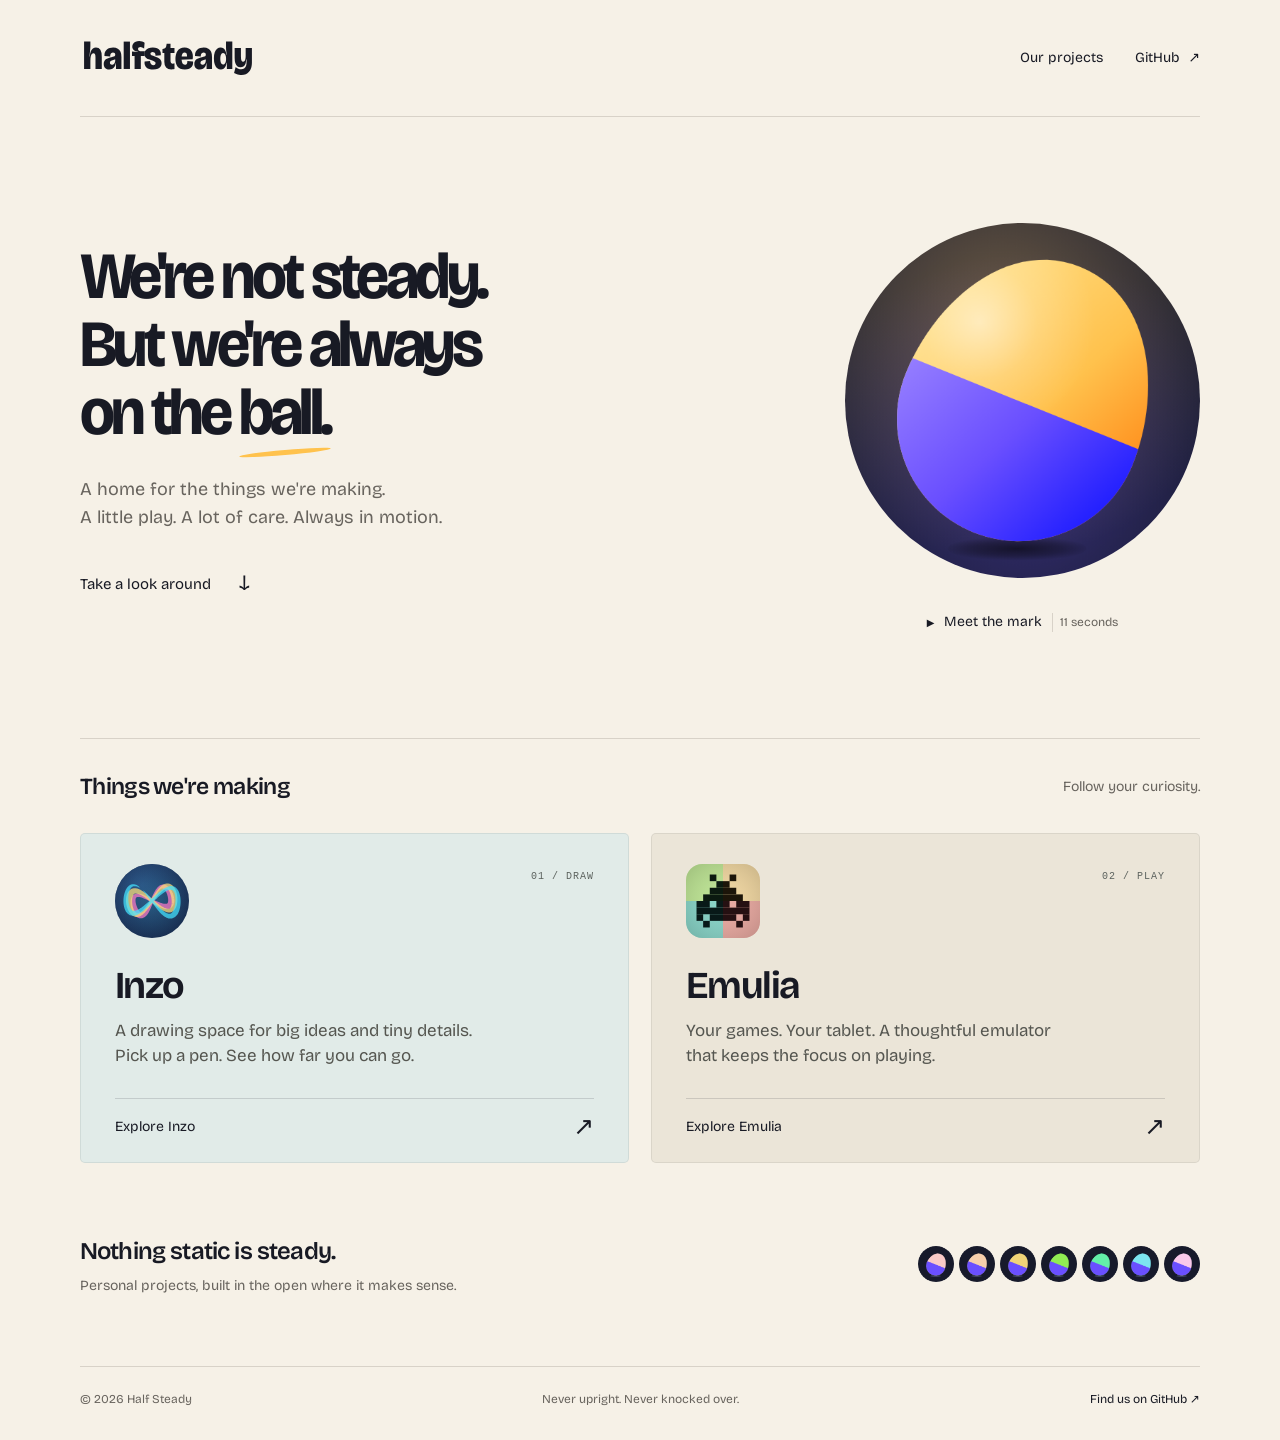
<file: site/index.html>
<!doctype html>
<html lang="en">
<head>
  <meta charset="utf-8">
  <meta name="viewport" content="width=device-width, initial-scale=1">
  <title>Half Steady — always on the ball.</title>
  <meta name="description" content="We're not steady. But we're always on the ball. Half Steady is home to Inzo, Emulia, and the things we're making.">
  <meta name="theme-color" content="#F6F1E7">
  <link rel="canonical" href="https://halfsteady.com/">
  <meta property="og:type" content="website">
  <meta property="og:url" content="https://halfsteady.com/">
  <meta property="og:title" content="Half Steady — always on the ball.">
  <meta property="og:description" content="Personal projects. A little off balance. Meet Inzo, Emulia, and the things we're making.">
  <meta property="og:image" content="https://halfsteady.com/assets/og-card.png">
  <meta property="og:image:width" content="1200">
  <meta property="og:image:height" content="630">
  <meta property="og:image:alt" content="Half Steady's amber and violet roly-poly beside the words: We're not steady. But we're always on the ball.">
  <meta name="twitter:card" content="summary_large_image">
  <meta name="twitter:title" content="Half Steady — always on the ball.">
  <meta name="twitter:description" content="Personal projects. A little off balance.">
  <meta name="twitter:image" content="https://halfsteady.com/assets/og-card.png">
  <link rel="icon" href="assets/favicon-32.png" type="image/png" sizes="32x32">
  <link rel="icon" href="assets/favicon-16.png" type="image/png" sizes="16x16">
  <link rel="apple-touch-icon" href="assets/apple-touch-icon-180.png">
  <link rel="preload" href="assets/bricolage.woff2" as="font" type="font/woff2" crossorigin>
  <link rel="stylesheet" href="style.css">
  <script src="site.js" defer></script>
</head>
<body>
  <a class="skip-link" href="#main">Skip to content</a>
  <header class="header wrap">
    <a class="home" href="./" aria-label="Half Steady home">
      <img src="assets/wordmark.svg" width="776" height="186" alt="Half Steady">
    </a>
    <nav aria-label="Main navigation">
      <a href="#projects">Our projects</a>
      <a href="https://github.com/halfsteady">GitHub <span aria-hidden="true">↗</span></a>
    </nav>
  </header>

  <main id="main" class="wrap">
    <section class="hero" aria-labelledby="headline">
      <div class="hero-copy">
        <h1 id="headline">We're not steady.<br>But we're always<br>on the <span class="ball">ball.</span></h1>
        <p class="intro">A home for the things we're making.<br>A little play. A lot of care. Always in motion.</p>
        <a class="text-link" href="#projects">Take a look around <span aria-hidden="true">↓</span></a>
      </div>
      <figure class="hero-art">
        <img class="hero-mark" src="assets/mark.png" width="500" height="500" alt="Never Over, our amber and violet roly-poly, caught mid-rock." fetchpriority="high">
        <figcaption>
          <a class="film-link" href="film.html" data-film><span class="play-icon" aria-hidden="true">▶</span> Meet the mark <span class="film-duration">11 seconds</span></a>
        </figcaption>
      </figure>
    </section>

    <section id="projects" class="projects" aria-labelledby="projects-title">
      <div class="section-heading">
        <h2 id="projects-title">Things we're making</h2>
        <span class="section-note">Follow your curiosity.</span>
      </div>
      <div class="project-grid">
        <a class="project inzo" href="https://inzo.ink/" aria-labelledby="inzo-name inzo-link">
          <div class="project-top">
            <img src="assets/inzo.svg" width="84" height="84" alt="" loading="lazy">
            <span class="project-number" aria-hidden="true">01 / DRAW</span>
          </div>
          <h3 id="inzo-name">Inzo</h3>
          <p>A drawing space for big ideas and tiny details. Pick up a pen. See how far you can go.</p>
          <div class="project-bottom"><span id="inzo-link">Explore Inzo</span><span class="project-arrow" aria-hidden="true">↗</span></div>
        </a>
        <a class="project emulia" href="https://emulia.website/" aria-labelledby="emulia-name emulia-link">
          <div class="project-top">
            <img src="assets/emulia.svg" width="84" height="84" alt="" loading="lazy">
            <span class="project-number" aria-hidden="true">02 / PLAY</span>
          </div>
          <h3 id="emulia-name">Emulia</h3>
          <p>Your games. Your tablet. A thoughtful emulator that keeps the focus on playing.</p>
          <div class="project-bottom"><span id="emulia-link">Explore Emulia</span><span class="project-arrow" aria-hidden="true">↗</span></div>
        </a>
      </div>
    </section>

    <section class="closing" aria-labelledby="closing-title">
      <div>
        <h2 id="closing-title">Nothing static is steady.</h2>
        <p>Personal projects, built in the open where it makes sense.</p>
      </div>
      <div class="family" aria-hidden="true">
        <img src="assets/family/red.png" width="36" height="36" alt="" loading="lazy">
        <img src="assets/family/orange.png" width="36" height="36" alt="" loading="lazy">
        <img src="assets/family/amber.png" width="36" height="36" alt="" loading="lazy">
        <img src="assets/family/lime.png" width="36" height="36" alt="" loading="lazy">
        <img src="assets/family/green.png" width="36" height="36" alt="" loading="lazy">
        <img src="assets/family/cyan.png" width="36" height="36" alt="" loading="lazy">
        <img src="assets/family/pink.png" width="36" height="36" alt="" loading="lazy">
      </div>
    </section>
  </main>

  <footer class="footer wrap">
    <span>© 2026 Half Steady</span>
    <span>Never upright. Never knocked over.</span>
    <a href="https://github.com/halfsteady">Find us on GitHub <span aria-hidden="true">↗</span></a>
  </footer>

  <dialog id="film-dialog" aria-labelledby="film-title">
    <div class="dialog-header"><h2 id="film-title">Mind the back.</h2><form method="dialog"><button class="close-film" aria-label="Close film">Close <span aria-hidden="true">×</span></button></form></div>
    <div id="film-player"></div>
  </dialog>
</body>
</html>
</file>
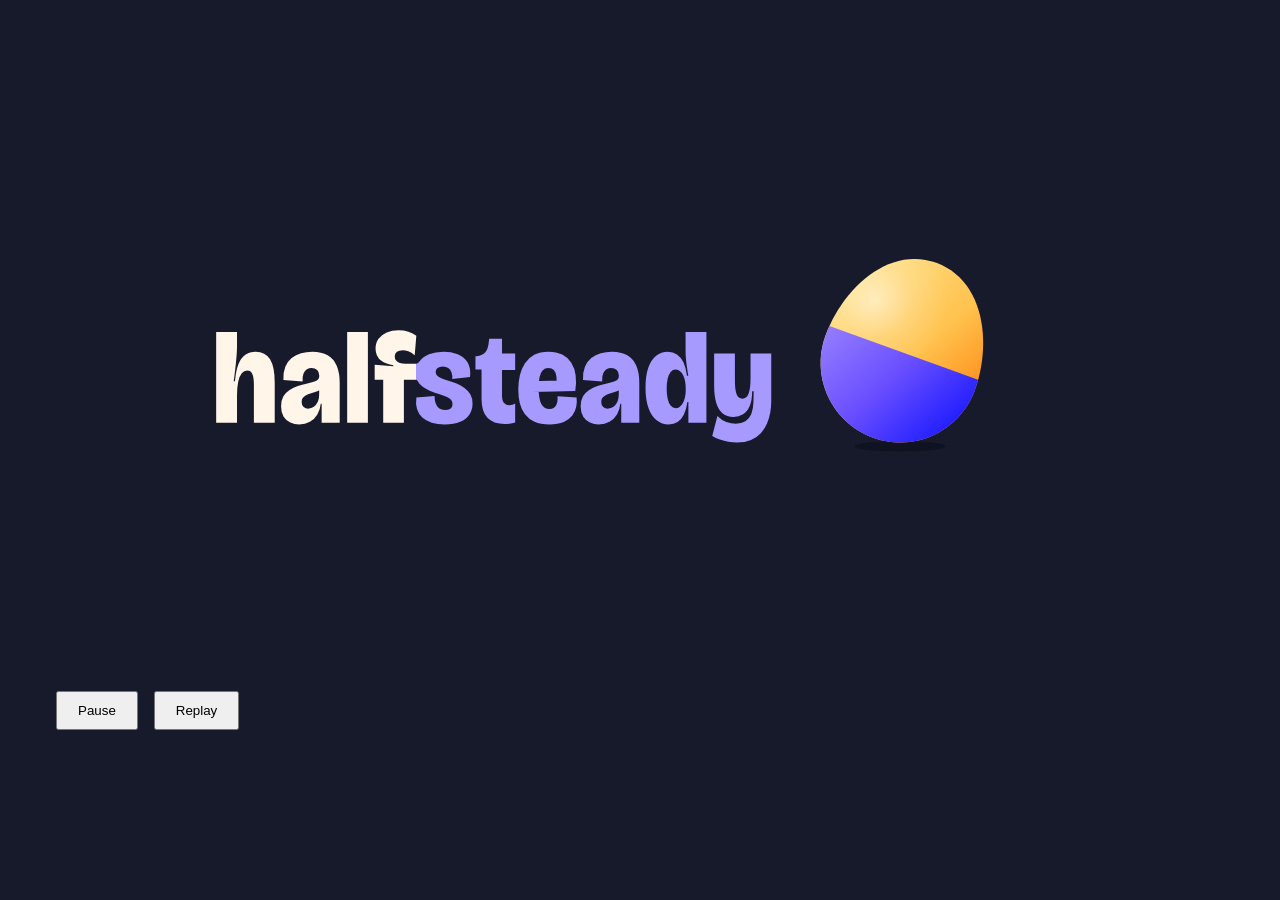
<file: site/film.html>
<!doctype html><html lang="en"><!-- Copyright 2022 The Bricolage Grotesque Project Authors (https://github.com/ateliertriay/bricolage)

This Font Software is licensed under the SIL Open Font License, Version 1.1.
This license is copied below, and is also available with a FAQ at:
https://scripts.sil.org/OFL


—————————————————————————————-
SIL OPEN FONT LICENSE Version 1.1 - 26 February 2007
—————————————————————————————-

PREAMBLE
The goals of the Open Font License (OFL) are to stimulate worldwide
development of collaborative font projects, to support the font creation
efforts of academic and linguistic communities, and to provide a free and
open framework in which fonts may be shared and improved in partnership
with others.

The OFL allows the licensed fonts to be used, studied, modified and
redistributed freely as long as they are not sold by themselves. The
fonts, including any derivative works, can be bundled, embedded,
redistributed and/or sold with any software provided that any reserved
names are not used by derivative works. The fonts and derivatives,
however, cannot be released under any other type of license. The
requirement for fonts to remain under this license does not apply
to any document created using the fonts or their derivatives.

DEFINITIONS
"Font Software" refers to the set of files released by the Copyright
Holder(s) under this license and clearly marked as such. This may
include source files, build scripts and documentation.

"Reserved Font Name" refers to any names specified as such after the
copyright statement(s).

"Original Version" refers to the collection of Font Software components as
distributed by the Copyright Holder(s).

"Modified Version" refers to any derivative made by adding to, deleting,
or substituting — in part or in whole — any of the components of the
Original Version, by changing formats or by porting the Font Software to a
new environment.

"Author" refers to any designer, engineer, programmer, technical
writer or other person who contributed to the Font Software.

PERMISSION & CONDITIONS
Permission is hereby granted, free of charge, to any person obtaining
a copy of the Font Software, to use, study, copy, merge, embed, modify,
redistribute, and sell modified and unmodified copies of the Font
Software, subject to the following conditions:

1) Neither the Font Software nor any of its individual components,
in Original or Modified Versions, may be sold by itself.

2) Original or Modified Versions of the Font Software may be bundled,
redistributed and/or sold with any software, provided that each copy
contains the above copyright notice and this license. These can be
included either as stand-alone text files, human-readable headers or
in the appropriate machine-readable metadata fields within text or
binary files as long as those fields can be easily viewed by the user.

3) No Modified Version of the Font Software may use the Reserved Font
Name(s) unless explicit written permission is granted by the corresponding
Copyright Holder. This restriction only applies to the primary font name as
presented to the users.

4) The name(s) of the Copyright Holder(s) or the Author(s) of the Font
Software shall not be used to promote, endorse or advertise any
Modified Version, except to acknowledge the contribution(s) of the
Copyright Holder(s) and the Author(s) or with their explicit written
permission.

5) The Font Software, modified or unmodified, in part or in whole,
must be distributed entirely under this license, and must not be
distributed under any other license. The requirement for fonts to
remain under this license does not apply to any document created
using the Font Software.

TERMINATION
This license becomes null and void if any of the above conditions are
not met.

DISCLAIMER
THE FONT SOFTWARE IS PROVIDED "AS IS", WITHOUT WARRANTY OF ANY KIND,
EXPRESS OR IMPLIED, INCLUDING BUT NOT LIMITED TO ANY WARRANTIES OF
MERCHANTABILITY, FITNESS FOR A PARTICULAR PURPOSE AND NONINFRINGEMENT
OF COPYRIGHT, PATENT, TRADEMARK, OR OTHER RIGHT. IN NO EVENT SHALL THE
COPYRIGHT HOLDER BE LIABLE FOR ANY CLAIM, DAMAGES OR OTHER LIABILITY,
INCLUDING ANY GENERAL, SPECIAL, INDIRECT, INCIDENTAL, OR CONSEQUENTIAL
DAMAGES, WHETHER IN AN ACTION OF CONTRACT, TORT OR OTHERWISE, ARISING
FROM, OUT OF THE USE OR INABILITY TO USE THE FONT SOFTWARE OR FROM
OTHER DEALINGS IN THE FONT SOFTWARE.
 --><meta charset="utf-8"><meta name="viewport" content="width=device-width,initial-scale=1"><meta name="robots" content="noindex"><title>Half Steady — Pressed</title><style>body{margin:0;background:#171A2B;color:#FFF6E9;font:16px system-ui}main{max-width:1200px;margin:auto}#film{aspect-ratio:16/9}svg{display:block;width:100%;height:100%}button{padding:10px 20px;margin:16px 0 16px 16px}</style><main><div id="film"></div><button id="play">Pause</button><button id="replay">Replay</button></main><script>/* Taking Steady / round two. Rigid source artwork, articulated toy limbs,
 * independently positioned outlined words. No font or network dependency.
 */
(function(root){
'use strict';
const DATA={"geometry":{"r":265.0,"h":620.0,"lean":22.0,"centre":[492.8578813727503,553.0403607835563]},"face":{"half":{"letters":[{"ch":"h","path":"M29.1995849609375 0V289.0006103515625V691.99951171875H187.9993896484375V577.6005859375Q187.9993896484375 555.4005126953125 185.4993896484375 520.9005126953125Q182.9993896484375 486.4005126953125 178.8994140625 448.00054931640625Q174.7994384765625 409.6005859375 170.49945068359375 374.70062255859375Q166.199462890625 339.8006591796875 163.199462890625 316.20068359375H172.199462890625Q179.9993896484375 397.6005859375 199.39923095703125 447.10040283203125Q218.799072265625 496.6002197265625 251.39874267578125 518.9000854492188Q283.9984130859375 541.199951171875 329.597900390625 541.199951171875Q404.197265625 541.199951171875 439.79693603515625 483.30010986328125Q475.3966064453125 425.4002685546875 475.3966064453125 305.400390625V0H316.5968017578125V290.39990234375Q316.5968017578125 346.7999267578125 304.7969970703125 372.19989013671875Q292.9971923828125 397.599853515625 265.797607421875 397.599853515625Q241.39794921875 397.599853515625 224.1983642578125 377.0999755859375Q206.998779296875 356.60009765625 197.49908447265625 314.4005126953125Q187.9993896484375 272.200927734375 187.9993896484375 208.2017822265625V0Z","x":0.0,"width":78.06281553267819,"bounds":[29.1995849609375,0,475.3966064453125,691.99951171875],"grip":[78.06281553267819,-79.8128639340239],"top":-147.44894042471768,"bottom":-26.382623011176136,"transform":"scale(0.174951 -0.174951) translate(-29.1996 0)","gripLeft":[0.0,-26.382623011176136]},{"ch":"a","path":"M152.1986083984375 -13.199951171875Q115.3988037109375 -13.199951171875 83.99908447265625 1.2000732421875Q52.599365234375 15.60009765625 33.1995849609375 45.70001220703125Q13.7998046875 75.7999267578125 13.7998046875 123.1995849609375Q13.7998046875 170.5994873046875 31.5997314453125 200.89947509765625Q49.399658203125 231.199462890625 78.5994873046875 250.0994873046875Q107.79931640625 268.99951171875 141.59906005859375 279.299560546875Q175.3988037109375 289.599609375 206.3984375 296.9996337890625Q247.5977783203125 306.599609375 268.59747314453125 314.19970703125Q289.59716796875 321.7998046875 297.29705810546875 331.99993896484375Q304.9969482421875 342.2000732421875 304.9969482421875 358.6002197265625Q304.9969482421875 387.2001953125 288.89727783203125 401.8001708984375Q272.797607421875 416.400146484375 245.798095703125 416.400146484375Q226.998291015625 416.400146484375 210.5986328125 406.60003662109375Q194.198974609375 396.7999267578125 184.999267578125 374.2998046875Q175.799560546875 351.7996826171875 177.9996337890625 313.399658203125L31.5994873046875 325.7998046875Q29.199462890625 384.799560546875 46.19921875 426.09954833984375Q63.198974609375 467.3995361328125 94.4986572265625 492.69964599609375Q125.79833984375 517.999755859375 166.29815673828125 529.599853515625Q206.7979736328125 541.199951171875 251.798095703125 541.199951171875Q322.3975830078125 541.199951171875 368.79730224609375 514.10009765625Q415.197021484375 487.000244140625 437.89691162109375 434.3004150390625Q460.5968017578125 381.6005859375 460.5968017578125 303.400634765625V196.1998291015625Q460.5968017578125 163.599853515625 460.5968017578125 130.69989013671875Q460.5968017578125 97.7999267578125 460.5968017578125 65.199951171875Q460.5968017578125 32.5999755859375 460.5968017578125 0H322.9969482421875Q322.9969482421875 35.199951171875 322.9969482421875 70.79986572265625Q322.9969482421875 106.3997802734375 322.9969482421875 144.599609375H316.1968994140625Q312.1968994140625 98.3995361328125 290.49713134765625 62.69964599609375Q268.79736328125 26.999755859375 233.49774169921875 6.89990234375Q198.1981201171875 -13.199951171875 152.1986083984375 -13.199951171875ZM220.398681640625 107.2001953125Q234.5985107421875 107.2001953125 249.2982177734375 113.50018310546875Q263.9979248046875 119.8001708984375 276.49761962890625 133.2000732421875Q288.997314453125 146.5999755859375 296.59710693359375 167.69964599609375Q304.1968994140625 188.79931640625 304.1968994140625 217.398681640625V260.1998291015625L328.7967529296875 268.400146484375Q320.7967529296875 255.8001708984375 305.69696044921875 247.60015869140625Q290.59716796875 239.400146484375 272.59747314453125 234.10009765625Q254.5977783203125 228.800048828125 236.6981201171875 223.29998779296875Q218.7984619140625 217.7999267578125 203.998779296875 210.09991455078125Q189.1990966796875 202.39990234375 179.8992919921875 190.09991455078125Q170.5994873046875 177.7999267578125 170.5994873046875 157.800048828125Q170.5994873046875 131.4000244140625 185.499267578125 119.30010986328125Q200.3990478515625 107.2001953125 220.398681640625 107.2001953125Z","x":83.03199622676226,"width":78.1677821309162,"bounds":[13.7998046875,-13.199951171875,460.5968017578125,541.199951171875],"grip":[78.1677821309162,-79.46300374840128],"top":-121.06633876991961,"bottom":-24.073272424427493,"transform":"scale(0.174951 -0.174951) translate(-13.7998 0)","gripLeft":[0.0,-47.93656893962281]},{"ch":"l","path":"M29.1995849609375 0V691.99951171875H187.1993408203125V0Z","x":168.65319701856632,"width":27.642286259166546,"bounds":[29.1995849609375,0,187.1993408203125,691.99951171875],"grip":[27.642286259166546,-147.44894042471768],"top":-147.44894042471768,"bottom":-26.382623011176136,"transform":"scale(0.174951 -0.174951) translate(-29.1996 0)","gripLeft":[0.0,-26.382623011176136]},{"ch":"f","path":"M75.99951171875 0V328.2003173828125H11V441.400146484375L152.798828125 431.2001953125V438.8001708984375Q96.1990966796875 447.000244140625 66.99920654296875 467.8001708984375Q37.79931640625 488.60009765625 27.6993408203125 515.0Q17.599365234375 541.39990234375 17.599365234375 564.39990234375Q17.599365234375 607.7998046875 40.29925537109375 639.4996948242188Q62.9991455078125 671.1995849609375 102.69891357421875 688.1995239257812Q142.398681640625 705.199462890625 192.598388671875 705.199462890625Q233.59814453125 705.199462890625 267.8980712890625 693.99951171875Q302.197998046875 682.799560546875 328.3978271484375 662.19970703125L316.1978759765625 514.999755859375Q289.9979248046875 535.599853515625 267.59808349609375 544.0997924804688Q245.1982421875 552.5997314453125 223.99853515625 552.5997314453125Q197.19873046875 552.5997314453125 180.4989013671875 540.5997924804688Q163.799072265625 528.599853515625 163.799072265625 503.800048828125Q163.799072265625 485.599853515625 174.39923095703125 473.19989013671875Q184.9993896484375 460.7999267578125 202.8994140625 455.10003662109375Q220.7994384765625 449.400146484375 243.9990234375 449.400146484375H325.9979248046875V328.2003173828125H233.599365234375V0Z","x":201.33420033882874,"width":55.5292098291808,"bounds":[11,0,328.3978271484375,705.199462890625],"grip":[55.5292098291808,-142.23542140907892],"top":-149.75829101146633,"bottom":-26.382623011176136,"transform":"scale(0.174951 -0.174951) translate(-11 0)","gripLeft":[0.0,-83.80174416171502]}],"width":256.8634101680095},"steady":{"letters":[{"ch":"s","path":"M238.998291015625 -13.199951171875Q183.1981201171875 -13.199951171875 140.0982666015625 0.1002197265625Q96.9984130859375 13.400390625 68.69873046875 39.40057373046875Q40.3990478515625 65.4007568359375 28.4993896484375 103.70074462890625Q16.5997314453125 142.000732421875 23.5999755859375 191.8004150390625L162.1998291015625 203.8004150390625Q162.19970703125 172.00048828125 170.3994140625 147.7003173828125Q178.59912109375 123.400146484375 196.19879150390625 110.199951171875Q213.7984619140625 96.999755859375 241.9981689453125 96.999755859375Q266.19775390625 96.999755859375 282.6973876953125 107.29974365234375Q299.197021484375 117.5997314453125 299.197021484375 141.399658203125Q299.197021484375 160.800048828125 289.1968994140625 173.50030517578125Q279.19677734375 186.2005615234375 257.69677734375 196.30072021484375Q236.19677734375 206.40087890625 201.1971435546875 217.6009521484375Q162.597900390625 229.8009033203125 129.598388671875 242.60089111328125Q96.598876953125 255.40087890625 72.19915771484375 273.20086669921875Q47.7994384765625 291.0008544921875 34.3995361328125 316.7008056640625Q20.9996337890625 342.4007568359375 20.9996337890625 379.400634765625Q20.9996337890625 430.400390625 46.8994140625 466.500244140625Q72.7991943359375 502.60009765625 119.79888916015625 521.9000244140625Q166.798583984375 541.199951171875 230.79833984375 541.199951171875Q289.7982177734375 541.199951171875 338.19793701171875 522.199951171875Q386.59765625 503.199951171875 413.29742431640625 460.79998779296875Q439.9971923828125 418.4000244140625 432.397216796875 348.2000732421875L296.79736328125 333.199951171875Q299.79736328125 362.199951171875 291.5975341796875 383.5Q283.397705078125 404.800048828125 266.7979736328125 416.30010986328125Q250.1982421875 427.8001708984375 225.3985595703125 427.8001708984375Q198.9990234375 427.8001708984375 184.8992919921875 416.1002197265625Q170.799560546875 404.4002685546875 170.799560546875 386.600341796875Q170.799560546875 370.4002685546875 181.69952392578125 358.90020751953125Q192.5994873046875 347.400146484375 214.09930419921875 338.90008544921875Q235.59912109375 330.4000244140625 267.398681640625 320.5999755859375Q297.7984619140625 311.1998291015625 330.19818115234375 298.19970703125Q362.597900390625 285.1995849609375 390.1976318359375 265.49951171875Q417.79736328125 245.7994384765625 434.79718017578125 216.39947509765625Q451.7969970703125 186.99951171875 451.7969970703125 144.19970703125Q451.7969970703125 98.39990234375 428.19720458984375 62.5999755859375Q404.597412109375 26.800048828125 357.59771728515625 6.800048828125Q310.5980224609375 -13.199951171875 238.998291015625 -13.199951171875Z","x":0.0,"width":75.36862301302028,"bounds":[20.9996337890625,-13.199951171875,451.7969970703125,541.199951171875],"grip":[75.36862301302028,-51.61057072897795],"top":-121.06633876991961,"bottom":-24.073272424427493,"transform":"scale(0.174951 -0.174951) translate(-20.9996 0)","gripLeft":[0.0,-92.75931388679447]},{"ch":"t","path":"M226.5987548828125 -10.39990234375Q139.59912109375 -10.39990234375 94.899169921875 36.90008544921875Q50.19921875 84.2000732421875 50.19921875 183V404.8001708984375H3.7999267578125V506.8001708984375H10.8001708984375Q60.7994384765625 511.5999755859375 80.799072265625 538.299560546875Q100.7987060546875 564.9991455078125 105.9986572265625 619.3983154296875L108.3988037109375 640.199462890625H206.198974609375V528H306.397705078125V401.2001953125H206.198974609375V204.8004150390625Q206.198974609375 166.8004150390625 221.8988037109375 149.600341796875Q237.5986328125 132.4002685546875 261.3984375 132.4002685546875Q272.998291015625 132.4002685546875 284.59808349609375 136.000244140625Q296.1978759765625 139.6002197265625 306.397705078125 146.2001953125V1.199951171875Q282.59814453125 -5.7999267578125 262.9984130859375 -8.09991455078125Q243.398681640625 -10.39990234375 226.5987548828125 -10.39990234375Z","x":76.243892812041,"width":52.939919838626686,"bounds":[3.7999267578125,-10.39990234375,306.397705078125,640.199462890625],"grip":[52.939919838626686,-118.75698818317098],"top":-138.38644681415633,"bottom":-24.563145024709,"transform":"scale(0.174951 -0.174951) translate(-3.79993 0)","gripLeft":[0.0,-97.20299954196815]},{"ch":"e","path":"M256.1981201171875 -13.199951171875Q187.99853515625 -13.199951171875 142.49884033203125 7.29998779296875Q96.9991455078125 27.7999267578125 69.599365234375 64.29986572265625Q42.1995849609375 100.7998046875 30.49969482421875 149.1998291015625Q18.7998046875 197.599853515625 18.7998046875 253Q18.7998046875 309.5999755859375 30.899658203125 361.199951171875Q42.99951171875 412.7999267578125 69.69927978515625 453.49993896484375Q96.3990478515625 494.199951171875 140.29876708984375 517.699951171875Q184.198486328125 541.199951171875 248.1982421875 541.199951171875Q310.1978759765625 541.199951171875 353.69757080078125 519.1000366210938Q397.197265625 497.0001220703125 422.79705810546875 456.6002197265625Q448.3968505859375 416.2003173828125 455.89678955078125 361.80035400390625Q463.396728515625 307.400390625 453.19677734375 242.600341796875L120.1998291015625 235.000244140625V316.599853515625L326.796630859375 321.599853515625L308.5968017578125 270.9998779296875Q314.19677734375 320.2000732421875 309.29693603515625 352.5001220703125Q304.3970947265625 384.8001708984375 289.597412109375 400.900146484375Q274.7977294921875 417.0001220703125 248.1982421875 417.0001220703125Q219.998779296875 417.0001220703125 203.59912109375 398.60015869140625Q187.199462890625 380.2001953125 180.599609375 346.500244140625Q173.999755859375 312.80029296875 173.999755859375 266.2003173828125Q173.999755859375 180 194.1993408203125 142.199951171875Q214.39892578125 104.39990234375 256.798095703125 104.39990234375Q275.997802734375 104.39990234375 288.19757080078125 111.79998779296875Q300.3973388671875 119.2000732421875 307.39715576171875 132.3001708984375Q314.39697265625 145.4002685546875 316.796875 163.100341796875Q319.19677734375 180.8004150390625 317.7967529296875 201.400390625L462.99658203125 191.4002685546875Q467.5966796875 157.6002197265625 460.496826171875 121.8001708984375Q453.39697265625 86.0001220703125 430.59716796875 55.40008544921875Q407.79736328125 24.800048828125 365.297607421875 5.800048828125Q322.7978515625 -13.199951171875 256.1981201171875 -13.199951171875Z","x":131.35357795031894,"width":78.02929259673851,"bounds":[18.7998046875,-13.199951171875,464.8052133781828,541.199951171875],"grip":[77.71286992154326,-59.86837737005603],"top":-121.06633876991961,"bottom":-24.073272424427493,"transform":"scale(0.174951 -0.174951) translate(-18.7998 0)","gripLeft":[0.0,-70.64533965609033]},{"ch":"a","path":"M152.1986083984375 -13.199951171875Q115.3988037109375 -13.199951171875 83.99908447265625 1.2000732421875Q52.599365234375 15.60009765625 33.1995849609375 45.70001220703125Q13.7998046875 75.7999267578125 13.7998046875 123.1995849609375Q13.7998046875 170.5994873046875 31.5997314453125 200.89947509765625Q49.399658203125 231.199462890625 78.5994873046875 250.0994873046875Q107.79931640625 268.99951171875 141.59906005859375 279.299560546875Q175.3988037109375 289.599609375 206.3984375 296.9996337890625Q247.5977783203125 306.599609375 268.59747314453125 314.19970703125Q289.59716796875 321.7998046875 297.29705810546875 331.99993896484375Q304.9969482421875 342.2000732421875 304.9969482421875 358.6002197265625Q304.9969482421875 387.2001953125 288.89727783203125 401.8001708984375Q272.797607421875 416.400146484375 245.798095703125 416.400146484375Q226.998291015625 416.400146484375 210.5986328125 406.60003662109375Q194.198974609375 396.7999267578125 184.999267578125 374.2998046875Q175.799560546875 351.7996826171875 177.9996337890625 313.399658203125L31.5994873046875 325.7998046875Q29.199462890625 384.799560546875 46.19921875 426.09954833984375Q63.198974609375 467.3995361328125 94.4986572265625 492.69964599609375Q125.79833984375 517.999755859375 166.29815673828125 529.599853515625Q206.7979736328125 541.199951171875 251.798095703125 541.199951171875Q322.3975830078125 541.199951171875 368.79730224609375 514.10009765625Q415.197021484375 487.000244140625 437.89691162109375 434.3004150390625Q460.5968017578125 381.6005859375 460.5968017578125 303.400634765625V196.1998291015625Q460.5968017578125 163.599853515625 460.5968017578125 130.69989013671875Q460.5968017578125 97.7999267578125 460.5968017578125 65.199951171875Q460.5968017578125 32.5999755859375 460.5968017578125 0H322.9969482421875Q322.9969482421875 35.199951171875 322.9969482421875 70.79986572265625Q322.9969482421875 106.3997802734375 322.9969482421875 144.599609375H316.1968994140625Q312.1968994140625 98.3995361328125 290.49713134765625 62.69964599609375Q268.79736328125 26.999755859375 233.49774169921875 6.89990234375Q198.1981201171875 -13.199951171875 152.1986083984375 -13.199951171875ZM220.398681640625 107.2001953125Q234.5985107421875 107.2001953125 249.2982177734375 113.50018310546875Q263.9979248046875 119.8001708984375 276.49761962890625 133.2000732421875Q288.997314453125 146.5999755859375 296.59710693359375 167.69964599609375Q304.1968994140625 188.79931640625 304.1968994140625 217.398681640625V260.1998291015625L328.7967529296875 268.400146484375Q320.7967529296875 255.8001708984375 305.69696044921875 247.60015869140625Q290.59716796875 239.400146484375 272.59747314453125 234.10009765625Q254.5977783203125 228.800048828125 236.6981201171875 223.29998779296875Q218.7984619140625 217.7999267578125 203.998779296875 210.09991455078125Q189.1990966796875 202.39990234375 179.8992919921875 190.09991455078125Q170.5994873046875 177.7999267578125 170.5994873046875 157.800048828125Q170.5994873046875 131.4000244140625 185.499267578125 119.30010986328125Q200.3990478515625 107.2001953125 220.398681640625 107.2001953125Z","x":212.53105037419317,"width":78.1677821309162,"bounds":[13.7998046875,-13.199951171875,460.5968017578125,541.199951171875],"grip":[78.1677821309162,-79.46300374840128],"top":-121.06633876991961,"bottom":-24.073272424427493,"transform":"scale(0.174951 -0.174951) translate(-13.7998 0)","gripLeft":[0.0,-47.93656893962281]},{"ch":"d","path":"M195.79833984375 -13.199951171875Q143.1986083984375 -13.199951171875 103.2989501953125 18.60009765625Q63.3992919921875 50.400146484375 41.09954833984375 113.0001220703125Q18.7998046875 175.60009765625 18.7998046875 267.1998291015625Q18.7998046875 359.7999267578125 40.399658203125 420.49993896484375Q61.99951171875 481.199951171875 100.19915771484375 510.7999267578125Q138.3988037109375 540.39990234375 188.1982421875 540.39990234375Q228.597900390625 540.39990234375 258.49755859375 520.599853515625Q288.397216796875 500.7998046875 307.59698486328125 460.39984130859375Q326.7967529296875 419.9998779296875 334.9967041015625 358.0001220703125H344.396728515625Q338.9967041015625 392.0001220703125 334.19671630859375 424.60009765625Q329.396728515625 457.2000732421875 326.69671630859375 487.20001220703125Q323.9967041015625 517.199951171875 323.9967041015625 542.9998779296875V691.99951171875H482.7965087890625V210.801513671875V0H345.396728515625V158.19970703125H337.9967041015625Q329.3968505859375 98.599609375 310.4970703125 60.49969482421875Q291.5972900390625 22.3997802734375 263.09759521484375 4.59991455078125Q234.597900390625 -13.199951171875 195.79833984375 -13.199951171875ZM249.1981201171875 110.5997314453125Q264.597900390625 110.5997314453125 278.39764404296875 120.09979248046875Q292.1973876953125 129.599853515625 302.59716796875 147.79986572265625Q312.9969482421875 165.9998779296875 319.0968017578125 191.3997802734375Q325.1966552734375 216.7996826171875 325.1966552734375 248.599365234375V261.19970703125Q325.1966552734375 289.599609375 320.7967529296875 312.89959716796875Q316.3968505859375 336.1995849609375 308.99700927734375 353.69964599609375Q301.59716796875 371.19970703125 291.79736328125 382.8997802734375Q281.99755859375 394.599853515625 270.89776611328125 400.39990234375Q259.7979736328125 406.199951171875 248.1981201171875 406.199951171875Q225.5986328125 406.199951171875 210.198974609375 387.40008544921875Q194.79931640625 368.6002197265625 187.39947509765625 335.1002197265625Q179.9996337890625 301.6002197265625 179.9996337890625 256.9998779296875Q179.9996337890625 214.7996826171875 187.7994384765625 181.399658203125Q195.5992431640625 147.9996337890625 210.9989013671875 129.2996826171875Q226.3985595703125 110.5997314453125 249.1981201171875 110.5997314453125Z","x":296.5077459850976,"width":81.17689580166623,"bounds":[18.7998046875,-13.199951171875,482.7965087890625,691.99951171875],"grip":[81.17689580166623,-147.44894042471768],"top":-147.44894042471768,"bottom":-24.073272424427493,"transform":"scale(0.174951 -0.174951) translate(-18.7998 0)","gripLeft":[0.0,-73.12962033565029]},{"ch":"y","path":"M198.598388671875 -150.7996826171875Q167.3983154296875 -150.7996826171875 133.59844970703125 -145.19964599609375Q99.798583984375 -139.599609375 67.99884033203125 -128.39959716796875Q36.1990966796875 -117.1995849609375 9.9993896484375 -101.399658203125L49.3995361328125 50.7996826171875Q79.399169921875 19.599853515625 117.0987548828125 5.79986572265625Q154.79833984375 -8.0001220703125 189.3983154296875 -8.0001220703125Q233.5980224609375 -8.0001220703125 263.0977783203125 10.6998291015625Q292.5975341796875 29.3997802734375 307.79742431640625 66.499755859375Q322.997314453125 103.5997314453125 324.1973876953125 159.1998291015625L325.7974853515625 240.399169921875H314.3973388671875Q313.9974365234375 170.399169921875 295.49755859375 126.89923095703125Q276.9976806640625 83.3992919921875 244.99786376953125 63.599365234375Q212.998046875 43.7994384765625 171.79833984375 43.7994384765625Q121.998779296875 43.7994384765625 89.49908447265625 70.19927978515625Q56.9993896484375 96.59912109375 40.799560546875 149.798828125Q24.5997314453125 202.99853515625 24.5997314453125 283.9981689453125V528H182.799560546875V323.197998046875Q182.799560546875 249.7987060546875 195.999267578125 216.3990478515625Q209.198974609375 182.9993896484375 239.7984619140625 182.9993896484375Q256.5982666015625 182.9993896484375 268.69805908203125 193.29937744140625Q280.7978515625 203.599365234375 287.9976806640625 223.8992919921875Q295.197509765625 244.19921875 298.597412109375 274.09906005859375Q301.997314453125 303.9989013671875 301.997314453125 342.9986572265625V528H459.797119140625V161.600341796875Q459.797119140625 121.201171875 452.3973388671875 77.701416015625Q444.99755859375 34.20166015625 427.59783935546875 -6.2984619140625Q410.1981201171875 -46.798583984375 380.29833984375 -79.598876953125Q350.3985595703125 -112.399169921875 305.6986083984375 -131.59942626953125Q260.9986572265625 -150.7996826171875 198.598388671875 -150.7996826171875Z","x":382.4438252152376,"width":78.6927646167528,"bounds":[9.9993896484375,-150.7996826171875,459.797119140625,528],"grip":[78.6927646167528,-118.75698818317098],"top":-118.75698818317098,"bottom":0.0,"transform":"scale(0.174951 -0.174951) translate(-9.99939 0)","gripLeft":[0.0,-8.642605861231193]}],"width":461.1365898319904},"baseline":-26.382623011176136,"gap":72,"name":"Bricolage Grotesque","axes":{"wght":800,"wdth":90,"opsz":96},"contact":{"gap":-1.1200281847919225,"y":-92.8,"geometric_gap":-0.42002818479192244,"overlap_for_raster":0.7,"sampling_step":0.1}},"materials":{"night-colour":{"defs":"<linearGradient xmlns=\"http://www.w3.org/2000/svg\" id=\"ROBOT-0\" gradientUnits=\"userSpaceOnUse\" x1=\"227.898\" y1=\"208.249\" x2=\"772.102\" y2=\"818\" data-light=\"\" gradientTransform=\"rotate(0 492.858 553.04)\"><stop offset=\"0\" stop-color=\"#FFEA9A\" /><stop offset=\"0.55\" stop-color=\"#FFC24D\" /><stop offset=\"1\" stop-color=\"#FF7100\" /></linearGradient><linearGradient xmlns=\"http://www.w3.org/2000/svg\" id=\"ROBOT-1\" gradientUnits=\"userSpaceOnUse\" x1=\"227.898\" y1=\"208.249\" x2=\"772.102\" y2=\"818\" data-light=\"\" gradientTransform=\"rotate(0 492.858 553.04)\"><stop offset=\"0\" stop-color=\"#B19CFF\" /><stop offset=\"0.55\" stop-color=\"#6A4FFF\" /><stop offset=\"1\" stop-color=\"#020AFF\" /></linearGradient><radialGradient xmlns=\"http://www.w3.org/2000/svg\" id=\"ROBOT-s\" gradientUnits=\"userSpaceOnUse\" cx=\"407.485\" cy=\"342.395\" r=\"250.334\" data-light=\"\" gradientTransform=\"rotate(0 492.858 553.04)\"><stop offset=\"0\" stop-color=\"#FFFFFF\" stop-opacity=\"0.52\" /><stop offset=\"0.5\" stop-color=\"#FFFFFF\" stop-opacity=\"0.16\" /><stop offset=\"1\" stop-color=\"#FFFFFF\" stop-opacity=\"0\" /></radialGradient><radialGradient xmlns=\"http://www.w3.org/2000/svg\" id=\"ROBOT-g\" gradientUnits=\"userSpaceOnUse\" cx=\"420\" cy=\"360\" r=\"760\"><stop offset=\"0\" stop-color=\"#232741\" /><stop offset=\"1\" stop-color=\"#171A2B\" /></radialGradient><radialGradient xmlns=\"http://www.w3.org/2000/svg\" id=\"ROBOT-h\" gradientUnits=\"userSpaceOnUse\" cx=\"488.233\" cy=\"834\" r=\"160\" gradientTransform=\"translate(0 696.39) scale(1 0.165)\"><stop offset=\"0\" stop-color=\"#000000\" stop-opacity=\"0.55\" /><stop offset=\"0.6\" stop-color=\"#000000\" stop-opacity=\"0.28\" /><stop offset=\"1\" stop-color=\"#000000\" stop-opacity=\"0\" /></radialGradient><radialGradient xmlns=\"http://www.w3.org/2000/svg\" id=\"ROBOT-b1\" gradientUnits=\"userSpaceOnUse\" cx=\"456.464\" cy=\"342.395\" r=\"516.993\"><stop offset=\"0\" stop-color=\"#FFC24D\" stop-opacity=\"0.34\" /><stop offset=\"1\" stop-color=\"#FFC24D\" stop-opacity=\"0\" /></radialGradient><radialGradient xmlns=\"http://www.w3.org/2000/svg\" id=\"ROBOT-b2\" gradientUnits=\"userSpaceOnUse\" cx=\"510.884\" cy=\"708.245\" r=\"516.993\"><stop offset=\"0\" stop-color=\"#6A4FFF\" stop-opacity=\"0.30\" /><stop offset=\"1\" stop-color=\"#6A4FFF\" stop-opacity=\"0\" /></radialGradient><clipPath xmlns=\"http://www.w3.org/2000/svg\" id=\"ROBOT-c\"><path d=\"M 247.154 453.77 L 242.295 466.765 L 238.124 479.996 L 234.65 493.428 L 231.884 507.024 L 229.833 520.745 L 228.503 534.555 L 227.898 548.415 L 228.019 562.289 L 228.866 576.137 L 230.437 589.921 L 232.727 603.605 L 235.73 617.15 L 239.437 630.519 L 243.839 643.676 L 248.924 656.584 L 254.677 669.209 L 261.084 681.515 L 268.125 693.469 L 275.783 705.038 L 284.035 716.191 L 292.86 726.896 L 302.233 737.125 L 312.128 746.849 L 322.519 756.042 L 333.377 764.679 L 344.672 772.735 L 356.373 780.19 L 368.448 787.021 L 380.864 793.212 L 393.587 798.744 L 406.582 803.603 L 419.814 807.775 L 433.246 811.248 L 446.841 814.014 L 460.563 816.065 L 474.372 817.395 L 488.233 818 L 502.106 817.879 L 515.954 817.032 L 529.739 815.461 L 543.422 813.172 L 556.967 810.169 L 570.336 806.461 L 583.493 802.059 L 596.402 796.974 L 609.026 791.221 L 621.332 784.815 L 633.286 777.773 L 644.856 770.116 L 656.008 761.863 L 666.714 753.038 L 676.942 743.665 L 686.667 733.77 L 695.86 723.379 L 704.496 712.521 L 712.553 701.226 L 720.007 689.525 L 726.839 677.45 L 733.029 665.034 L 738.562 652.311 L 745.413 634.226 L 751.53 615.718 L 756.893 596.855 L 761.481 577.707 L 765.275 558.342 L 768.253 538.83 L 770.398 519.24 L 771.687 499.64 L 772.102 480.099 L 771.621 460.687 L 770.226 441.473 L 767.896 422.525 L 764.61 403.913 L 760.349 385.705 L 755.093 367.971 L 748.821 350.78 L 741.514 334.2 L 733.152 318.301 L 723.714 303.151 L 713.18 288.82 L 701.53 275.377 L 688.745 262.89 L 674.803 251.429 L 659.686 241.063 L 643.373 231.86 L 625.843 223.89 L 607.697 217.446 L 589.569 212.734 L 571.494 209.69 L 553.504 208.249 L 535.633 208.35 L 517.914 209.928 L 500.382 212.919 L 483.069 217.261 L 466.009 222.889 L 449.235 229.739 L 432.782 237.749 L 416.682 246.855 L 400.968 256.992 L 385.676 268.098 L 370.837 280.109 L 356.486 292.962 L 342.656 306.592 L 329.38 320.936 L 316.692 335.931 L 304.626 351.513 L 293.215 367.618 L 282.492 384.183 L 272.491 401.144 L 263.245 418.438 L 254.788 436.001 L 247.154 453.77 Z\" /></clipPath><mask id=\"ROBOT-upper\" maskUnits=\"userSpaceOnUse\" x=\"-1000\" y=\"-1000\" width=\"3000\" height=\"3000\"><path d=\"M 247.154 453.77 L 242.295 466.765 L 238.124 479.996 L 234.65 493.428 L 231.884 507.024 L 229.833 520.745 L 228.503 534.555 L 227.898 548.415 L 228.019 562.289 L 228.866 576.137 L 230.437 589.921 L 232.727 603.605 L 235.73 617.15 L 239.437 630.519 L 243.839 643.676 L 248.924 656.584 L 254.677 669.209 L 261.084 681.515 L 268.125 693.469 L 275.783 705.038 L 284.035 716.191 L 292.86 726.896 L 302.233 737.125 L 312.128 746.849 L 322.519 756.042 L 333.377 764.679 L 344.672 772.735 L 356.373 780.19 L 368.448 787.021 L 380.864 793.212 L 393.587 798.744 L 406.582 803.603 L 419.814 807.775 L 433.246 811.248 L 446.841 814.014 L 460.563 816.065 L 474.372 817.395 L 488.233 818 L 502.106 817.879 L 515.954 817.032 L 529.739 815.461 L 543.422 813.172 L 556.967 810.169 L 570.336 806.461 L 583.493 802.059 L 596.402 796.974 L 609.026 791.221 L 621.332 784.815 L 633.286 777.773 L 644.856 770.116 L 656.008 761.863 L 666.714 753.038 L 676.942 743.665 L 686.667 733.77 L 695.86 723.379 L 704.496 712.521 L 712.553 701.226 L 720.007 689.525 L 726.839 677.45 L 733.029 665.034 L 738.562 652.311 L 745.413 634.226 L 751.53 615.718 L 756.893 596.855 L 761.481 577.707 L 765.275 558.342 L 768.253 538.83 L 770.398 519.24 L 771.687 499.64 L 772.102 480.099 L 771.621 460.687 L 770.226 441.473 L 767.896 422.525 L 764.61 403.913 L 760.349 385.705 L 755.093 367.971 L 748.821 350.78 L 741.514 334.2 L 733.152 318.301 L 723.714 303.151 L 713.18 288.82 L 701.53 275.377 L 688.745 262.89 L 674.803 251.429 L 659.686 241.063 L 643.373 231.86 L 625.843 223.89 L 607.697 217.446 L 589.569 212.734 L 571.494 209.69 L 553.504 208.249 L 535.633 208.35 L 517.914 209.928 L 500.382 212.919 L 483.069 217.261 L 466.009 222.889 L 449.235 229.739 L 432.782 237.749 L 416.682 246.855 L 400.968 256.992 L 385.676 268.098 L 370.837 280.109 L 356.486 292.962 L 342.656 306.592 L 329.38 320.936 L 316.692 335.931 L 304.626 351.513 L 293.215 367.618 L 282.492 384.183 L 272.491 401.144 L 263.245 418.438 L 254.788 436.001 L 247.154 453.77 Z\" fill=\"white\"/><path d=\"M 135.403 369.987 L 234.864 390.758 L 261.114 440.191 L 314.337 422.867 L 340.587 472.3 L 393.81 454.976 L 420.06 504.409 L 473.283 487.085 L 499.533 536.518 L 552.755 519.194 L 579.006 568.628 L 632.228 551.304 L 658.479 600.737 L 711.701 583.413 L 737.952 632.846 L 791.174 615.522 L 877.15 669.672 L 712.956 1343.013 L -214.228 968.407 Z\" fill=\"black\"/></mask><clipPath id=\"ROBOT-lower\"><path d=\"M 135.403 369.987 L 234.864 390.758 L 261.114 440.191 L 314.337 422.867 L 340.587 472.3 L 393.81 454.976 L 420.06 504.409 L 473.283 487.085 L 499.533 536.518 L 552.755 519.194 L 579.006 568.628 L 632.228 551.304 L 658.479 600.737 L 711.701 583.413 L 737.952 632.846 L 791.174 615.522 L 877.15 669.672 L 712.956 1343.013 L -214.228 968.407 Z\"/></clipPath>","body":"<path xmlns=\"http://www.w3.org/2000/svg\" d=\"M 247.154 453.77 L 242.295 466.765 L 238.124 479.996 L 234.65 493.428 L 231.884 507.024 L 229.833 520.745 L 228.503 534.555 L 227.898 548.415 L 228.019 562.289 L 228.866 576.137 L 230.437 589.921 L 232.727 603.605 L 235.73 617.15 L 239.437 630.519 L 243.839 643.676 L 248.924 656.584 L 254.677 669.209 L 261.084 681.515 L 268.125 693.469 L 275.783 705.038 L 284.035 716.191 L 292.86 726.896 L 302.233 737.125 L 312.128 746.849 L 322.519 756.042 L 333.377 764.679 L 344.672 772.735 L 356.373 780.19 L 368.448 787.021 L 380.864 793.212 L 393.587 798.744 L 406.582 803.603 L 419.814 807.775 L 433.246 811.248 L 446.841 814.014 L 460.563 816.065 L 474.372 817.395 L 488.233 818 L 502.106 817.879 L 515.954 817.032 L 529.739 815.461 L 543.422 813.172 L 556.967 810.169 L 570.336 806.461 L 583.493 802.059 L 596.402 796.974 L 609.026 791.221 L 621.332 784.815 L 633.286 777.773 L 644.856 770.116 L 656.008 761.863 L 666.714 753.038 L 676.942 743.665 L 686.667 733.77 L 695.86 723.379 L 704.496 712.521 L 712.553 701.226 L 720.007 689.525 L 726.839 677.45 L 733.029 665.034 L 738.562 652.311 L 745.413 634.226 L 751.53 615.718 L 756.893 596.855 L 761.481 577.707 L 765.275 558.342 L 768.253 538.83 L 770.398 519.24 L 771.687 499.64 L 772.102 480.099 L 771.621 460.687 L 770.226 441.473 L 767.896 422.525 L 764.61 403.913 L 760.349 385.705 L 755.093 367.971 L 748.821 350.78 L 741.514 334.2 L 733.152 318.301 L 723.714 303.151 L 713.18 288.82 L 701.53 275.377 L 688.745 262.89 L 674.803 251.429 L 659.686 241.063 L 643.373 231.86 L 625.843 223.89 L 607.697 217.446 L 589.569 212.734 L 571.494 209.69 L 553.504 208.249 L 535.633 208.35 L 517.914 209.928 L 500.382 212.919 L 483.069 217.261 L 466.009 222.889 L 449.235 229.739 L 432.782 237.749 L 416.682 246.855 L 400.968 256.992 L 385.676 268.098 L 370.837 280.109 L 356.486 292.962 L 342.656 306.592 L 329.38 320.936 L 316.692 335.931 L 304.626 351.513 L 293.215 367.618 L 282.492 384.183 L 272.491 401.144 L 263.245 418.438 L 254.788 436.001 L 247.154 453.77 Z\" fill=\"url(#ROBOT-0)\" /><g xmlns=\"http://www.w3.org/2000/svg\" clip-path=\"url(#ROBOT-c)\"><rect width=\"1000\" height=\"1000\" fill=\"url(#ROBOT-s)\" /></g><path xmlns=\"http://www.w3.org/2000/svg\" d=\"M 247.154 453.77 L 242.295 466.765 L 238.124 479.996 L 234.65 493.428 L 231.884 507.024 L 229.833 520.745 L 228.503 534.555 L 227.898 548.415 L 228.019 562.289 L 228.866 576.137 L 230.437 589.921 L 232.727 603.605 L 235.73 617.15 L 239.437 630.519 L 243.839 643.676 L 248.924 656.584 L 254.677 669.209 L 261.084 681.515 L 268.125 693.469 L 275.783 705.038 L 284.035 716.191 L 292.86 726.896 L 302.233 737.125 L 312.128 746.849 L 322.519 756.042 L 333.377 764.679 L 344.672 772.735 L 356.373 780.19 L 368.448 787.021 L 380.864 793.212 L 393.587 798.744 L 406.582 803.603 L 419.814 807.775 L 433.246 811.248 L 446.841 814.014 L 460.563 816.065 L 474.372 817.395 L 488.233 818 L 502.106 817.879 L 515.954 817.032 L 529.739 815.461 L 543.422 813.172 L 556.967 810.169 L 570.336 806.461 L 583.493 802.059 L 596.402 796.974 L 609.026 791.221 L 621.332 784.815 L 633.286 777.773 L 644.856 770.116 L 656.008 761.863 L 666.714 753.038 L 676.942 743.665 L 686.667 733.77 L 695.86 723.379 L 704.496 712.521 L 712.553 701.226 L 720.007 689.525 L 726.839 677.45 L 733.029 665.034 L 738.562 652.311 L 745.413 634.226 L 750.597 618.541 L 261.955 421.117 L 254.788 436.001 L 247.154 453.77 Z\" fill=\"url(#ROBOT-1)\" />","outline":"M 247.154 453.77 L 242.295 466.765 L 238.124 479.996 L 234.65 493.428 L 231.884 507.024 L 229.833 520.745 L 228.503 534.555 L 227.898 548.415 L 228.019 562.289 L 228.866 576.137 L 230.437 589.921 L 232.727 603.605 L 235.73 617.15 L 239.437 630.519 L 243.839 643.676 L 248.924 656.584 L 254.677 669.209 L 261.084 681.515 L 268.125 693.469 L 275.783 705.038 L 284.035 716.191 L 292.86 726.896 L 302.233 737.125 L 312.128 746.849 L 322.519 756.042 L 333.377 764.679 L 344.672 772.735 L 356.373 780.19 L 368.448 787.021 L 380.864 793.212 L 393.587 798.744 L 406.582 803.603 L 419.814 807.775 L 433.246 811.248 L 446.841 814.014 L 460.563 816.065 L 474.372 817.395 L 488.233 818 L 502.106 817.879 L 515.954 817.032 L 529.739 815.461 L 543.422 813.172 L 556.967 810.169 L 570.336 806.461 L 583.493 802.059 L 596.402 796.974 L 609.026 791.221 L 621.332 784.815 L 633.286 777.773 L 644.856 770.116 L 656.008 761.863 L 666.714 753.038 L 676.942 743.665 L 686.667 733.77 L 695.86 723.379 L 704.496 712.521 L 712.553 701.226 L 720.007 689.525 L 726.839 677.45 L 733.029 665.034 L 738.562 652.311 L 745.413 634.226 L 751.53 615.718 L 756.893 596.855 L 761.481 577.707 L 765.275 558.342 L 768.253 538.83 L 770.398 519.24 L 771.687 499.64 L 772.102 480.099 L 771.621 460.687 L 770.226 441.473 L 767.896 422.525 L 764.61 403.913 L 760.349 385.705 L 755.093 367.971 L 748.821 350.78 L 741.514 334.2 L 733.152 318.301 L 723.714 303.151 L 713.18 288.82 L 701.53 275.377 L 688.745 262.89 L 674.803 251.429 L 659.686 241.063 L 643.373 231.86 L 625.843 223.89 L 607.697 217.446 L 589.569 212.734 L 571.494 209.69 L 553.504 208.249 L 535.633 208.35 L 517.914 209.928 L 500.382 212.919 L 483.069 217.261 L 466.009 222.889 L 449.235 229.739 L 432.782 237.749 L 416.682 246.855 L 400.968 256.992 L 385.676 268.098 L 370.837 280.109 L 356.486 292.962 L 342.656 306.592 L 329.38 320.936 L 316.692 335.931 L 304.626 351.513 L 293.215 367.618 L 282.492 384.183 L 272.491 401.144 L 263.245 418.438 L 254.788 436.001 L 247.154 453.77 Z"},"night-mono":{"defs":"<mask id=\"ROBOT-upper\" maskUnits=\"userSpaceOnUse\" x=\"-1000\" y=\"-1000\" width=\"3000\" height=\"3000\"><path d=\"M 247.154 453.77 L 242.295 466.765 L 238.124 479.996 L 234.65 493.428 L 231.884 507.024 L 229.833 520.745 L 228.503 534.555 L 227.898 548.415 L 228.019 562.289 L 228.866 576.137 L 230.437 589.921 L 232.727 603.605 L 235.73 617.15 L 239.437 630.519 L 243.839 643.676 L 248.924 656.584 L 254.677 669.209 L 261.084 681.515 L 268.125 693.469 L 275.783 705.038 L 284.035 716.191 L 292.86 726.896 L 302.233 737.125 L 312.128 746.849 L 322.519 756.042 L 333.377 764.679 L 344.672 772.735 L 356.373 780.19 L 368.448 787.021 L 380.864 793.212 L 393.587 798.744 L 406.582 803.603 L 419.814 807.775 L 433.246 811.248 L 446.841 814.014 L 460.563 816.065 L 474.372 817.395 L 488.233 818 L 502.106 817.879 L 515.954 817.032 L 529.739 815.461 L 543.422 813.172 L 556.967 810.169 L 570.336 806.461 L 583.493 802.059 L 596.402 796.974 L 609.026 791.221 L 621.332 784.815 L 633.286 777.773 L 644.856 770.116 L 656.008 761.863 L 666.714 753.038 L 676.942 743.665 L 686.667 733.77 L 695.86 723.379 L 704.496 712.521 L 712.553 701.226 L 720.007 689.525 L 726.839 677.45 L 733.029 665.034 L 738.562 652.311 L 745.413 634.226 L 751.53 615.718 L 756.893 596.855 L 761.481 577.707 L 765.275 558.342 L 768.253 538.83 L 770.398 519.24 L 771.687 499.64 L 772.102 480.099 L 771.621 460.687 L 770.226 441.473 L 767.896 422.525 L 764.61 403.913 L 760.349 385.705 L 755.093 367.971 L 748.821 350.78 L 741.514 334.2 L 733.152 318.301 L 723.714 303.151 L 713.18 288.82 L 701.53 275.377 L 688.745 262.89 L 674.803 251.429 L 659.686 241.063 L 643.373 231.86 L 625.843 223.89 L 607.697 217.446 L 589.569 212.734 L 571.494 209.69 L 553.504 208.249 L 535.633 208.35 L 517.914 209.928 L 500.382 212.919 L 483.069 217.261 L 466.009 222.889 L 449.235 229.739 L 432.782 237.749 L 416.682 246.855 L 400.968 256.992 L 385.676 268.098 L 370.837 280.109 L 356.486 292.962 L 342.656 306.592 L 329.38 320.936 L 316.692 335.931 L 304.626 351.513 L 293.215 367.618 L 282.492 384.183 L 272.491 401.144 L 263.245 418.438 L 254.788 436.001 L 247.154 453.77 Z\" fill=\"white\"/><path d=\"M 135.403 369.987 L 234.864 390.758 L 261.114 440.191 L 314.337 422.867 L 340.587 472.3 L 393.81 454.976 L 420.06 504.409 L 473.283 487.085 L 499.533 536.518 L 552.755 519.194 L 579.006 568.628 L 632.228 551.304 L 658.479 600.737 L 711.701 583.413 L 737.952 632.846 L 791.174 615.522 L 877.15 669.672 L 712.956 1343.013 L -214.228 968.407 Z\" fill=\"black\"/></mask><clipPath id=\"ROBOT-lower\"><path d=\"M 135.403 369.987 L 234.864 390.758 L 261.114 440.191 L 314.337 422.867 L 340.587 472.3 L 393.81 454.976 L 420.06 504.409 L 473.283 487.085 L 499.533 536.518 L 552.755 519.194 L 579.006 568.628 L 632.228 551.304 L 658.479 600.737 L 711.701 583.413 L 737.952 632.846 L 791.174 615.522 L 877.15 669.672 L 712.956 1343.013 L -214.228 968.407 Z\"/></clipPath>","body":"<path xmlns=\"http://www.w3.org/2000/svg\" d=\"M 247.154 453.77 L 242.295 466.765 L 238.124 479.996 L 234.65 493.428 L 231.884 507.024 L 229.833 520.745 L 228.503 534.555 L 227.898 548.415 L 228.019 562.289 L 228.866 576.137 L 230.437 589.921 L 232.727 603.605 L 235.73 617.15 L 239.437 630.519 L 243.839 643.676 L 248.924 656.584 L 254.677 669.209 L 261.084 681.515 L 268.125 693.469 L 275.783 705.038 L 284.035 716.191 L 292.86 726.896 L 302.233 737.125 L 312.128 746.849 L 322.519 756.042 L 333.377 764.679 L 344.672 772.735 L 356.373 780.19 L 368.448 787.021 L 380.864 793.212 L 393.587 798.744 L 406.582 803.603 L 419.814 807.775 L 433.246 811.248 L 446.841 814.014 L 460.563 816.065 L 474.372 817.395 L 488.233 818 L 502.106 817.879 L 515.954 817.032 L 529.739 815.461 L 543.422 813.172 L 556.967 810.169 L 570.336 806.461 L 583.493 802.059 L 596.402 796.974 L 609.026 791.221 L 621.332 784.815 L 633.286 777.773 L 644.856 770.116 L 656.008 761.863 L 666.714 753.038 L 676.942 743.665 L 686.667 733.77 L 695.86 723.379 L 704.496 712.521 L 712.553 701.226 L 720.007 689.525 L 726.839 677.45 L 733.029 665.034 L 738.562 652.311 L 745.413 634.226 L 751.53 615.718 L 756.893 596.855 L 761.481 577.707 L 765.275 558.342 L 768.253 538.83 L 770.398 519.24 L 771.687 499.64 L 772.102 480.099 L 771.621 460.687 L 770.226 441.473 L 767.896 422.525 L 764.61 403.913 L 760.349 385.705 L 755.093 367.971 L 748.821 350.78 L 741.514 334.2 L 733.152 318.301 L 723.714 303.151 L 713.18 288.82 L 701.53 275.377 L 688.745 262.89 L 674.803 251.429 L 659.686 241.063 L 643.373 231.86 L 625.843 223.89 L 607.697 217.446 L 589.569 212.734 L 571.494 209.69 L 553.504 208.249 L 535.633 208.35 L 517.914 209.928 L 500.382 212.919 L 483.069 217.261 L 466.009 222.889 L 449.235 229.739 L 432.782 237.749 L 416.682 246.855 L 400.968 256.992 L 385.676 268.098 L 370.837 280.109 L 356.486 292.962 L 342.656 306.592 L 329.38 320.936 L 316.692 335.931 L 304.626 351.513 L 293.215 367.618 L 282.492 384.183 L 272.491 401.144 L 263.245 418.438 L 254.788 436.001 L 247.154 453.77 Z\" fill=\"#FFF6E9\" />","outline":"M 247.154 453.77 L 242.295 466.765 L 238.124 479.996 L 234.65 493.428 L 231.884 507.024 L 229.833 520.745 L 228.503 534.555 L 227.898 548.415 L 228.019 562.289 L 228.866 576.137 L 230.437 589.921 L 232.727 603.605 L 235.73 617.15 L 239.437 630.519 L 243.839 643.676 L 248.924 656.584 L 254.677 669.209 L 261.084 681.515 L 268.125 693.469 L 275.783 705.038 L 284.035 716.191 L 292.86 726.896 L 302.233 737.125 L 312.128 746.849 L 322.519 756.042 L 333.377 764.679 L 344.672 772.735 L 356.373 780.19 L 368.448 787.021 L 380.864 793.212 L 393.587 798.744 L 406.582 803.603 L 419.814 807.775 L 433.246 811.248 L 446.841 814.014 L 460.563 816.065 L 474.372 817.395 L 488.233 818 L 502.106 817.879 L 515.954 817.032 L 529.739 815.461 L 543.422 813.172 L 556.967 810.169 L 570.336 806.461 L 583.493 802.059 L 596.402 796.974 L 609.026 791.221 L 621.332 784.815 L 633.286 777.773 L 644.856 770.116 L 656.008 761.863 L 666.714 753.038 L 676.942 743.665 L 686.667 733.77 L 695.86 723.379 L 704.496 712.521 L 712.553 701.226 L 720.007 689.525 L 726.839 677.45 L 733.029 665.034 L 738.562 652.311 L 745.413 634.226 L 751.53 615.718 L 756.893 596.855 L 761.481 577.707 L 765.275 558.342 L 768.253 538.83 L 770.398 519.24 L 771.687 499.64 L 772.102 480.099 L 771.621 460.687 L 770.226 441.473 L 767.896 422.525 L 764.61 403.913 L 760.349 385.705 L 755.093 367.971 L 748.821 350.78 L 741.514 334.2 L 733.152 318.301 L 723.714 303.151 L 713.18 288.82 L 701.53 275.377 L 688.745 262.89 L 674.803 251.429 L 659.686 241.063 L 643.373 231.86 L 625.843 223.89 L 607.697 217.446 L 589.569 212.734 L 571.494 209.69 L 553.504 208.249 L 535.633 208.35 L 517.914 209.928 L 500.382 212.919 L 483.069 217.261 L 466.009 222.889 L 449.235 229.739 L 432.782 237.749 L 416.682 246.855 L 400.968 256.992 L 385.676 268.098 L 370.837 280.109 L 356.486 292.962 L 342.656 306.592 L 329.38 320.936 L 316.692 335.931 L 304.626 351.513 L 293.215 367.618 L 282.492 384.183 L 272.491 401.144 L 263.245 418.438 L 254.788 436.001 L 247.154 453.77 Z"},"day-colour":{"defs":"<linearGradient xmlns=\"http://www.w3.org/2000/svg\" id=\"ROBOT-0\" gradientUnits=\"userSpaceOnUse\" x1=\"227.898\" y1=\"208.249\" x2=\"772.102\" y2=\"818\" data-light=\"\" gradientTransform=\"rotate(0 492.858 553.04)\"><stop offset=\"0\" stop-color=\"#FFEA9A\" /><stop offset=\"0.55\" stop-color=\"#FFC24D\" /><stop offset=\"1\" stop-color=\"#FF7100\" /></linearGradient><linearGradient xmlns=\"http://www.w3.org/2000/svg\" id=\"ROBOT-1\" gradientUnits=\"userSpaceOnUse\" x1=\"227.898\" y1=\"208.249\" x2=\"772.102\" y2=\"818\" data-light=\"\" gradientTransform=\"rotate(0 492.858 553.04)\"><stop offset=\"0\" stop-color=\"#B19CFF\" /><stop offset=\"0.55\" stop-color=\"#6A4FFF\" /><stop offset=\"1\" stop-color=\"#020AFF\" /></linearGradient><radialGradient xmlns=\"http://www.w3.org/2000/svg\" id=\"ROBOT-s\" gradientUnits=\"userSpaceOnUse\" cx=\"407.485\" cy=\"342.395\" r=\"250.334\" data-light=\"\" gradientTransform=\"rotate(0 492.858 553.04)\"><stop offset=\"0\" stop-color=\"#FFFFFF\" stop-opacity=\"0.52\" /><stop offset=\"0.5\" stop-color=\"#FFFFFF\" stop-opacity=\"0.16\" /><stop offset=\"1\" stop-color=\"#FFFFFF\" stop-opacity=\"0\" /></radialGradient><radialGradient xmlns=\"http://www.w3.org/2000/svg\" id=\"ROBOT-g\" gradientUnits=\"userSpaceOnUse\" cx=\"420\" cy=\"360\" r=\"760\"><stop offset=\"0\" stop-color=\"#232741\" /><stop offset=\"1\" stop-color=\"#171A2B\" /></radialGradient><radialGradient xmlns=\"http://www.w3.org/2000/svg\" id=\"ROBOT-h\" gradientUnits=\"userSpaceOnUse\" cx=\"488.233\" cy=\"834\" r=\"160\" gradientTransform=\"translate(0 696.39) scale(1 0.165)\"><stop offset=\"0\" stop-color=\"#000000\" stop-opacity=\"0.55\" /><stop offset=\"0.6\" stop-color=\"#000000\" stop-opacity=\"0.28\" /><stop offset=\"1\" stop-color=\"#000000\" stop-opacity=\"0\" /></radialGradient><radialGradient xmlns=\"http://www.w3.org/2000/svg\" id=\"ROBOT-b1\" gradientUnits=\"userSpaceOnUse\" cx=\"456.464\" cy=\"342.395\" r=\"516.993\"><stop offset=\"0\" stop-color=\"#FFC24D\" stop-opacity=\"0.34\" /><stop offset=\"1\" stop-color=\"#FFC24D\" stop-opacity=\"0\" /></radialGradient><radialGradient xmlns=\"http://www.w3.org/2000/svg\" id=\"ROBOT-b2\" gradientUnits=\"userSpaceOnUse\" cx=\"510.884\" cy=\"708.245\" r=\"516.993\"><stop offset=\"0\" stop-color=\"#6A4FFF\" stop-opacity=\"0.30\" /><stop offset=\"1\" stop-color=\"#6A4FFF\" stop-opacity=\"0\" /></radialGradient><clipPath xmlns=\"http://www.w3.org/2000/svg\" id=\"ROBOT-c\"><path d=\"M 247.154 453.77 L 242.295 466.765 L 238.124 479.996 L 234.65 493.428 L 231.884 507.024 L 229.833 520.745 L 228.503 534.555 L 227.898 548.415 L 228.019 562.289 L 228.866 576.137 L 230.437 589.921 L 232.727 603.605 L 235.73 617.15 L 239.437 630.519 L 243.839 643.676 L 248.924 656.584 L 254.677 669.209 L 261.084 681.515 L 268.125 693.469 L 275.783 705.038 L 284.035 716.191 L 292.86 726.896 L 302.233 737.125 L 312.128 746.849 L 322.519 756.042 L 333.377 764.679 L 344.672 772.735 L 356.373 780.19 L 368.448 787.021 L 380.864 793.212 L 393.587 798.744 L 406.582 803.603 L 419.814 807.775 L 433.246 811.248 L 446.841 814.014 L 460.563 816.065 L 474.372 817.395 L 488.233 818 L 502.106 817.879 L 515.954 817.032 L 529.739 815.461 L 543.422 813.172 L 556.967 810.169 L 570.336 806.461 L 583.493 802.059 L 596.402 796.974 L 609.026 791.221 L 621.332 784.815 L 633.286 777.773 L 644.856 770.116 L 656.008 761.863 L 666.714 753.038 L 676.942 743.665 L 686.667 733.77 L 695.86 723.379 L 704.496 712.521 L 712.553 701.226 L 720.007 689.525 L 726.839 677.45 L 733.029 665.034 L 738.562 652.311 L 745.413 634.226 L 751.53 615.718 L 756.893 596.855 L 761.481 577.707 L 765.275 558.342 L 768.253 538.83 L 770.398 519.24 L 771.687 499.64 L 772.102 480.099 L 771.621 460.687 L 770.226 441.473 L 767.896 422.525 L 764.61 403.913 L 760.349 385.705 L 755.093 367.971 L 748.821 350.78 L 741.514 334.2 L 733.152 318.301 L 723.714 303.151 L 713.18 288.82 L 701.53 275.377 L 688.745 262.89 L 674.803 251.429 L 659.686 241.063 L 643.373 231.86 L 625.843 223.89 L 607.697 217.446 L 589.569 212.734 L 571.494 209.69 L 553.504 208.249 L 535.633 208.35 L 517.914 209.928 L 500.382 212.919 L 483.069 217.261 L 466.009 222.889 L 449.235 229.739 L 432.782 237.749 L 416.682 246.855 L 400.968 256.992 L 385.676 268.098 L 370.837 280.109 L 356.486 292.962 L 342.656 306.592 L 329.38 320.936 L 316.692 335.931 L 304.626 351.513 L 293.215 367.618 L 282.492 384.183 L 272.491 401.144 L 263.245 418.438 L 254.788 436.001 L 247.154 453.77 Z\" /></clipPath><mask id=\"ROBOT-upper\" maskUnits=\"userSpaceOnUse\" x=\"-1000\" y=\"-1000\" width=\"3000\" height=\"3000\"><path d=\"M 247.154 453.77 L 242.295 466.765 L 238.124 479.996 L 234.65 493.428 L 231.884 507.024 L 229.833 520.745 L 228.503 534.555 L 227.898 548.415 L 228.019 562.289 L 228.866 576.137 L 230.437 589.921 L 232.727 603.605 L 235.73 617.15 L 239.437 630.519 L 243.839 643.676 L 248.924 656.584 L 254.677 669.209 L 261.084 681.515 L 268.125 693.469 L 275.783 705.038 L 284.035 716.191 L 292.86 726.896 L 302.233 737.125 L 312.128 746.849 L 322.519 756.042 L 333.377 764.679 L 344.672 772.735 L 356.373 780.19 L 368.448 787.021 L 380.864 793.212 L 393.587 798.744 L 406.582 803.603 L 419.814 807.775 L 433.246 811.248 L 446.841 814.014 L 460.563 816.065 L 474.372 817.395 L 488.233 818 L 502.106 817.879 L 515.954 817.032 L 529.739 815.461 L 543.422 813.172 L 556.967 810.169 L 570.336 806.461 L 583.493 802.059 L 596.402 796.974 L 609.026 791.221 L 621.332 784.815 L 633.286 777.773 L 644.856 770.116 L 656.008 761.863 L 666.714 753.038 L 676.942 743.665 L 686.667 733.77 L 695.86 723.379 L 704.496 712.521 L 712.553 701.226 L 720.007 689.525 L 726.839 677.45 L 733.029 665.034 L 738.562 652.311 L 745.413 634.226 L 751.53 615.718 L 756.893 596.855 L 761.481 577.707 L 765.275 558.342 L 768.253 538.83 L 770.398 519.24 L 771.687 499.64 L 772.102 480.099 L 771.621 460.687 L 770.226 441.473 L 767.896 422.525 L 764.61 403.913 L 760.349 385.705 L 755.093 367.971 L 748.821 350.78 L 741.514 334.2 L 733.152 318.301 L 723.714 303.151 L 713.18 288.82 L 701.53 275.377 L 688.745 262.89 L 674.803 251.429 L 659.686 241.063 L 643.373 231.86 L 625.843 223.89 L 607.697 217.446 L 589.569 212.734 L 571.494 209.69 L 553.504 208.249 L 535.633 208.35 L 517.914 209.928 L 500.382 212.919 L 483.069 217.261 L 466.009 222.889 L 449.235 229.739 L 432.782 237.749 L 416.682 246.855 L 400.968 256.992 L 385.676 268.098 L 370.837 280.109 L 356.486 292.962 L 342.656 306.592 L 329.38 320.936 L 316.692 335.931 L 304.626 351.513 L 293.215 367.618 L 282.492 384.183 L 272.491 401.144 L 263.245 418.438 L 254.788 436.001 L 247.154 453.77 Z\" fill=\"white\"/><path d=\"M 135.403 369.987 L 234.864 390.758 L 261.114 440.191 L 314.337 422.867 L 340.587 472.3 L 393.81 454.976 L 420.06 504.409 L 473.283 487.085 L 499.533 536.518 L 552.755 519.194 L 579.006 568.628 L 632.228 551.304 L 658.479 600.737 L 711.701 583.413 L 737.952 632.846 L 791.174 615.522 L 877.15 669.672 L 712.956 1343.013 L -214.228 968.407 Z\" fill=\"black\"/></mask><clipPath id=\"ROBOT-lower\"><path d=\"M 135.403 369.987 L 234.864 390.758 L 261.114 440.191 L 314.337 422.867 L 340.587 472.3 L 393.81 454.976 L 420.06 504.409 L 473.283 487.085 L 499.533 536.518 L 552.755 519.194 L 579.006 568.628 L 632.228 551.304 L 658.479 600.737 L 711.701 583.413 L 737.952 632.846 L 791.174 615.522 L 877.15 669.672 L 712.956 1343.013 L -214.228 968.407 Z\"/></clipPath>","body":"<path xmlns=\"http://www.w3.org/2000/svg\" d=\"M 247.154 453.77 L 242.295 466.765 L 238.124 479.996 L 234.65 493.428 L 231.884 507.024 L 229.833 520.745 L 228.503 534.555 L 227.898 548.415 L 228.019 562.289 L 228.866 576.137 L 230.437 589.921 L 232.727 603.605 L 235.73 617.15 L 239.437 630.519 L 243.839 643.676 L 248.924 656.584 L 254.677 669.209 L 261.084 681.515 L 268.125 693.469 L 275.783 705.038 L 284.035 716.191 L 292.86 726.896 L 302.233 737.125 L 312.128 746.849 L 322.519 756.042 L 333.377 764.679 L 344.672 772.735 L 356.373 780.19 L 368.448 787.021 L 380.864 793.212 L 393.587 798.744 L 406.582 803.603 L 419.814 807.775 L 433.246 811.248 L 446.841 814.014 L 460.563 816.065 L 474.372 817.395 L 488.233 818 L 502.106 817.879 L 515.954 817.032 L 529.739 815.461 L 543.422 813.172 L 556.967 810.169 L 570.336 806.461 L 583.493 802.059 L 596.402 796.974 L 609.026 791.221 L 621.332 784.815 L 633.286 777.773 L 644.856 770.116 L 656.008 761.863 L 666.714 753.038 L 676.942 743.665 L 686.667 733.77 L 695.86 723.379 L 704.496 712.521 L 712.553 701.226 L 720.007 689.525 L 726.839 677.45 L 733.029 665.034 L 738.562 652.311 L 745.413 634.226 L 751.53 615.718 L 756.893 596.855 L 761.481 577.707 L 765.275 558.342 L 768.253 538.83 L 770.398 519.24 L 771.687 499.64 L 772.102 480.099 L 771.621 460.687 L 770.226 441.473 L 767.896 422.525 L 764.61 403.913 L 760.349 385.705 L 755.093 367.971 L 748.821 350.78 L 741.514 334.2 L 733.152 318.301 L 723.714 303.151 L 713.18 288.82 L 701.53 275.377 L 688.745 262.89 L 674.803 251.429 L 659.686 241.063 L 643.373 231.86 L 625.843 223.89 L 607.697 217.446 L 589.569 212.734 L 571.494 209.69 L 553.504 208.249 L 535.633 208.35 L 517.914 209.928 L 500.382 212.919 L 483.069 217.261 L 466.009 222.889 L 449.235 229.739 L 432.782 237.749 L 416.682 246.855 L 400.968 256.992 L 385.676 268.098 L 370.837 280.109 L 356.486 292.962 L 342.656 306.592 L 329.38 320.936 L 316.692 335.931 L 304.626 351.513 L 293.215 367.618 L 282.492 384.183 L 272.491 401.144 L 263.245 418.438 L 254.788 436.001 L 247.154 453.77 Z\" fill=\"url(#ROBOT-0)\" /><g xmlns=\"http://www.w3.org/2000/svg\" clip-path=\"url(#ROBOT-c)\"><rect width=\"1000\" height=\"1000\" fill=\"url(#ROBOT-s)\" /></g><path xmlns=\"http://www.w3.org/2000/svg\" d=\"M 247.154 453.77 L 242.295 466.765 L 238.124 479.996 L 234.65 493.428 L 231.884 507.024 L 229.833 520.745 L 228.503 534.555 L 227.898 548.415 L 228.019 562.289 L 228.866 576.137 L 230.437 589.921 L 232.727 603.605 L 235.73 617.15 L 239.437 630.519 L 243.839 643.676 L 248.924 656.584 L 254.677 669.209 L 261.084 681.515 L 268.125 693.469 L 275.783 705.038 L 284.035 716.191 L 292.86 726.896 L 302.233 737.125 L 312.128 746.849 L 322.519 756.042 L 333.377 764.679 L 344.672 772.735 L 356.373 780.19 L 368.448 787.021 L 380.864 793.212 L 393.587 798.744 L 406.582 803.603 L 419.814 807.775 L 433.246 811.248 L 446.841 814.014 L 460.563 816.065 L 474.372 817.395 L 488.233 818 L 502.106 817.879 L 515.954 817.032 L 529.739 815.461 L 543.422 813.172 L 556.967 810.169 L 570.336 806.461 L 583.493 802.059 L 596.402 796.974 L 609.026 791.221 L 621.332 784.815 L 633.286 777.773 L 644.856 770.116 L 656.008 761.863 L 666.714 753.038 L 676.942 743.665 L 686.667 733.77 L 695.86 723.379 L 704.496 712.521 L 712.553 701.226 L 720.007 689.525 L 726.839 677.45 L 733.029 665.034 L 738.562 652.311 L 745.413 634.226 L 750.597 618.541 L 261.955 421.117 L 254.788 436.001 L 247.154 453.77 Z\" fill=\"url(#ROBOT-1)\" />","outline":"M 247.154 453.77 L 242.295 466.765 L 238.124 479.996 L 234.65 493.428 L 231.884 507.024 L 229.833 520.745 L 228.503 534.555 L 227.898 548.415 L 228.019 562.289 L 228.866 576.137 L 230.437 589.921 L 232.727 603.605 L 235.73 617.15 L 239.437 630.519 L 243.839 643.676 L 248.924 656.584 L 254.677 669.209 L 261.084 681.515 L 268.125 693.469 L 275.783 705.038 L 284.035 716.191 L 292.86 726.896 L 302.233 737.125 L 312.128 746.849 L 322.519 756.042 L 333.377 764.679 L 344.672 772.735 L 356.373 780.19 L 368.448 787.021 L 380.864 793.212 L 393.587 798.744 L 406.582 803.603 L 419.814 807.775 L 433.246 811.248 L 446.841 814.014 L 460.563 816.065 L 474.372 817.395 L 488.233 818 L 502.106 817.879 L 515.954 817.032 L 529.739 815.461 L 543.422 813.172 L 556.967 810.169 L 570.336 806.461 L 583.493 802.059 L 596.402 796.974 L 609.026 791.221 L 621.332 784.815 L 633.286 777.773 L 644.856 770.116 L 656.008 761.863 L 666.714 753.038 L 676.942 743.665 L 686.667 733.77 L 695.86 723.379 L 704.496 712.521 L 712.553 701.226 L 720.007 689.525 L 726.839 677.45 L 733.029 665.034 L 738.562 652.311 L 745.413 634.226 L 751.53 615.718 L 756.893 596.855 L 761.481 577.707 L 765.275 558.342 L 768.253 538.83 L 770.398 519.24 L 771.687 499.64 L 772.102 480.099 L 771.621 460.687 L 770.226 441.473 L 767.896 422.525 L 764.61 403.913 L 760.349 385.705 L 755.093 367.971 L 748.821 350.78 L 741.514 334.2 L 733.152 318.301 L 723.714 303.151 L 713.18 288.82 L 701.53 275.377 L 688.745 262.89 L 674.803 251.429 L 659.686 241.063 L 643.373 231.86 L 625.843 223.89 L 607.697 217.446 L 589.569 212.734 L 571.494 209.69 L 553.504 208.249 L 535.633 208.35 L 517.914 209.928 L 500.382 212.919 L 483.069 217.261 L 466.009 222.889 L 449.235 229.739 L 432.782 237.749 L 416.682 246.855 L 400.968 256.992 L 385.676 268.098 L 370.837 280.109 L 356.486 292.962 L 342.656 306.592 L 329.38 320.936 L 316.692 335.931 L 304.626 351.513 L 293.215 367.618 L 282.492 384.183 L 272.491 401.144 L 263.245 418.438 L 254.788 436.001 L 247.154 453.77 Z"},"day-mono":{"defs":"<mask id=\"ROBOT-upper\" maskUnits=\"userSpaceOnUse\" x=\"-1000\" y=\"-1000\" width=\"3000\" height=\"3000\"><path d=\"M 247.154 453.77 L 242.295 466.765 L 238.124 479.996 L 234.65 493.428 L 231.884 507.024 L 229.833 520.745 L 228.503 534.555 L 227.898 548.415 L 228.019 562.289 L 228.866 576.137 L 230.437 589.921 L 232.727 603.605 L 235.73 617.15 L 239.437 630.519 L 243.839 643.676 L 248.924 656.584 L 254.677 669.209 L 261.084 681.515 L 268.125 693.469 L 275.783 705.038 L 284.035 716.191 L 292.86 726.896 L 302.233 737.125 L 312.128 746.849 L 322.519 756.042 L 333.377 764.679 L 344.672 772.735 L 356.373 780.19 L 368.448 787.021 L 380.864 793.212 L 393.587 798.744 L 406.582 803.603 L 419.814 807.775 L 433.246 811.248 L 446.841 814.014 L 460.563 816.065 L 474.372 817.395 L 488.233 818 L 502.106 817.879 L 515.954 817.032 L 529.739 815.461 L 543.422 813.172 L 556.967 810.169 L 570.336 806.461 L 583.493 802.059 L 596.402 796.974 L 609.026 791.221 L 621.332 784.815 L 633.286 777.773 L 644.856 770.116 L 656.008 761.863 L 666.714 753.038 L 676.942 743.665 L 686.667 733.77 L 695.86 723.379 L 704.496 712.521 L 712.553 701.226 L 720.007 689.525 L 726.839 677.45 L 733.029 665.034 L 738.562 652.311 L 745.413 634.226 L 751.53 615.718 L 756.893 596.855 L 761.481 577.707 L 765.275 558.342 L 768.253 538.83 L 770.398 519.24 L 771.687 499.64 L 772.102 480.099 L 771.621 460.687 L 770.226 441.473 L 767.896 422.525 L 764.61 403.913 L 760.349 385.705 L 755.093 367.971 L 748.821 350.78 L 741.514 334.2 L 733.152 318.301 L 723.714 303.151 L 713.18 288.82 L 701.53 275.377 L 688.745 262.89 L 674.803 251.429 L 659.686 241.063 L 643.373 231.86 L 625.843 223.89 L 607.697 217.446 L 589.569 212.734 L 571.494 209.69 L 553.504 208.249 L 535.633 208.35 L 517.914 209.928 L 500.382 212.919 L 483.069 217.261 L 466.009 222.889 L 449.235 229.739 L 432.782 237.749 L 416.682 246.855 L 400.968 256.992 L 385.676 268.098 L 370.837 280.109 L 356.486 292.962 L 342.656 306.592 L 329.38 320.936 L 316.692 335.931 L 304.626 351.513 L 293.215 367.618 L 282.492 384.183 L 272.491 401.144 L 263.245 418.438 L 254.788 436.001 L 247.154 453.77 Z\" fill=\"white\"/><path d=\"M 135.403 369.987 L 234.864 390.758 L 261.114 440.191 L 314.337 422.867 L 340.587 472.3 L 393.81 454.976 L 420.06 504.409 L 473.283 487.085 L 499.533 536.518 L 552.755 519.194 L 579.006 568.628 L 632.228 551.304 L 658.479 600.737 L 711.701 583.413 L 737.952 632.846 L 791.174 615.522 L 877.15 669.672 L 712.956 1343.013 L -214.228 968.407 Z\" fill=\"black\"/></mask><clipPath id=\"ROBOT-lower\"><path d=\"M 135.403 369.987 L 234.864 390.758 L 261.114 440.191 L 314.337 422.867 L 340.587 472.3 L 393.81 454.976 L 420.06 504.409 L 473.283 487.085 L 499.533 536.518 L 552.755 519.194 L 579.006 568.628 L 632.228 551.304 L 658.479 600.737 L 711.701 583.413 L 737.952 632.846 L 791.174 615.522 L 877.15 669.672 L 712.956 1343.013 L -214.228 968.407 Z\"/></clipPath>","body":"<path xmlns=\"http://www.w3.org/2000/svg\" d=\"M 247.154 453.77 L 242.295 466.765 L 238.124 479.996 L 234.65 493.428 L 231.884 507.024 L 229.833 520.745 L 228.503 534.555 L 227.898 548.415 L 228.019 562.289 L 228.866 576.137 L 230.437 589.921 L 232.727 603.605 L 235.73 617.15 L 239.437 630.519 L 243.839 643.676 L 248.924 656.584 L 254.677 669.209 L 261.084 681.515 L 268.125 693.469 L 275.783 705.038 L 284.035 716.191 L 292.86 726.896 L 302.233 737.125 L 312.128 746.849 L 322.519 756.042 L 333.377 764.679 L 344.672 772.735 L 356.373 780.19 L 368.448 787.021 L 380.864 793.212 L 393.587 798.744 L 406.582 803.603 L 419.814 807.775 L 433.246 811.248 L 446.841 814.014 L 460.563 816.065 L 474.372 817.395 L 488.233 818 L 502.106 817.879 L 515.954 817.032 L 529.739 815.461 L 543.422 813.172 L 556.967 810.169 L 570.336 806.461 L 583.493 802.059 L 596.402 796.974 L 609.026 791.221 L 621.332 784.815 L 633.286 777.773 L 644.856 770.116 L 656.008 761.863 L 666.714 753.038 L 676.942 743.665 L 686.667 733.77 L 695.86 723.379 L 704.496 712.521 L 712.553 701.226 L 720.007 689.525 L 726.839 677.45 L 733.029 665.034 L 738.562 652.311 L 745.413 634.226 L 751.53 615.718 L 756.893 596.855 L 761.481 577.707 L 765.275 558.342 L 768.253 538.83 L 770.398 519.24 L 771.687 499.64 L 772.102 480.099 L 771.621 460.687 L 770.226 441.473 L 767.896 422.525 L 764.61 403.913 L 760.349 385.705 L 755.093 367.971 L 748.821 350.78 L 741.514 334.2 L 733.152 318.301 L 723.714 303.151 L 713.18 288.82 L 701.53 275.377 L 688.745 262.89 L 674.803 251.429 L 659.686 241.063 L 643.373 231.86 L 625.843 223.89 L 607.697 217.446 L 589.569 212.734 L 571.494 209.69 L 553.504 208.249 L 535.633 208.35 L 517.914 209.928 L 500.382 212.919 L 483.069 217.261 L 466.009 222.889 L 449.235 229.739 L 432.782 237.749 L 416.682 246.855 L 400.968 256.992 L 385.676 268.098 L 370.837 280.109 L 356.486 292.962 L 342.656 306.592 L 329.38 320.936 L 316.692 335.931 L 304.626 351.513 L 293.215 367.618 L 282.492 384.183 L 272.491 401.144 L 263.245 418.438 L 254.788 436.001 L 247.154 453.77 Z\" fill=\"#181A24\" />","outline":"M 247.154 453.77 L 242.295 466.765 L 238.124 479.996 L 234.65 493.428 L 231.884 507.024 L 229.833 520.745 L 228.503 534.555 L 227.898 548.415 L 228.019 562.289 L 228.866 576.137 L 230.437 589.921 L 232.727 603.605 L 235.73 617.15 L 239.437 630.519 L 243.839 643.676 L 248.924 656.584 L 254.677 669.209 L 261.084 681.515 L 268.125 693.469 L 275.783 705.038 L 284.035 716.191 L 292.86 726.896 L 302.233 737.125 L 312.128 746.849 L 322.519 756.042 L 333.377 764.679 L 344.672 772.735 L 356.373 780.19 L 368.448 787.021 L 380.864 793.212 L 393.587 798.744 L 406.582 803.603 L 419.814 807.775 L 433.246 811.248 L 446.841 814.014 L 460.563 816.065 L 474.372 817.395 L 488.233 818 L 502.106 817.879 L 515.954 817.032 L 529.739 815.461 L 543.422 813.172 L 556.967 810.169 L 570.336 806.461 L 583.493 802.059 L 596.402 796.974 L 609.026 791.221 L 621.332 784.815 L 633.286 777.773 L 644.856 770.116 L 656.008 761.863 L 666.714 753.038 L 676.942 743.665 L 686.667 733.77 L 695.86 723.379 L 704.496 712.521 L 712.553 701.226 L 720.007 689.525 L 726.839 677.45 L 733.029 665.034 L 738.562 652.311 L 745.413 634.226 L 751.53 615.718 L 756.893 596.855 L 761.481 577.707 L 765.275 558.342 L 768.253 538.83 L 770.398 519.24 L 771.687 499.64 L 772.102 480.099 L 771.621 460.687 L 770.226 441.473 L 767.896 422.525 L 764.61 403.913 L 760.349 385.705 L 755.093 367.971 L 748.821 350.78 L 741.514 334.2 L 733.152 318.301 L 723.714 303.151 L 713.18 288.82 L 701.53 275.377 L 688.745 262.89 L 674.803 251.429 L 659.686 241.063 L 643.373 231.86 L 625.843 223.89 L 607.697 217.446 L 589.569 212.734 L 571.494 209.69 L 553.504 208.249 L 535.633 208.35 L 517.914 209.928 L 500.382 212.919 L 483.069 217.261 L 466.009 222.889 L 449.235 229.739 L 432.782 237.749 L 416.682 246.855 L 400.968 256.992 L 385.676 268.098 L 370.837 280.109 L 356.486 292.962 L 342.656 306.592 L 329.38 320.936 L 316.692 335.931 L 304.626 351.513 L 293.215 367.618 L 282.492 384.183 L 272.491 401.144 L 263.245 418.438 L 254.788 436.001 L 247.154 453.77 Z"}},"licence":"Copyright 2022 The Bricolage Grotesque Project Authors (https://github.com/ateliertriay/bricolage)\n\nThis Font Software is licensed under the SIL Open Font License, Version 1.1.\nThis license is copied below, and is also available with a FAQ at:\nhttps://scripts.sil.org/OFL\n\n\n-----------------------------------------------------------\nSIL OPEN FONT LICENSE Version 1.1 - 26 February 2007\n-----------------------------------------------------------\n\nPREAMBLE\nThe goals of the Open Font License (OFL) are to stimulate worldwide\ndevelopment of collaborative font projects, to support the font creation\nefforts of academic and linguistic communities, and to provide a free and\nopen framework in which fonts may be shared and improved in partnership\nwith others.\n\nThe OFL allows the licensed fonts to be used, studied, modified and\nredistributed freely as long as they are not sold by themselves. The\nfonts, including any derivative works, can be bundled, embedded, \nredistributed and/or sold with any software provided that any reserved\nnames are not used by derivative works. The fonts and derivatives,\nhowever, cannot be released under any other type of license. The\nrequirement for fonts to remain under this license does not apply\nto any document created using the fonts or their derivatives.\n\nDEFINITIONS\n\"Font Software\" refers to the set of files released by the Copyright\nHolder(s) under this license and clearly marked as such. This may\ninclude source files, build scripts and documentation.\n\n\"Reserved Font Name\" refers to any names specified as such after the\ncopyright statement(s).\n\n\"Original Version\" refers to the collection of Font Software components as\ndistributed by the Copyright Holder(s).\n\n\"Modified Version\" refers to any derivative made by adding to, deleting,\nor substituting -- in part or in whole -- any of the components of the\nOriginal Version, by changing formats or by porting the Font Software to a\nnew environment.\n\n\"Author\" refers to any designer, engineer, programmer, technical\nwriter or other person who contributed to the Font Software.\n\nPERMISSION & CONDITIONS\nPermission is hereby granted, free of charge, to any person obtaining\na copy of the Font Software, to use, study, copy, merge, embed, modify,\nredistribute, and sell modified and unmodified copies of the Font\nSoftware, subject to the following conditions:\n\n1) Neither the Font Software nor any of its individual components,\nin Original or Modified Versions, may be sold by itself.\n\n2) Original or Modified Versions of the Font Software may be bundled,\nredistributed and/or sold with any software, provided that each copy\ncontains the above copyright notice and this license. These can be\nincluded either as stand-alone text files, human-readable headers or\nin the appropriate machine-readable metadata fields within text or\nbinary files as long as those fields can be easily viewed by the user.\n\n3) No Modified Version of the Font Software may use the Reserved Font\nName(s) unless explicit written permission is granted by the corresponding\nCopyright Holder. This restriction only applies to the primary font name as\npresented to the users.\n\n4) The name(s) of the Copyright Holder(s) or the Author(s) of the Font\nSoftware shall not be used to promote, endorse or advertise any\nModified Version, except to acknowledge the contribution(s) of the\nCopyright Holder(s) and the Author(s) or with their explicit written\npermission.\n\n5) The Font Software, modified or unmodified, in part or in whole,\nmust be distributed entirely under this license, and must not be\ndistributed under any other license. The requirement for fonts to\nremain under this license does not apply to any document created\nusing the Font Software.\n\nTERMINATION\nThis license becomes null and void if any of the above conditions are\nnot met.\n\nDISCLAIMER\nTHE FONT SOFTWARE IS PROVIDED \"AS IS\", WITHOUT WARRANTY OF ANY KIND,\nEXPRESS OR IMPLIED, INCLUDING BUT NOT LIMITED TO ANY WARRANTIES OF\nMERCHANTABILITY, FITNESS FOR A PARTICULAR PURPOSE AND NONINFRINGEMENT\nOF COPYRIGHT, PATENT, TRADEMARK, OR OTHER RIGHT. IN NO EVENT SHALL THE\nCOPYRIGHT HOLDER BE LIABLE FOR ANY CLAIM, DAMAGES OR OTHER LIABILITY,\nINCLUDING ANY GENERAL, SPECIAL, INDIRECT, INCIDENTAL, OR CONSEQUENTIAL\nDAMAGES, WHETHER IN AN ACTION OF CONTRACT, TORT OR OTHERWISE, ARISING\nFROM, OUT OF THE USE OR INABILITY TO USE THE FONT SOFTWARE OR FROM\nOTHER DEALINGS IN THE FONT SOFTWARE.\n"};
const variants={
  steady:{name:'Taking Steady',take:'steady',end:'stand',description:'The chosen joke. Steady leaves; half holds its ground.',duration:8.6,preview:5.6},
  half:{name:'Taking Half',take:'half',end:'stand',description:'Half leaves instead. Steady stays, and lives up to its name.',duration:8.6,preview:5.6},
  half_drops:{name:'Half hits bottom',take:'steady',end:'drop',description:'Steady leaves. Half drops as one piece, lands, and gives a small bounce.',duration:9.0,preview:8.65},
  steady_drops:{name:'Steady, until it is not',take:'half',end:'drop',description:'Half leaves. The whole of steady drops; its letters stay together.',duration:8.6,preview:8.2},
  half_falls:{name:'Half gives up',take:'steady',end:'fall',description:'Steady leaves. Half tries to hold the pose, then folds.',duration:9.0,preview:8.65},
  steady_falls:{name:'So much for Steady',take:'half',end:'fall',description:'Half leaves. Steady stands alone for a beat, then falls too.',duration:8.6,preview:8.2},
  together_steady:{name:'A little attached',take:'steady',end:'joined',description:'The f and s touch. The first tug takes both words; half slips free.',duration:8.6,preview:4.3},
  together_half:{name:'You stay here',take:'half',end:'joined',description:'Half tries taking steady along. Steady gets pulled, then rocks back into place.',duration:8.6,preview:4.3}
};
const SCALE=.4,R=DATA.geometry.r*SCALE,H=DATA.geometry.h*SCALE,FLOOR=590,X0=1110,WALK=3.94,SPEED=340,STEP=140;
const clamp=(v,a=0,b=1)=>Math.max(a,Math.min(b,v));
const ease=v=>{v=clamp(v);return v*v*v*(10+v*(-15+6*v));};
const mix=(a,b,t)=>a+(b-a)*t,rad=a=>a*Math.PI/180;
const f=v=>String(+v.toFixed(5)),pt=p=>p.map(f).join(' ');
const rotate=(p,a)=>[p[0]*Math.cos(a)-p[1]*Math.sin(a),p[0]*Math.sin(a)+p[1]*Math.cos(a)];
const add=(a,b)=>[a[0]+b[0],a[1]+b[1]],lerp=(a,b,t)=>[mix(a[0],b[0],t),mix(a[1],b[1],t)];
function keys(t,k){if(t<=k[0][0])return k[0][1];for(let i=1;i<k.length;i++)if(t<=k[i][0])return mix(k[i-1][1],k[i][1],ease((t-k[i-1][0])/(k[i][0]-k[i-1][0])));return k.at(-1)[1];}
function distance(t){const u=Math.max(0,t-WALK),r=.44;if(u>=r)return SPEED*(u-r/2);const q=u/r;return SPEED*r*(q*q*q-.5*q*q*q*q);}
function layout(key){const v=variants[key],face=DATA.face,dir=v.take==='steady'?1:-1,gap=v.end==='joined'?face.contact.gap:face.gap;
  const width=face.half.width+gap+face.steady.width,x=dir===1?975-width:625;
  return {face,dir,gap,width,x,halfX:x,steadyX:x+face.half.width+gap,remaining:v.take==='half'?'steady':'half'};
}
function footAt(d,offset){const q=d/STEP+offset,k=Math.floor(q),u=q-k,x=X0+(k-offset)*STEP+STEP*.30;
  if(u<.62)return{x,y:FLOOR-11,stance:true,cycle:k};
  const s=(u-.62)/.38;return{x:x+STEP*ease(s),y:FLOOR-11-24*Math.sin(Math.PI*s)**2,stance:false,cycle:k};
}
function ik(a,b,l1,l2,bend){const dx=b[0]-a[0],dy=b[1]-a[1],raw=Math.hypot(dx,dy),d=clamp(raw,Math.abs(l1-l2)+.001,l1+l2-.001),ux=raw>1e-8?dx/raw:0,uy=raw>1e-8?dy/raw:1;
  const along=(l1*l1-l2*l2+d*d)/(2*d),height=Math.sqrt(Math.max(0,l1*l1-along*along));
  return{a,k:[a[0]+along*ux-bend*height*uy,a[1]+along*uy+bend*height*ux],b,reach:raw,limit:l1+l2};
}
function telescope(a,b,l1,l2,bend,extension){const full=ik(a,b,l1,l2,bend);return{...full,k:lerp(a,full.k,extension),b:lerp(a,b,extension),reach:full.reach*extension,limit:full.limit*extension};}
function legAt(a,b,dir,extension){
  // The little pistons retract in the deep crouch. Fixed-length bones can
  // put a folded knee through the floor even when both endpoints are valid.
  let scale=1;
  if(ik(a,b,69,67,dir).k[1]+13>FLOOR){
    let lo=(Math.hypot(b[0]-a[0],b[1]-a[1])+.002)/136,hi=1;
    for(let i=0;i<32;i++){const m=(lo+hi)/2;if(ik(a,b,69*m,67*m,dir).k[1]+13>FLOOR)hi=m;else lo=m;}
    scale=lo;
  }
  return{...telescope(a,b,69*scale,67*scale,dir,extension),pistonScale:scale};
}
function letterPose(g,angle){const pivot=angle<0?0:g.width,a=rad(angle),corners=[[0,g.top],[g.width,g.top],[0,g.bottom],[g.width,g.bottom]],r=corners.map(p=>rotate([p[0]-pivot,p[1]-g.bottom],a));
  const progress=ease(Math.abs(angle)/30),dy=-g.bottom*progress-Math.max(0,...r.map(p=>p[1]));
  return{angle,pivot,dy,dx:0,minX:pivot+Math.min(...r.map(p=>p[0])),maxX:pivot+Math.max(...r.map(p=>p[0]))};
}
function wordsAt(key,t,d){const v=variants[key],l=layout(key),dir=l.dir;
  const words={};for(const name of ['half','steady'])words[name]={name,x:l[name+'X'],dx:0,dy:0,angle:0,pivot:name===v.take?(dir===1?l.face[name].width:0):l.face[name].width/2,letters:l.face[name].letters.map(g=>letterPose(g,0))};
  const taken=words[v.take],other=words[l.remaining];
  // The pick-up is tiny; it establishes the cut-out as a prop before walking.
  const anticipation=keys(t,[[0,0],[3.63,0],[3.79,-3],[WALK,0]]);
  taken.dx=dir*(d+anticipation);taken.angle=dir*(4*ease((t-3.61)/.32)+.8*Math.sin(d/STEP*2*Math.PI)*ease(d/30));
  if(v.end==='joined'){
    taken.angle*=ease((d-32)/35);
    const release=WALK+.22+32/SPEED;
    other.dx=dir*(d<=32?d+anticipation:keys(t-release,[[0,32],[.17,39],[.39,-5],[.59,2],[.82,0]]));
    other.angle=d<=32?0:dir*keys(t-release,[[0,0],[.19,7],[.43,-3],[.69,1],[.9,0]]);
  }
  if(v.end==='fall'){
    const start=dir===1?7.48:6.92,n=other.letters.length;
    for(let i=0;i<n;i++){
      const lag=(dir===1?n-1-i:i)*.09,s=start+lag;
      const a=dir*keys(t,[[0,0],[s-.20,0],[s,-5],[s+.18,12],[s+.48,82],[s+.60,72],[s+.76,78]]);
      other.letters[i]=letterPose(l.face[l.remaining].letters[i],a);
    }
    // Fallen letters need physical room. Lay their rotated bounds next to
    // each other in the vacated space, instead of hiding the word in a pile.
    const gs=l.face[l.remaining].letters,ps=other.letters;
    if(dir===1){for(let i=1;i<n;i++){const prev=gs[i-1].x+ps[i-1].dx+ps[i-1].maxX;ps[i].dx=Math.max(0,prev+3-gs[i].x-ps[i].minX)*ease(Math.abs(ps[i].angle)/25);}}
    else {for(let i=n-2;i>=0;i--){const next=gs[i+1].x+ps[i+1].dx+ps[i+1].minX;ps[i].dx=Math.min(0,next-3-gs[i].x-ps[i].maxX)*ease(Math.abs(ps[i].angle)/25);}}
  }
  if(v.end==='drop'){
    const start=dir===1?7.48:6.92;
    other.dy=keys(t,[[0,0],[start,0],[start+.38,84],[start+.55,68],[start+.75,84],[start+.91,80],[start+1.05,84]]);
    other.angle=dir*keys(t,[[0,0],[start,0],[start+.30,2.5],[start+.43,-1.5],[start+.69,.8],[start+.91,0]]);
    other.shadow=ease((t-start)/.35);
  }
  return words;
}
function gripAt(w,dir){const word=DATA.face[w.name],g=dir===1?word.letters.at(-1):word.letters[0],gp=dir===1?g.grip:g.gripLeft;
  return add([w.x+w.dx+w.pivot,FLOOR+w.dy],rotate([g.x+gp[0]-w.pivot,gp[1]],rad(w.angle)));
}
function pose(key,t){const v=variants[key];if(!v)throw Error('Unknown refinement');t=clamp(t,0,v.duration);const l=layout(key),dir=l.dir,d=distance(t),walking=t>=WALK;
  let a=keys(t,[[0,22],[.28,-14],[.60,10],[.86,-6],[1.10,20],[1.50,68],[1.68,70],[1.90,66],[2.12,61],[2.42,42],[2.58,55],[2.80,35],[3.08,14],[3.25,-5],[3.42,8],[3.68,5.5],[WALK,6]]);
  if(walking)a=6+2*Math.sin(d/STEP*2*Math.PI)*ease(d/30);
  const lift=keys(t,[[0,0],[2.15,0],[2.43,14],[2.60,6],[2.80,12],[3.16,62],[3.35,49],[3.58,54]]);
  const shift=ease((t-2.42)/.82),anticipation=keys(t,[[0,0],[3.62,0],[3.79,-5],[WALK,0]]);
  const canonical=[mix(X0+R*rad(a),X0,shift)+d+anticipation,FLOOR-R-lift-(walking?2.2*Math.sin(d/STEP*4*Math.PI)*ease(d/30):0)];
  const project=p=>[800+dir*(p[0]-800),p[1]],world=p=>project(add(canonical,rotate(p,rad(a)))),c=project(canonical);
  const words=wordsAt(key,t,d),holding=ease((t-3.40)/.24),legs=[];
  for(let i=0;i<2;i++){
    const extension=ease((t-(i?1.99:2.39))/(i?.31:.31));
    const hip=world([(i?1:-1)*R*.34,R*.56]);
    const foot=walking?footAt(d,i?0:.5):{x:X0+(i?STEP*.30:-STEP*.20),y:FLOOR-11,stance:true,cycle:-1};
    const target=project([foot.x,foot.y]);
    legs.push({...legAt(hip,target,dir,extension),foot:{...foot,x:target[0]},extension,index:i,dir});
  }
  const brace=ease((t-1.72)/.25)*(1-ease((t-2.57)/.23)),arms=[];
  for(let i=0;i<2;i++){
    const extension=ease((t-(i?1.32:2.12))/.38),shoulder=world([(i?1:-1)*R*.83,R*.17]);
    let hand=world([(i?1:-1)*(R+24),69+(walking?18*Math.sin(d/STEP*2*Math.PI+(i?Math.PI:0)):0)]);
    if(i===1){hand[1]=Math.min(hand[1],FLOOR-12.5);hand=lerp(project([X0+146,FLOOR-12.5]),hand,ease((t-2.57)/.23));}
    if(i===0)hand=lerp(hand,gripAt(words[v.take],dir),holding);
    arms.push({...telescope(shoulder,hand,74,72,-dir,extension),extension,index:i,holding:i===0&&holding>.9,bracing:i===1&&t<=2.57&&extension===1,dir});
  }
  const phase=t<1.1?'One wobble too far':t<1.5?'Over it goes':t<2.15?'A hand catches the fall':t<2.62?'First try':t<3.15?'Both boots. One more push.':t<3.55?'A little catch':t<WALK?'Got it':d<80&&v.end==='joined'?'A little attached':t<(dir===1?7.48:6.92)?'Taking '+v.take:'What remains';
  return{t,key,dir,c,angle:dir*a,lift,d,walking,legs,arms,words,holding,brace,phase,standing:ease(lift/54)};
}
function palette(o){const day=o.mood==='day';return{ground:day?'#F6F1E7':'#171A2B',ink:day?'#181A24':'#FFF6E9',accent:day?'#4430AA':'#A699FF',metal:day?'#877CA8':'#C1B5E1',edge:day?'#443B68':'#746899',joint:day?'#443B68':'#F8F1E4',boot:day?'#4F426D':'#ECE3D5',mono:o.appearance==='mono'};}
function handSVG(l,p){return '<g data-hand="'+l.index+'" transform="translate('+pt(l.b)+')'+(l.handAngle?' rotate('+f(l.handAngle)+')':'')+'"><path d="M-7 -8 L-12 0 L-6 9 M7 -8 L12 0 L6 9" fill="none" stroke="'+(p.mono?p.ink:p.joint)+'" stroke-width="7" stroke-linecap="round"/>'+(l.holding?'<path d="M-6 9 H6" stroke="'+(p.mono?p.ink:p.joint)+'" stroke-width="6"/>':'')+'</g>';}
function limb(l,p,arm=false){if(l.extension<.0001)return '';const d='M'+pt(l.a)+' L'+pt(l.k)+' L'+pt(l.b),width=arm?15:23,outer=p.mono?p.ink:p.edge;
  let svg='<g opacity="'+f(l.extension)+'"><path d="'+d+'" fill="none" stroke="'+outer+'" stroke-width="'+width+'" stroke-linecap="round" stroke-linejoin="round"/>';
  if(!p.mono)svg+='<path d="'+d+'" fill="none" stroke="'+p.metal+'" stroke-width="'+(arm?9:15)+'" stroke-linecap="round" stroke-linejoin="round"/>';
  svg+='<circle cx="'+f(l.k[0])+'" cy="'+f(l.k[1])+'" r="'+(arm?9:13)+'" fill="'+outer+'"/>';
  if(!p.mono)svg+='<circle cx="'+f(l.k[0])+'" cy="'+f(l.k[1])+'" r="'+(arm?3.5:5)+'" fill="'+p.joint+'"/>';
  if(arm)svg+=handSVG(l,p);
  else svg+='<g data-boot="'+l.index+'" transform="translate('+pt(l.b)+') scale('+f(l.extension*l.dir)+' '+f(l.extension)+')"><path d="M-21 -12 H12 Q30 -12 34 1 Q36 11 25 11 H-22 Q-29 11 -29 3 V-4 Q-29 -12 -21 -12Z" fill="'+(p.mono?p.ink:p.boot)+'"/>'+(!p.mono?'<path d="M-23 7 H28" stroke="'+p.edge+'" stroke-width="4" stroke-linecap="round"/>':'')+'</g>';
  return svg+'</g>';
}
function wordSVG(w,p,selected,face=DATA.face){const word=face[w.name],ink=p.mono?p.ink:(selected?p.accent:p.ink);
  let svg='<g data-word="'+w.name+'" transform="translate('+f(w.x+w.dx+w.pivot)+' '+f(FLOOR+w.dy)+') rotate('+f(w.angle)+') translate('+f(-w.pivot)+' 0)" fill="'+ink+'">';
  word.letters.forEach((g,i)=>{const a=w.letters[i];svg+='<g data-glyph="'+g.ch+'" transform="translate('+f(g.x+a.dx+a.pivot)+' '+f(g.bottom+a.dy)+') rotate('+f(a.angle)+') translate('+f(-a.pivot)+' '+f(-g.bottom)+')"><g transform="translate(0 '+f(face.baseline)+') '+g.transform+'"><path d="'+g.path+'"/></g>'+(g.extra||'')+'</g>';});
  return svg+'</g>';
}
function svgAt(key,t,o={}){const p=palette(o),uid=o.uid||'refine',v=variants[key],s=pose(key,o.reduced?0:t),[cx,cy]=DATA.geometry.centre,delta=s.angle-DATA.geometry.lean;
  const material=DATA.materials[(o.mood||'night')+'-'+(p.mono?'mono':'colour')];
  const definitions=material.defs.replace(/gradientTransform="[^"]*"/g,'gradientTransform="rotate('+f(-delta)+' '+f(cx)+' '+f(cy)+')"');
  let svg='<svg xmlns="http://www.w3.org/2000/svg" viewBox="0 0 1600 900" width="1600" height="900" role="img" aria-label="Half Steady — '+v.name+'"><title>Half Steady — '+v.name+'</title><defs>'+definitions+'</defs><rect width="1600" height="900" fill="'+p.ground+'"/>';
  const shadowX=s.c[0],rx=mix(61,76,s.standing);
  svg+='<ellipse data-shadow="" cx="'+f(shadowX)+'" cy="'+(FLOOR+5)+'" rx="'+f(rx)+'" ry="'+f(mix(7,5.5,s.standing))+'" fill="'+(p.mono?p.ink:'#070A13')+'" opacity="'+(p.mono?.16:.48)+'"/>';
  svg+=s.legs.map(l=>limb(l,p)).join('')+limb(s.arms[0],p,true);
  svg+='<g data-body="" transform="translate('+pt(s.c)+') rotate('+f(delta)+') scale('+SCALE+') translate('+f(-cx)+' '+f(-cy)+')">'+material.body+'</g>';
  // The bracing arm is on the near side. Behind the body its correct ground
  // contact was only a nub, so the viewer could not see what caught the fall.
  svg+='<g data-near-arm="">'+limb(s.arms[1],p,true)+'</g>';
  for(const name of ['half','steady']){const w=s.words[name];if(w.shadow)svg+='<ellipse cx="'+f(w.x+DATA.face[name].width/2)+'" cy="'+f(FLOOR+84+Math.max(...DATA.face[name].letters.map(g=>g.bottom))+6)+'" rx="'+f(DATA.face[name].width*.52)+'" ry="4" fill="'+(p.mono?p.ink:'#070A13')+'" opacity="'+f(w.shadow*(p.mono?.12:.36))+'"/>';svg+=wordSVG(w,p,name===v.take);}
  if(s.holding>.95)svg+=handSVG(s.arms[0],p);
  return(svg+'</svg>').replaceAll('ROBOT',uid);
}
function standalone(key,o={}){const source=root.HalfSteadyRefinementSource;
  return '<!doctype html><html lang="en"><!-- '+DATA.licence.replaceAll('--','—')+' --><meta charset="utf-8"><meta name="viewport" content="width=device-width,initial-scale=1"><title>Half Steady — '+variants[key].name+'</title><style>body{margin:0;background:'+palette(o).ground+';color:'+palette(o).ink+';font:16px system-ui}main{max-width:1200px;margin:auto}#film{aspect-ratio:16/9}svg{display:block;width:100%;height:100%}button{padding:10px 20px;margin:16px 0 16px 16px}</style><main><div id="film"></div><button id="play">Pause</button><button id="replay">Replay</button></main><script>'+source.replaceAll('<\/script','<\\/script')+'<\/script><script>const W=HalfSteadyRefinement,key='+JSON.stringify(key)+',options='+JSON.stringify(o)+',media=matchMedia("(prefers-reduced-motion: reduce)");let reduce=media.matches,t=0,last=null,frame=0,running=true;function draw(){document.querySelector("#film").innerHTML=W.svgAt(key,t,{...options,reduced:reduce});}function tick(now){frame=0;if(last!==null&&running&&!document.hidden&&!reduce)t=Math.min(W.variants[key].duration,t+(now-last)/1000);last=now;draw();if(t>=W.variants[key].duration){running=false;document.querySelector("#play").textContent="Play";}if(running&&!document.hidden&&!reduce)frame=requestAnimationFrame(tick);else last=null;}function wake(){if(!frame&&running&&!reduce&&!document.hidden)frame=requestAnimationFrame(tick);else draw();}document.querySelector("#play").onclick=()=>{if(t>=W.variants[key].duration)t=0;running=!running;last=null;document.querySelector("#play").textContent=running?"Pause":"Play";wake();};document.querySelector("#replay").onclick=()=>{t=0;last=null;running=true;document.querySelector("#play").textContent="Pause";wake();};media.addEventListener("change",e=>{reduce=e.matches;last=null;wake();});document.addEventListener("visibilitychange",()=>{last=null;wake();});wake();<\/script></html>';
}
root.HalfSteadyRefinement={data:DATA,variants,pose,svgAt,layout,gripAt,standalone,constants:{SCALE,R,H,FLOOR,X0,WALK,SPEED,STEP},distance,
  helpers:{clamp,ease,mix,rad,f,pt,rotate,add,lerp,keys,ik,telescope,legAt,footAt,letterPose,palette,handSVG,limb,wordSVG}};
})(typeof window!=='undefined'?window:globalThis);

/* Round four shares the selected body's geometry, materials and limb solver. */
(function(root){
'use strict';
const DATA={"styles":{"soft":{"half":{"letters":[{"ch":"h","path":"M29.1995849609375 0V289.0006103515625V691.99951171875H187.9993896484375V577.6005859375Q187.9993896484375 555.4005126953125 185.4993896484375 520.9005126953125Q182.9993896484375 486.4005126953125 178.8994140625 448.00054931640625Q174.7994384765625 409.6005859375 170.49945068359375 374.70062255859375Q166.199462890625 339.8006591796875 163.199462890625 316.20068359375H172.199462890625Q179.9993896484375 397.6005859375 199.39923095703125 447.10040283203125Q218.799072265625 496.6002197265625 251.39874267578125 518.9000854492188Q283.9984130859375 541.199951171875 329.597900390625 541.199951171875Q404.197265625 541.199951171875 439.79693603515625 483.30010986328125Q475.3966064453125 425.4002685546875 475.3966064453125 305.400390625V0H316.5968017578125V290.39990234375Q316.5968017578125 346.7999267578125 304.7969970703125 372.19989013671875Q292.9971923828125 397.599853515625 265.797607421875 397.599853515625Q241.39794921875 397.599853515625 224.1983642578125 377.0999755859375Q206.998779296875 356.60009765625 197.49908447265625 314.4005126953125Q187.9993896484375 272.200927734375 187.9993896484375 208.2017822265625V0Z","x":0.0,"width":78.06281553267819,"bounds":[29.1995849609375,0,475.3966064453125,691.99951171875],"grip":[78.06281553267819,-79.8128639340239],"top":-147.44894042471768,"bottom":-26.382623011176136,"transform":"scale(0.174951 -0.174951) translate(-29.1996 0)","gripLeft":[0.0,-26.382623011176136]},{"ch":"a","path":"M152.1986083984375 -13.199951171875Q115.3988037109375 -13.199951171875 83.99908447265625 1.2000732421875Q52.599365234375 15.60009765625 33.1995849609375 45.70001220703125Q13.7998046875 75.7999267578125 13.7998046875 123.1995849609375Q13.7998046875 170.5994873046875 31.5997314453125 200.89947509765625Q49.399658203125 231.199462890625 78.5994873046875 250.0994873046875Q107.79931640625 268.99951171875 141.59906005859375 279.299560546875Q175.3988037109375 289.599609375 206.3984375 296.9996337890625Q247.5977783203125 306.599609375 268.59747314453125 314.19970703125Q289.59716796875 321.7998046875 297.29705810546875 331.99993896484375Q304.9969482421875 342.2000732421875 304.9969482421875 358.6002197265625Q304.9969482421875 387.2001953125 288.89727783203125 401.8001708984375Q272.797607421875 416.400146484375 245.798095703125 416.400146484375Q226.998291015625 416.400146484375 210.5986328125 406.60003662109375Q194.198974609375 396.7999267578125 184.999267578125 374.2998046875Q175.799560546875 351.7996826171875 177.9996337890625 313.399658203125L31.5994873046875 325.7998046875Q29.199462890625 384.799560546875 46.19921875 426.09954833984375Q63.198974609375 467.3995361328125 94.4986572265625 492.69964599609375Q125.79833984375 517.999755859375 166.29815673828125 529.599853515625Q206.7979736328125 541.199951171875 251.798095703125 541.199951171875Q322.3975830078125 541.199951171875 368.79730224609375 514.10009765625Q415.197021484375 487.000244140625 437.89691162109375 434.3004150390625Q460.5968017578125 381.6005859375 460.5968017578125 303.400634765625V196.1998291015625Q460.5968017578125 163.599853515625 460.5968017578125 130.69989013671875Q460.5968017578125 97.7999267578125 460.5968017578125 65.199951171875Q460.5968017578125 32.5999755859375 460.5968017578125 0H322.9969482421875Q322.9969482421875 35.199951171875 322.9969482421875 70.79986572265625Q322.9969482421875 106.3997802734375 322.9969482421875 144.599609375H316.1968994140625Q312.1968994140625 98.3995361328125 290.49713134765625 62.69964599609375Q268.79736328125 26.999755859375 233.49774169921875 6.89990234375Q198.1981201171875 -13.199951171875 152.1986083984375 -13.199951171875ZM220.398681640625 107.2001953125Q234.5985107421875 107.2001953125 249.2982177734375 113.50018310546875Q263.9979248046875 119.8001708984375 276.49761962890625 133.2000732421875Q288.997314453125 146.5999755859375 296.59710693359375 167.69964599609375Q304.1968994140625 188.79931640625 304.1968994140625 217.398681640625V260.1998291015625L328.7967529296875 268.400146484375Q320.7967529296875 255.8001708984375 305.69696044921875 247.60015869140625Q290.59716796875 239.400146484375 272.59747314453125 234.10009765625Q254.5977783203125 228.800048828125 236.6981201171875 223.29998779296875Q218.7984619140625 217.7999267578125 203.998779296875 210.09991455078125Q189.1990966796875 202.39990234375 179.8992919921875 190.09991455078125Q170.5994873046875 177.7999267578125 170.5994873046875 157.800048828125Q170.5994873046875 131.4000244140625 185.499267578125 119.30010986328125Q200.3990478515625 107.2001953125 220.398681640625 107.2001953125Z","x":86.53199622676226,"width":78.1677821309162,"bounds":[13.7998046875,-13.199951171875,460.5968017578125,541.199951171875],"grip":[78.1677821309162,-79.46300374840128],"top":-121.06633876991961,"bottom":-24.073272424427493,"transform":"scale(0.174951 -0.174951) translate(-13.7998 0)","gripLeft":[0.0,-47.93656893962281]},{"ch":"l","path":"M29.1995849609375 0V691.99951171875H187.1993408203125V0Z","x":174.65319701856632,"width":27.642286259166546,"bounds":[29.1995849609375,0,187.1993408203125,691.99951171875],"grip":[27.642286259166546,-147.44894042471768],"top":-147.44894042471768,"bottom":-26.382623011176136,"transform":"scale(0.174951 -0.174951) translate(-29.1996 0)","gripLeft":[0.0,-26.382623011176136]},{"ch":"f","path":"M75.99951171875 0V328.2003173828125H11V441.400146484375L152.798828125 431.2001953125V438.8001708984375Q96.1990966796875 447.000244140625 66.99920654296875 467.8001708984375Q37.79931640625 488.60009765625 27.6993408203125 515.0Q17.599365234375 541.39990234375 17.599365234375 564.39990234375Q17.599365234375 607.7998046875 40.29925537109375 639.4996948242188Q62.9991455078125 671.1995849609375 102.69891357421875 688.1995239257812Q142.398681640625 705.199462890625 192.598388671875 705.199462890625Q233.59814453125 705.199462890625 267.8980712890625 693.99951171875Q302.197998046875 682.799560546875 328.3978271484375 662.19970703125L316.1978759765625 514.999755859375Q289.9979248046875 535.599853515625 267.59808349609375 544.0997924804688Q245.1982421875 552.5997314453125 223.99853515625 552.5997314453125Q197.19873046875 552.5997314453125 180.4989013671875 540.5997924804688Q163.799072265625 528.599853515625 163.799072265625 503.800048828125Q163.799072265625 485.599853515625 174.39923095703125 473.19989013671875Q184.9993896484375 460.7999267578125 202.8994140625 455.10003662109375Q220.7994384765625 449.400146484375 243.9990234375 449.400146484375H325.9979248046875V328.2003173828125H233.599365234375V0Z","x":211.33420033882874,"width":55.5292098291808,"bounds":[11,0,328.3978271484375,705.199462890625],"grip":[55.5292098291808,-142.23542140907892],"top":-149.75829101146633,"bottom":-26.382623011176136,"transform":"scale(0.174951 -0.174951) translate(-11 0)","gripLeft":[0.0,-83.80174416171502]}],"width":266.8634101680095},"steady":{"letters":[{"ch":"s","path":"M238.998291015625 -13.199951171875Q183.1981201171875 -13.199951171875 140.0982666015625 0.1002197265625Q96.9984130859375 13.400390625 68.69873046875 39.40057373046875Q40.3990478515625 65.4007568359375 28.4993896484375 103.70074462890625Q16.5997314453125 142.000732421875 23.5999755859375 191.8004150390625L162.1998291015625 203.8004150390625Q162.19970703125 172.00048828125 170.3994140625 147.7003173828125Q178.59912109375 123.400146484375 196.19879150390625 110.199951171875Q213.7984619140625 96.999755859375 241.9981689453125 96.999755859375Q266.19775390625 96.999755859375 282.6973876953125 107.29974365234375Q299.197021484375 117.5997314453125 299.197021484375 141.399658203125Q299.197021484375 160.800048828125 289.1968994140625 173.50030517578125Q279.19677734375 186.2005615234375 257.69677734375 196.30072021484375Q236.19677734375 206.40087890625 201.1971435546875 217.6009521484375Q162.597900390625 229.8009033203125 129.598388671875 242.60089111328125Q96.598876953125 255.40087890625 72.19915771484375 273.20086669921875Q47.7994384765625 291.0008544921875 34.3995361328125 316.7008056640625Q20.9996337890625 342.4007568359375 20.9996337890625 379.400634765625Q20.9996337890625 430.400390625 46.8994140625 466.500244140625Q72.7991943359375 502.60009765625 119.79888916015625 521.9000244140625Q166.798583984375 541.199951171875 230.79833984375 541.199951171875Q289.7982177734375 541.199951171875 338.19793701171875 522.199951171875Q386.59765625 503.199951171875 413.29742431640625 460.79998779296875Q439.9971923828125 418.4000244140625 432.397216796875 348.2000732421875L296.79736328125 333.199951171875Q299.79736328125 362.199951171875 291.5975341796875 383.5Q283.397705078125 404.800048828125 266.7979736328125 416.30010986328125Q250.1982421875 427.8001708984375 225.3985595703125 427.8001708984375Q198.9990234375 427.8001708984375 184.8992919921875 416.1002197265625Q170.799560546875 404.4002685546875 170.799560546875 386.600341796875Q170.799560546875 370.4002685546875 181.69952392578125 358.90020751953125Q192.5994873046875 347.400146484375 214.09930419921875 338.90008544921875Q235.59912109375 330.4000244140625 267.398681640625 320.5999755859375Q297.7984619140625 311.1998291015625 330.19818115234375 298.19970703125Q362.597900390625 285.1995849609375 390.1976318359375 265.49951171875Q417.79736328125 245.7994384765625 434.79718017578125 216.39947509765625Q451.7969970703125 186.99951171875 451.7969970703125 144.19970703125Q451.7969970703125 98.39990234375 428.19720458984375 62.5999755859375Q404.597412109375 26.800048828125 357.59771728515625 6.800048828125Q310.5980224609375 -13.199951171875 238.998291015625 -13.199951171875Z","x":0.0,"width":75.36862301302028,"bounds":[20.9996337890625,-13.199951171875,451.7969970703125,541.199951171875],"grip":[75.36862301302028,-51.61057072897795],"top":-121.06633876991961,"bottom":-24.073272424427493,"transform":"scale(0.174951 -0.174951) translate(-20.9996 0)","gripLeft":[0.0,-92.75931388679447]},{"ch":"t","path":"M226.5987548828125 -10.39990234375Q139.59912109375 -10.39990234375 94.899169921875 36.90008544921875Q50.19921875 84.2000732421875 50.19921875 183V404.8001708984375H3.7999267578125V506.8001708984375H10.8001708984375Q60.7994384765625 511.5999755859375 80.799072265625 538.299560546875Q100.7987060546875 564.9991455078125 105.9986572265625 619.3983154296875L108.3988037109375 640.199462890625H206.198974609375V528H306.397705078125V401.2001953125H206.198974609375V204.8004150390625Q206.198974609375 166.8004150390625 221.8988037109375 149.600341796875Q237.5986328125 132.4002685546875 261.3984375 132.4002685546875Q272.998291015625 132.4002685546875 284.59808349609375 136.000244140625Q296.1978759765625 139.6002197265625 306.397705078125 146.2001953125V1.199951171875Q282.59814453125 -5.7999267578125 262.9984130859375 -8.09991455078125Q243.398681640625 -10.39990234375 226.5987548828125 -10.39990234375Z","x":79.243892812041,"width":52.939919838626686,"bounds":[3.7999267578125,-10.39990234375,306.397705078125,640.199462890625],"grip":[52.939919838626686,-118.75698818317098],"top":-138.38644681415633,"bottom":-24.563145024709,"transform":"scale(0.174951 -0.174951) translate(-3.79993 0)","gripLeft":[0.0,-97.20299954196815]},{"ch":"e","path":"M256.1981201171875 -13.199951171875Q187.99853515625 -13.199951171875 142.49884033203125 7.29998779296875Q96.9991455078125 27.7999267578125 69.599365234375 64.29986572265625Q42.1995849609375 100.7998046875 30.49969482421875 149.1998291015625Q18.7998046875 197.599853515625 18.7998046875 253Q18.7998046875 309.5999755859375 30.899658203125 361.199951171875Q42.99951171875 412.7999267578125 69.69927978515625 453.49993896484375Q96.3990478515625 494.199951171875 140.29876708984375 517.699951171875Q184.198486328125 541.199951171875 248.1982421875 541.199951171875Q310.1978759765625 541.199951171875 353.69757080078125 519.1000366210938Q397.197265625 497.0001220703125 422.79705810546875 456.6002197265625Q448.3968505859375 416.2003173828125 455.89678955078125 361.80035400390625Q463.396728515625 307.400390625 453.19677734375 242.600341796875L120.1998291015625 235.000244140625V316.599853515625L326.796630859375 321.599853515625L308.5968017578125 270.9998779296875Q314.19677734375 320.2000732421875 309.29693603515625 352.5001220703125Q304.3970947265625 384.8001708984375 289.597412109375 400.900146484375Q274.7977294921875 417.0001220703125 248.1982421875 417.0001220703125Q219.998779296875 417.0001220703125 203.59912109375 398.60015869140625Q187.199462890625 380.2001953125 180.599609375 346.500244140625Q173.999755859375 312.80029296875 173.999755859375 266.2003173828125Q173.999755859375 180 194.1993408203125 142.199951171875Q214.39892578125 104.39990234375 256.798095703125 104.39990234375Q275.997802734375 104.39990234375 288.19757080078125 111.79998779296875Q300.3973388671875 119.2000732421875 307.39715576171875 132.3001708984375Q314.39697265625 145.4002685546875 316.796875 163.100341796875Q319.19677734375 180.8004150390625 317.7967529296875 201.400390625L462.99658203125 191.4002685546875Q467.5966796875 157.6002197265625 460.496826171875 121.8001708984375Q453.39697265625 86.0001220703125 430.59716796875 55.40008544921875Q407.79736328125 24.800048828125 365.297607421875 5.800048828125Q322.7978515625 -13.199951171875 256.1981201171875 -13.199951171875Z","x":136.35357795031894,"width":78.02929259673851,"bounds":[18.7998046875,-13.199951171875,464.8052133781828,541.199951171875],"grip":[77.71286992154326,-59.86837737005603],"top":-121.06633876991961,"bottom":-24.073272424427493,"transform":"scale(0.174951 -0.174951) translate(-18.7998 0)","gripLeft":[0.0,-70.64533965609033]},{"ch":"a","path":"M152.1986083984375 -13.199951171875Q115.3988037109375 -13.199951171875 83.99908447265625 1.2000732421875Q52.599365234375 15.60009765625 33.1995849609375 45.70001220703125Q13.7998046875 75.7999267578125 13.7998046875 123.1995849609375Q13.7998046875 170.5994873046875 31.5997314453125 200.89947509765625Q49.399658203125 231.199462890625 78.5994873046875 250.0994873046875Q107.79931640625 268.99951171875 141.59906005859375 279.299560546875Q175.3988037109375 289.599609375 206.3984375 296.9996337890625Q247.5977783203125 306.599609375 268.59747314453125 314.19970703125Q289.59716796875 321.7998046875 297.29705810546875 331.99993896484375Q304.9969482421875 342.2000732421875 304.9969482421875 358.6002197265625Q304.9969482421875 387.2001953125 288.89727783203125 401.8001708984375Q272.797607421875 416.400146484375 245.798095703125 416.400146484375Q226.998291015625 416.400146484375 210.5986328125 406.60003662109375Q194.198974609375 396.7999267578125 184.999267578125 374.2998046875Q175.799560546875 351.7996826171875 177.9996337890625 313.399658203125L31.5994873046875 325.7998046875Q29.199462890625 384.799560546875 46.19921875 426.09954833984375Q63.198974609375 467.3995361328125 94.4986572265625 492.69964599609375Q125.79833984375 517.999755859375 166.29815673828125 529.599853515625Q206.7979736328125 541.199951171875 251.798095703125 541.199951171875Q322.3975830078125 541.199951171875 368.79730224609375 514.10009765625Q415.197021484375 487.000244140625 437.89691162109375 434.3004150390625Q460.5968017578125 381.6005859375 460.5968017578125 303.400634765625V196.1998291015625Q460.5968017578125 163.599853515625 460.5968017578125 130.69989013671875Q460.5968017578125 97.7999267578125 460.5968017578125 65.199951171875Q460.5968017578125 32.5999755859375 460.5968017578125 0H322.9969482421875Q322.9969482421875 35.199951171875 322.9969482421875 70.79986572265625Q322.9969482421875 106.3997802734375 322.9969482421875 144.599609375H316.1968994140625Q312.1968994140625 98.3995361328125 290.49713134765625 62.69964599609375Q268.79736328125 26.999755859375 233.49774169921875 6.89990234375Q198.1981201171875 -13.199951171875 152.1986083984375 -13.199951171875ZM220.398681640625 107.2001953125Q234.5985107421875 107.2001953125 249.2982177734375 113.50018310546875Q263.9979248046875 119.8001708984375 276.49761962890625 133.2000732421875Q288.997314453125 146.5999755859375 296.59710693359375 167.69964599609375Q304.1968994140625 188.79931640625 304.1968994140625 217.398681640625V260.1998291015625L328.7967529296875 268.400146484375Q320.7967529296875 255.8001708984375 305.69696044921875 247.60015869140625Q290.59716796875 239.400146484375 272.59747314453125 234.10009765625Q254.5977783203125 228.800048828125 236.6981201171875 223.29998779296875Q218.7984619140625 217.7999267578125 203.998779296875 210.09991455078125Q189.1990966796875 202.39990234375 179.8992919921875 190.09991455078125Q170.5994873046875 177.7999267578125 170.5994873046875 157.800048828125Q170.5994873046875 131.4000244140625 185.499267578125 119.30010986328125Q200.3990478515625 107.2001953125 220.398681640625 107.2001953125Z","x":219.53105037419317,"width":78.1677821309162,"bounds":[13.7998046875,-13.199951171875,460.5968017578125,541.199951171875],"grip":[78.1677821309162,-79.46300374840128],"top":-121.06633876991961,"bottom":-24.073272424427493,"transform":"scale(0.174951 -0.174951) translate(-13.7998 0)","gripLeft":[0.0,-47.93656893962281]},{"ch":"d","path":"M195.79833984375 -13.199951171875Q143.1986083984375 -13.199951171875 103.2989501953125 18.60009765625Q63.3992919921875 50.400146484375 41.09954833984375 113.0001220703125Q18.7998046875 175.60009765625 18.7998046875 267.1998291015625Q18.7998046875 359.7999267578125 40.399658203125 420.49993896484375Q61.99951171875 481.199951171875 100.19915771484375 510.7999267578125Q138.3988037109375 540.39990234375 188.1982421875 540.39990234375Q228.597900390625 540.39990234375 258.49755859375 520.599853515625Q288.397216796875 500.7998046875 307.59698486328125 460.39984130859375Q326.7967529296875 419.9998779296875 334.9967041015625 358.0001220703125H344.396728515625Q338.9967041015625 392.0001220703125 334.19671630859375 424.60009765625Q329.396728515625 457.2000732421875 326.69671630859375 487.20001220703125Q323.9967041015625 517.199951171875 323.9967041015625 542.9998779296875V691.99951171875H482.7965087890625V210.801513671875V0H345.396728515625V158.19970703125H337.9967041015625Q329.3968505859375 98.599609375 310.4970703125 60.49969482421875Q291.5972900390625 22.3997802734375 263.09759521484375 4.59991455078125Q234.597900390625 -13.199951171875 195.79833984375 -13.199951171875ZM249.1981201171875 110.5997314453125Q264.597900390625 110.5997314453125 278.39764404296875 120.09979248046875Q292.1973876953125 129.599853515625 302.59716796875 147.79986572265625Q312.9969482421875 165.9998779296875 319.0968017578125 191.3997802734375Q325.1966552734375 216.7996826171875 325.1966552734375 248.599365234375V261.19970703125Q325.1966552734375 289.599609375 320.7967529296875 312.89959716796875Q316.3968505859375 336.1995849609375 308.99700927734375 353.69964599609375Q301.59716796875 371.19970703125 291.79736328125 382.8997802734375Q281.99755859375 394.599853515625 270.89776611328125 400.39990234375Q259.7979736328125 406.199951171875 248.1981201171875 406.199951171875Q225.5986328125 406.199951171875 210.198974609375 387.40008544921875Q194.79931640625 368.6002197265625 187.39947509765625 335.1002197265625Q179.9996337890625 301.6002197265625 179.9996337890625 256.9998779296875Q179.9996337890625 214.7996826171875 187.7994384765625 181.399658203125Q195.5992431640625 147.9996337890625 210.9989013671875 129.2996826171875Q226.3985595703125 110.5997314453125 249.1981201171875 110.5997314453125Z","x":306.0077459850976,"width":81.17689580166623,"bounds":[18.7998046875,-13.199951171875,482.7965087890625,691.99951171875],"grip":[81.17689580166623,-147.44894042471768],"top":-147.44894042471768,"bottom":-24.073272424427493,"transform":"scale(0.174951 -0.174951) translate(-18.7998 0)","gripLeft":[0.0,-73.12962033565029]},{"ch":"y","path":"M198.598388671875 -150.7996826171875Q167.3983154296875 -150.7996826171875 133.59844970703125 -145.19964599609375Q99.798583984375 -139.599609375 67.99884033203125 -128.39959716796875Q36.1990966796875 -117.1995849609375 9.9993896484375 -101.399658203125L49.3995361328125 50.7996826171875Q79.399169921875 19.599853515625 117.0987548828125 5.79986572265625Q154.79833984375 -8.0001220703125 189.3983154296875 -8.0001220703125Q233.5980224609375 -8.0001220703125 263.0977783203125 10.6998291015625Q292.5975341796875 29.3997802734375 307.79742431640625 66.499755859375Q322.997314453125 103.5997314453125 324.1973876953125 159.1998291015625L325.7974853515625 240.399169921875H314.3973388671875Q313.9974365234375 170.399169921875 295.49755859375 126.89923095703125Q276.9976806640625 83.3992919921875 244.99786376953125 63.599365234375Q212.998046875 43.7994384765625 171.79833984375 43.7994384765625Q121.998779296875 43.7994384765625 89.49908447265625 70.19927978515625Q56.9993896484375 96.59912109375 40.799560546875 149.798828125Q24.5997314453125 202.99853515625 24.5997314453125 283.9981689453125V528H182.799560546875V323.197998046875Q182.799560546875 249.7987060546875 195.999267578125 216.3990478515625Q209.198974609375 182.9993896484375 239.7984619140625 182.9993896484375Q256.5982666015625 182.9993896484375 268.69805908203125 193.29937744140625Q280.7978515625 203.599365234375 287.9976806640625 223.8992919921875Q295.197509765625 244.19921875 298.597412109375 274.09906005859375Q301.997314453125 303.9989013671875 301.997314453125 342.9986572265625V528H459.797119140625V161.600341796875Q459.797119140625 121.201171875 452.3973388671875 77.701416015625Q444.99755859375 34.20166015625 427.59783935546875 -6.2984619140625Q410.1981201171875 -46.798583984375 380.29833984375 -79.598876953125Q350.3985595703125 -112.399169921875 305.6986083984375 -131.59942626953125Q260.9986572265625 -150.7996826171875 198.598388671875 -150.7996826171875Z","x":394.9438252152376,"width":78.6927646167528,"bounds":[9.9993896484375,-150.7996826171875,459.797119140625,528],"grip":[78.6927646167528,-118.75698818317098],"top":-118.75698818317098,"bottom":0.0,"transform":"scale(0.174951 -0.174951) translate(-9.99939 0)","gripLeft":[0.0,-8.642605861231193]}],"width":473.6365898319904},"baseline":-26.382623011176136,"gap":-0.4,"name":"Bricolage Grotesque","axes":{"wght":800,"wdth":90,"opsz":96},"contact":{"gap":-1.1200281847919225,"y":-92.8,"geometric_gap":-0.42002818479192244,"overlap_for_raster":0.7,"sampling_step":0.1},"label":"Rounded","spacing_additions":{"half":[3.5,2.5,4.0],"steady":[3.0,2.0,2.0,2.5,3.0]},"width":740.0999999999999,"join":null,"terminal":{"prefix":"M75.99951171875 0V328.2003173828125H11V441.400146484375L152.798828125 431.2001953125V438.8001708984375Q96.1990966796875 447.000244140625 66.99920654296875 467.8001708984375Q37.79931640625 488.60009765625 27.6993408203125 515.0Q17.599365234375 541.39990234375 17.599365234375 564.39990234375Q17.599365234375 607.7998046875 40.29925537109375 639.4996948242188Q62.9991455078125 671.1995849609375 102.69891357421875 688.1995239257812Q142.398681640625 705.199462890625 192.598388671875 705.199462890625Q233.59814453125 705.199462890625 267.8980712890625 693.99951171875Q302.197998046875 682.799560546875 328.3978271484375 662.19970703125L316.1978759765625 514.999755859375Q289.9979248046875 535.599853515625 267.59808349609375 544.0997924804688Q245.1982421875 552.5997314453125 223.99853515625 552.5997314453125Q197.19873046875 552.5997314453125 180.4989013671875 540.5997924804688Q163.799072265625 528.599853515625 163.799072265625 503.800048828125Q163.799072265625 485.599853515625 174.39923095703125 473.19989013671875Q184.9993896484375 460.7999267578125 202.8994140625 455.10003662109375Q220.7994384765625 449.400146484375 243.9990234375 449.400146484375","suffix":"H233.599365234375V0Z","original":"M75.99951171875 0V328.2003173828125H11V441.400146484375L152.798828125 431.2001953125V438.8001708984375Q96.1990966796875 447.000244140625 66.99920654296875 467.8001708984375Q37.79931640625 488.60009765625 27.6993408203125 515.0Q17.599365234375 541.39990234375 17.599365234375 564.39990234375Q17.599365234375 607.7998046875 40.29925537109375 639.4996948242188Q62.9991455078125 671.1995849609375 102.69891357421875 688.1995239257812Q142.398681640625 705.199462890625 192.598388671875 705.199462890625Q233.59814453125 705.199462890625 267.8980712890625 693.99951171875Q302.197998046875 682.799560546875 328.3978271484375 662.19970703125L316.1978759765625 514.999755859375Q289.9979248046875 535.599853515625 267.59808349609375 544.0997924804688Q245.1982421875 552.5997314453125 223.99853515625 552.5997314453125Q197.19873046875 552.5997314453125 180.4989013671875 540.5997924804688Q163.799072265625 528.599853515625 163.799072265625 503.800048828125Q163.799072265625 485.599853515625 174.39923095703125 473.19989013671875Q184.9993896484375 460.7999267578125 202.8994140625 455.10003662109375Q220.7994384765625 449.400146484375 243.9990234375 449.400146484375H325.9979248046875V328.2003173828125H233.599365234375V0Z","x":55.109343436228734,"root":40.76351681010191,"top":-105.00582990453907,"bottom":-83.80174416171502,"scale":0.17495144918938416,"origin":11,"baseline":-26.382623011176136,"ys":[-98.40378703312705,-94.40378703312705,-87.90378703312705],"xs":[56.5302618776058,56.06878501818792,56.40335721013996],"height":13,"middle":-94.40378703312705}},"cupped":{"half":{"letters":[{"ch":"h","path":"M29.1995849609375 0V289.0006103515625V691.99951171875H187.9993896484375V577.6005859375Q187.9993896484375 555.4005126953125 185.4993896484375 520.9005126953125Q182.9993896484375 486.4005126953125 178.8994140625 448.00054931640625Q174.7994384765625 409.6005859375 170.49945068359375 374.70062255859375Q166.199462890625 339.8006591796875 163.199462890625 316.20068359375H172.199462890625Q179.9993896484375 397.6005859375 199.39923095703125 447.10040283203125Q218.799072265625 496.6002197265625 251.39874267578125 518.9000854492188Q283.9984130859375 541.199951171875 329.597900390625 541.199951171875Q404.197265625 541.199951171875 439.79693603515625 483.30010986328125Q475.3966064453125 425.4002685546875 475.3966064453125 305.400390625V0H316.5968017578125V290.39990234375Q316.5968017578125 346.7999267578125 304.7969970703125 372.19989013671875Q292.9971923828125 397.599853515625 265.797607421875 397.599853515625Q241.39794921875 397.599853515625 224.1983642578125 377.0999755859375Q206.998779296875 356.60009765625 197.49908447265625 314.4005126953125Q187.9993896484375 272.200927734375 187.9993896484375 208.2017822265625V0Z","x":0.0,"width":78.06281553267819,"bounds":[29.1995849609375,0,475.3966064453125,691.99951171875],"grip":[78.06281553267819,-79.8128639340239],"top":-147.44894042471768,"bottom":-26.382623011176136,"transform":"scale(0.174951 -0.174951) translate(-29.1996 0)","gripLeft":[0.0,-26.382623011176136]},{"ch":"a","path":"M152.1986083984375 -13.199951171875Q115.3988037109375 -13.199951171875 83.99908447265625 1.2000732421875Q52.599365234375 15.60009765625 33.1995849609375 45.70001220703125Q13.7998046875 75.7999267578125 13.7998046875 123.1995849609375Q13.7998046875 170.5994873046875 31.5997314453125 200.89947509765625Q49.399658203125 231.199462890625 78.5994873046875 250.0994873046875Q107.79931640625 268.99951171875 141.59906005859375 279.299560546875Q175.3988037109375 289.599609375 206.3984375 296.9996337890625Q247.5977783203125 306.599609375 268.59747314453125 314.19970703125Q289.59716796875 321.7998046875 297.29705810546875 331.99993896484375Q304.9969482421875 342.2000732421875 304.9969482421875 358.6002197265625Q304.9969482421875 387.2001953125 288.89727783203125 401.8001708984375Q272.797607421875 416.400146484375 245.798095703125 416.400146484375Q226.998291015625 416.400146484375 210.5986328125 406.60003662109375Q194.198974609375 396.7999267578125 184.999267578125 374.2998046875Q175.799560546875 351.7996826171875 177.9996337890625 313.399658203125L31.5994873046875 325.7998046875Q29.199462890625 384.799560546875 46.19921875 426.09954833984375Q63.198974609375 467.3995361328125 94.4986572265625 492.69964599609375Q125.79833984375 517.999755859375 166.29815673828125 529.599853515625Q206.7979736328125 541.199951171875 251.798095703125 541.199951171875Q322.3975830078125 541.199951171875 368.79730224609375 514.10009765625Q415.197021484375 487.000244140625 437.89691162109375 434.3004150390625Q460.5968017578125 381.6005859375 460.5968017578125 303.400634765625V196.1998291015625Q460.5968017578125 163.599853515625 460.5968017578125 130.69989013671875Q460.5968017578125 97.7999267578125 460.5968017578125 65.199951171875Q460.5968017578125 32.5999755859375 460.5968017578125 0H322.9969482421875Q322.9969482421875 35.199951171875 322.9969482421875 70.79986572265625Q322.9969482421875 106.3997802734375 322.9969482421875 144.599609375H316.1968994140625Q312.1968994140625 98.3995361328125 290.49713134765625 62.69964599609375Q268.79736328125 26.999755859375 233.49774169921875 6.89990234375Q198.1981201171875 -13.199951171875 152.1986083984375 -13.199951171875ZM220.398681640625 107.2001953125Q234.5985107421875 107.2001953125 249.2982177734375 113.50018310546875Q263.9979248046875 119.8001708984375 276.49761962890625 133.2000732421875Q288.997314453125 146.5999755859375 296.59710693359375 167.69964599609375Q304.1968994140625 188.79931640625 304.1968994140625 217.398681640625V260.1998291015625L328.7967529296875 268.400146484375Q320.7967529296875 255.8001708984375 305.69696044921875 247.60015869140625Q290.59716796875 239.400146484375 272.59747314453125 234.10009765625Q254.5977783203125 228.800048828125 236.6981201171875 223.29998779296875Q218.7984619140625 217.7999267578125 203.998779296875 210.09991455078125Q189.1990966796875 202.39990234375 179.8992919921875 190.09991455078125Q170.5994873046875 177.7999267578125 170.5994873046875 157.800048828125Q170.5994873046875 131.4000244140625 185.499267578125 119.30010986328125Q200.3990478515625 107.2001953125 220.398681640625 107.2001953125Z","x":86.53199622676226,"width":78.1677821309162,"bounds":[13.7998046875,-13.199951171875,460.5968017578125,541.199951171875],"grip":[78.1677821309162,-79.46300374840128],"top":-121.06633876991961,"bottom":-24.073272424427493,"transform":"scale(0.174951 -0.174951) translate(-13.7998 0)","gripLeft":[0.0,-47.93656893962281]},{"ch":"l","path":"M29.1995849609375 0V691.99951171875H187.1993408203125V0Z","x":174.65319701856632,"width":27.642286259166546,"bounds":[29.1995849609375,0,187.1993408203125,691.99951171875],"grip":[27.642286259166546,-147.44894042471768],"top":-147.44894042471768,"bottom":-26.382623011176136,"transform":"scale(0.174951 -0.174951) translate(-29.1996 0)","gripLeft":[0.0,-26.382623011176136]},{"ch":"f","path":"M75.99951171875 0V328.2003173828125H11V441.400146484375L152.798828125 431.2001953125V438.8001708984375Q96.1990966796875 447.000244140625 66.99920654296875 467.8001708984375Q37.79931640625 488.60009765625 27.6993408203125 515.0Q17.599365234375 541.39990234375 17.599365234375 564.39990234375Q17.599365234375 607.7998046875 40.29925537109375 639.4996948242188Q62.9991455078125 671.1995849609375 102.69891357421875 688.1995239257812Q142.398681640625 705.199462890625 192.598388671875 705.199462890625Q233.59814453125 705.199462890625 267.8980712890625 693.99951171875Q302.197998046875 682.799560546875 328.3978271484375 662.19970703125L316.1978759765625 514.999755859375Q289.9979248046875 535.599853515625 267.59808349609375 544.0997924804688Q245.1982421875 552.5997314453125 223.99853515625 552.5997314453125Q197.19873046875 552.5997314453125 180.4989013671875 540.5997924804688Q163.799072265625 528.599853515625 163.799072265625 503.800048828125Q163.799072265625 485.599853515625 174.39923095703125 473.19989013671875Q184.9993896484375 460.7999267578125 202.8994140625 455.10003662109375Q220.7994384765625 449.400146484375 243.9990234375 449.400146484375H325.9979248046875V328.2003173828125H233.599365234375V0Z","x":211.33420033882874,"width":55.5292098291808,"bounds":[11,0,328.3978271484375,705.199462890625],"grip":[55.5292098291808,-142.23542140907892],"top":-149.75829101146633,"bottom":-26.382623011176136,"transform":"scale(0.174951 -0.174951) translate(-11 0)","gripLeft":[0.0,-83.80174416171502]}],"width":266.8634101680095},"steady":{"letters":[{"ch":"s","path":"M238.998291015625 -13.199951171875Q183.1981201171875 -13.199951171875 140.0982666015625 0.1002197265625Q96.9984130859375 13.400390625 68.69873046875 39.40057373046875Q40.3990478515625 65.4007568359375 28.4993896484375 103.70074462890625Q16.5997314453125 142.000732421875 23.5999755859375 191.8004150390625L162.1998291015625 203.8004150390625Q162.19970703125 172.00048828125 170.3994140625 147.7003173828125Q178.59912109375 123.400146484375 196.19879150390625 110.199951171875Q213.7984619140625 96.999755859375 241.9981689453125 96.999755859375Q266.19775390625 96.999755859375 282.6973876953125 107.29974365234375Q299.197021484375 117.5997314453125 299.197021484375 141.399658203125Q299.197021484375 160.800048828125 289.1968994140625 173.50030517578125Q279.19677734375 186.2005615234375 257.69677734375 196.30072021484375Q236.19677734375 206.40087890625 201.1971435546875 217.6009521484375Q162.597900390625 229.8009033203125 129.598388671875 242.60089111328125Q96.598876953125 255.40087890625 72.19915771484375 273.20086669921875Q47.7994384765625 291.0008544921875 34.3995361328125 316.7008056640625Q20.9996337890625 342.4007568359375 20.9996337890625 379.400634765625Q20.9996337890625 430.400390625 46.8994140625 466.500244140625Q72.7991943359375 502.60009765625 119.79888916015625 521.9000244140625Q166.798583984375 541.199951171875 230.79833984375 541.199951171875Q289.7982177734375 541.199951171875 338.19793701171875 522.199951171875Q386.59765625 503.199951171875 413.29742431640625 460.79998779296875Q439.9971923828125 418.4000244140625 432.397216796875 348.2000732421875L296.79736328125 333.199951171875Q299.79736328125 362.199951171875 291.5975341796875 383.5Q283.397705078125 404.800048828125 266.7979736328125 416.30010986328125Q250.1982421875 427.8001708984375 225.3985595703125 427.8001708984375Q198.9990234375 427.8001708984375 184.8992919921875 416.1002197265625Q170.799560546875 404.4002685546875 170.799560546875 386.600341796875Q170.799560546875 370.4002685546875 181.69952392578125 358.90020751953125Q192.5994873046875 347.400146484375 214.09930419921875 338.90008544921875Q235.59912109375 330.4000244140625 267.398681640625 320.5999755859375Q297.7984619140625 311.1998291015625 330.19818115234375 298.19970703125Q362.597900390625 285.1995849609375 390.1976318359375 265.49951171875Q417.79736328125 245.7994384765625 434.79718017578125 216.39947509765625Q451.7969970703125 186.99951171875 451.7969970703125 144.19970703125Q451.7969970703125 98.39990234375 428.19720458984375 62.5999755859375Q404.597412109375 26.800048828125 357.59771728515625 6.800048828125Q310.5980224609375 -13.199951171875 238.998291015625 -13.199951171875Z","x":0.0,"width":75.36862301302028,"bounds":[20.9996337890625,-13.199951171875,451.7969970703125,541.199951171875],"grip":[75.36862301302028,-51.61057072897795],"top":-121.06633876991961,"bottom":-24.073272424427493,"transform":"scale(0.174951 -0.174951) translate(-20.9996 0)","gripLeft":[0.0,-92.75931388679447]},{"ch":"t","path":"M226.5987548828125 -10.39990234375Q139.59912109375 -10.39990234375 94.899169921875 36.90008544921875Q50.19921875 84.2000732421875 50.19921875 183V404.8001708984375H3.7999267578125V506.8001708984375H10.8001708984375Q60.7994384765625 511.5999755859375 80.799072265625 538.299560546875Q100.7987060546875 564.9991455078125 105.9986572265625 619.3983154296875L108.3988037109375 640.199462890625H206.198974609375V528H306.397705078125V401.2001953125H206.198974609375V204.8004150390625Q206.198974609375 166.8004150390625 221.8988037109375 149.600341796875Q237.5986328125 132.4002685546875 261.3984375 132.4002685546875Q272.998291015625 132.4002685546875 284.59808349609375 136.000244140625Q296.1978759765625 139.6002197265625 306.397705078125 146.2001953125V1.199951171875Q282.59814453125 -5.7999267578125 262.9984130859375 -8.09991455078125Q243.398681640625 -10.39990234375 226.5987548828125 -10.39990234375Z","x":79.243892812041,"width":52.939919838626686,"bounds":[3.7999267578125,-10.39990234375,306.397705078125,640.199462890625],"grip":[52.939919838626686,-118.75698818317098],"top":-138.38644681415633,"bottom":-24.563145024709,"transform":"scale(0.174951 -0.174951) translate(-3.79993 0)","gripLeft":[0.0,-97.20299954196815]},{"ch":"e","path":"M256.1981201171875 -13.199951171875Q187.99853515625 -13.199951171875 142.49884033203125 7.29998779296875Q96.9991455078125 27.7999267578125 69.599365234375 64.29986572265625Q42.1995849609375 100.7998046875 30.49969482421875 149.1998291015625Q18.7998046875 197.599853515625 18.7998046875 253Q18.7998046875 309.5999755859375 30.899658203125 361.199951171875Q42.99951171875 412.7999267578125 69.69927978515625 453.49993896484375Q96.3990478515625 494.199951171875 140.29876708984375 517.699951171875Q184.198486328125 541.199951171875 248.1982421875 541.199951171875Q310.1978759765625 541.199951171875 353.69757080078125 519.1000366210938Q397.197265625 497.0001220703125 422.79705810546875 456.6002197265625Q448.3968505859375 416.2003173828125 455.89678955078125 361.80035400390625Q463.396728515625 307.400390625 453.19677734375 242.600341796875L120.1998291015625 235.000244140625V316.599853515625L326.796630859375 321.599853515625L308.5968017578125 270.9998779296875Q314.19677734375 320.2000732421875 309.29693603515625 352.5001220703125Q304.3970947265625 384.8001708984375 289.597412109375 400.900146484375Q274.7977294921875 417.0001220703125 248.1982421875 417.0001220703125Q219.998779296875 417.0001220703125 203.59912109375 398.60015869140625Q187.199462890625 380.2001953125 180.599609375 346.500244140625Q173.999755859375 312.80029296875 173.999755859375 266.2003173828125Q173.999755859375 180 194.1993408203125 142.199951171875Q214.39892578125 104.39990234375 256.798095703125 104.39990234375Q275.997802734375 104.39990234375 288.19757080078125 111.79998779296875Q300.3973388671875 119.2000732421875 307.39715576171875 132.3001708984375Q314.39697265625 145.4002685546875 316.796875 163.100341796875Q319.19677734375 180.8004150390625 317.7967529296875 201.400390625L462.99658203125 191.4002685546875Q467.5966796875 157.6002197265625 460.496826171875 121.8001708984375Q453.39697265625 86.0001220703125 430.59716796875 55.40008544921875Q407.79736328125 24.800048828125 365.297607421875 5.800048828125Q322.7978515625 -13.199951171875 256.1981201171875 -13.199951171875Z","x":136.35357795031894,"width":78.02929259673851,"bounds":[18.7998046875,-13.199951171875,464.8052133781828,541.199951171875],"grip":[77.71286992154326,-59.86837737005603],"top":-121.06633876991961,"bottom":-24.073272424427493,"transform":"scale(0.174951 -0.174951) translate(-18.7998 0)","gripLeft":[0.0,-70.64533965609033]},{"ch":"a","path":"M152.1986083984375 -13.199951171875Q115.3988037109375 -13.199951171875 83.99908447265625 1.2000732421875Q52.599365234375 15.60009765625 33.1995849609375 45.70001220703125Q13.7998046875 75.7999267578125 13.7998046875 123.1995849609375Q13.7998046875 170.5994873046875 31.5997314453125 200.89947509765625Q49.399658203125 231.199462890625 78.5994873046875 250.0994873046875Q107.79931640625 268.99951171875 141.59906005859375 279.299560546875Q175.3988037109375 289.599609375 206.3984375 296.9996337890625Q247.5977783203125 306.599609375 268.59747314453125 314.19970703125Q289.59716796875 321.7998046875 297.29705810546875 331.99993896484375Q304.9969482421875 342.2000732421875 304.9969482421875 358.6002197265625Q304.9969482421875 387.2001953125 288.89727783203125 401.8001708984375Q272.797607421875 416.400146484375 245.798095703125 416.400146484375Q226.998291015625 416.400146484375 210.5986328125 406.60003662109375Q194.198974609375 396.7999267578125 184.999267578125 374.2998046875Q175.799560546875 351.7996826171875 177.9996337890625 313.399658203125L31.5994873046875 325.7998046875Q29.199462890625 384.799560546875 46.19921875 426.09954833984375Q63.198974609375 467.3995361328125 94.4986572265625 492.69964599609375Q125.79833984375 517.999755859375 166.29815673828125 529.599853515625Q206.7979736328125 541.199951171875 251.798095703125 541.199951171875Q322.3975830078125 541.199951171875 368.79730224609375 514.10009765625Q415.197021484375 487.000244140625 437.89691162109375 434.3004150390625Q460.5968017578125 381.6005859375 460.5968017578125 303.400634765625V196.1998291015625Q460.5968017578125 163.599853515625 460.5968017578125 130.69989013671875Q460.5968017578125 97.7999267578125 460.5968017578125 65.199951171875Q460.5968017578125 32.5999755859375 460.5968017578125 0H322.9969482421875Q322.9969482421875 35.199951171875 322.9969482421875 70.79986572265625Q322.9969482421875 106.3997802734375 322.9969482421875 144.599609375H316.1968994140625Q312.1968994140625 98.3995361328125 290.49713134765625 62.69964599609375Q268.79736328125 26.999755859375 233.49774169921875 6.89990234375Q198.1981201171875 -13.199951171875 152.1986083984375 -13.199951171875ZM220.398681640625 107.2001953125Q234.5985107421875 107.2001953125 249.2982177734375 113.50018310546875Q263.9979248046875 119.8001708984375 276.49761962890625 133.2000732421875Q288.997314453125 146.5999755859375 296.59710693359375 167.69964599609375Q304.1968994140625 188.79931640625 304.1968994140625 217.398681640625V260.1998291015625L328.7967529296875 268.400146484375Q320.7967529296875 255.8001708984375 305.69696044921875 247.60015869140625Q290.59716796875 239.400146484375 272.59747314453125 234.10009765625Q254.5977783203125 228.800048828125 236.6981201171875 223.29998779296875Q218.7984619140625 217.7999267578125 203.998779296875 210.09991455078125Q189.1990966796875 202.39990234375 179.8992919921875 190.09991455078125Q170.5994873046875 177.7999267578125 170.5994873046875 157.800048828125Q170.5994873046875 131.4000244140625 185.499267578125 119.30010986328125Q200.3990478515625 107.2001953125 220.398681640625 107.2001953125Z","x":219.53105037419317,"width":78.1677821309162,"bounds":[13.7998046875,-13.199951171875,460.5968017578125,541.199951171875],"grip":[78.1677821309162,-79.46300374840128],"top":-121.06633876991961,"bottom":-24.073272424427493,"transform":"scale(0.174951 -0.174951) translate(-13.7998 0)","gripLeft":[0.0,-47.93656893962281]},{"ch":"d","path":"M195.79833984375 -13.199951171875Q143.1986083984375 -13.199951171875 103.2989501953125 18.60009765625Q63.3992919921875 50.400146484375 41.09954833984375 113.0001220703125Q18.7998046875 175.60009765625 18.7998046875 267.1998291015625Q18.7998046875 359.7999267578125 40.399658203125 420.49993896484375Q61.99951171875 481.199951171875 100.19915771484375 510.7999267578125Q138.3988037109375 540.39990234375 188.1982421875 540.39990234375Q228.597900390625 540.39990234375 258.49755859375 520.599853515625Q288.397216796875 500.7998046875 307.59698486328125 460.39984130859375Q326.7967529296875 419.9998779296875 334.9967041015625 358.0001220703125H344.396728515625Q338.9967041015625 392.0001220703125 334.19671630859375 424.60009765625Q329.396728515625 457.2000732421875 326.69671630859375 487.20001220703125Q323.9967041015625 517.199951171875 323.9967041015625 542.9998779296875V691.99951171875H482.7965087890625V210.801513671875V0H345.396728515625V158.19970703125H337.9967041015625Q329.3968505859375 98.599609375 310.4970703125 60.49969482421875Q291.5972900390625 22.3997802734375 263.09759521484375 4.59991455078125Q234.597900390625 -13.199951171875 195.79833984375 -13.199951171875ZM249.1981201171875 110.5997314453125Q264.597900390625 110.5997314453125 278.39764404296875 120.09979248046875Q292.1973876953125 129.599853515625 302.59716796875 147.79986572265625Q312.9969482421875 165.9998779296875 319.0968017578125 191.3997802734375Q325.1966552734375 216.7996826171875 325.1966552734375 248.599365234375V261.19970703125Q325.1966552734375 289.599609375 320.7967529296875 312.89959716796875Q316.3968505859375 336.1995849609375 308.99700927734375 353.69964599609375Q301.59716796875 371.19970703125 291.79736328125 382.8997802734375Q281.99755859375 394.599853515625 270.89776611328125 400.39990234375Q259.7979736328125 406.199951171875 248.1981201171875 406.199951171875Q225.5986328125 406.199951171875 210.198974609375 387.40008544921875Q194.79931640625 368.6002197265625 187.39947509765625 335.1002197265625Q179.9996337890625 301.6002197265625 179.9996337890625 256.9998779296875Q179.9996337890625 214.7996826171875 187.7994384765625 181.399658203125Q195.5992431640625 147.9996337890625 210.9989013671875 129.2996826171875Q226.3985595703125 110.5997314453125 249.1981201171875 110.5997314453125Z","x":306.0077459850976,"width":81.17689580166623,"bounds":[18.7998046875,-13.199951171875,482.7965087890625,691.99951171875],"grip":[81.17689580166623,-147.44894042471768],"top":-147.44894042471768,"bottom":-24.073272424427493,"transform":"scale(0.174951 -0.174951) translate(-18.7998 0)","gripLeft":[0.0,-73.12962033565029]},{"ch":"y","path":"M198.598388671875 -150.7996826171875Q167.3983154296875 -150.7996826171875 133.59844970703125 -145.19964599609375Q99.798583984375 -139.599609375 67.99884033203125 -128.39959716796875Q36.1990966796875 -117.1995849609375 9.9993896484375 -101.399658203125L49.3995361328125 50.7996826171875Q79.399169921875 19.599853515625 117.0987548828125 5.79986572265625Q154.79833984375 -8.0001220703125 189.3983154296875 -8.0001220703125Q233.5980224609375 -8.0001220703125 263.0977783203125 10.6998291015625Q292.5975341796875 29.3997802734375 307.79742431640625 66.499755859375Q322.997314453125 103.5997314453125 324.1973876953125 159.1998291015625L325.7974853515625 240.399169921875H314.3973388671875Q313.9974365234375 170.399169921875 295.49755859375 126.89923095703125Q276.9976806640625 83.3992919921875 244.99786376953125 63.599365234375Q212.998046875 43.7994384765625 171.79833984375 43.7994384765625Q121.998779296875 43.7994384765625 89.49908447265625 70.19927978515625Q56.9993896484375 96.59912109375 40.799560546875 149.798828125Q24.5997314453125 202.99853515625 24.5997314453125 283.9981689453125V528H182.799560546875V323.197998046875Q182.799560546875 249.7987060546875 195.999267578125 216.3990478515625Q209.198974609375 182.9993896484375 239.7984619140625 182.9993896484375Q256.5982666015625 182.9993896484375 268.69805908203125 193.29937744140625Q280.7978515625 203.599365234375 287.9976806640625 223.8992919921875Q295.197509765625 244.19921875 298.597412109375 274.09906005859375Q301.997314453125 303.9989013671875 301.997314453125 342.9986572265625V528H459.797119140625V161.600341796875Q459.797119140625 121.201171875 452.3973388671875 77.701416015625Q444.99755859375 34.20166015625 427.59783935546875 -6.2984619140625Q410.1981201171875 -46.798583984375 380.29833984375 -79.598876953125Q350.3985595703125 -112.399169921875 305.6986083984375 -131.59942626953125Q260.9986572265625 -150.7996826171875 198.598388671875 -150.7996826171875Z","x":394.9438252152376,"width":78.6927646167528,"bounds":[9.9993896484375,-150.7996826171875,459.797119140625,528],"grip":[78.6927646167528,-118.75698818317098],"top":-118.75698818317098,"bottom":0.0,"transform":"scale(0.174951 -0.174951) translate(-9.99939 0)","gripLeft":[0.0,-8.642605861231193]}],"width":473.6365898319904},"baseline":-26.382623011176136,"gap":-0.4,"name":"Bricolage Grotesque","axes":{"wght":800,"wdth":90,"opsz":96},"contact":{"gap":-1.1200281847919225,"y":-92.8,"geometric_gap":-0.42002818479192244,"overlap_for_raster":0.7,"sampling_step":0.1},"label":"Conform","spacing_additions":{"half":[3.5,2.5,4.0],"steady":[3.0,2.0,2.0,2.5,3.0]},"width":740.0999999999999,"join":null,"terminal":{"prefix":"M75.99951171875 0V328.2003173828125H11V441.400146484375L152.798828125 431.2001953125V438.8001708984375Q96.1990966796875 447.000244140625 66.99920654296875 467.8001708984375Q37.79931640625 488.60009765625 27.6993408203125 515.0Q17.599365234375 541.39990234375 17.599365234375 564.39990234375Q17.599365234375 607.7998046875 40.29925537109375 639.4996948242188Q62.9991455078125 671.1995849609375 102.69891357421875 688.1995239257812Q142.398681640625 705.199462890625 192.598388671875 705.199462890625Q233.59814453125 705.199462890625 267.8980712890625 693.99951171875Q302.197998046875 682.799560546875 328.3978271484375 662.19970703125L316.1978759765625 514.999755859375Q289.9979248046875 535.599853515625 267.59808349609375 544.0997924804688Q245.1982421875 552.5997314453125 223.99853515625 552.5997314453125Q197.19873046875 552.5997314453125 180.4989013671875 540.5997924804688Q163.799072265625 528.599853515625 163.799072265625 503.800048828125Q163.799072265625 485.599853515625 174.39923095703125 473.19989013671875Q184.9993896484375 460.7999267578125 202.8994140625 455.10003662109375Q220.7994384765625 449.400146484375 243.9990234375 449.400146484375","suffix":"H233.599365234375V0Z","original":"M75.99951171875 0V328.2003173828125H11V441.400146484375L152.798828125 431.2001953125V438.8001708984375Q96.1990966796875 447.000244140625 66.99920654296875 467.8001708984375Q37.79931640625 488.60009765625 27.6993408203125 515.0Q17.599365234375 541.39990234375 17.599365234375 564.39990234375Q17.599365234375 607.7998046875 40.29925537109375 639.4996948242188Q62.9991455078125 671.1995849609375 102.69891357421875 688.1995239257812Q142.398681640625 705.199462890625 192.598388671875 705.199462890625Q233.59814453125 705.199462890625 267.8980712890625 693.99951171875Q302.197998046875 682.799560546875 328.3978271484375 662.19970703125L316.1978759765625 514.999755859375Q289.9979248046875 535.599853515625 267.59808349609375 544.0997924804688Q245.1982421875 552.5997314453125 223.99853515625 552.5997314453125Q197.19873046875 552.5997314453125 180.4989013671875 540.5997924804688Q163.799072265625 528.599853515625 163.799072265625 503.800048828125Q163.799072265625 485.599853515625 174.39923095703125 473.19989013671875Q184.9993896484375 460.7999267578125 202.8994140625 455.10003662109375Q220.7994384765625 449.400146484375 243.9990234375 449.400146484375H325.9979248046875V328.2003173828125H233.599365234375V0Z","x":55.109343436228734,"root":40.76351681010191,"top":-105.00582990453907,"bottom":-83.80174416171502,"scale":0.17495144918938416,"origin":11,"baseline":-26.382623011176136,"ys":[-105.00582990453907,-94.40378703312705,-83.80174416171502],"xs":[58.74215340448269,56.06878501818792,57.478845092243894],"height":21.20408574282405,"middle":-94.40378703312705}},"close":{"half":{"letters":[{"ch":"h","path":"M29.1995849609375 0V289.0006103515625V691.99951171875H187.9993896484375V577.6005859375Q187.9993896484375 555.4005126953125 185.4993896484375 520.9005126953125Q182.9993896484375 486.4005126953125 178.8994140625 448.00054931640625Q174.7994384765625 409.6005859375 170.49945068359375 374.70062255859375Q166.199462890625 339.8006591796875 163.199462890625 316.20068359375H172.199462890625Q179.9993896484375 397.6005859375 199.39923095703125 447.10040283203125Q218.799072265625 496.6002197265625 251.39874267578125 518.9000854492188Q283.9984130859375 541.199951171875 329.597900390625 541.199951171875Q404.197265625 541.199951171875 439.79693603515625 483.30010986328125Q475.3966064453125 425.4002685546875 475.3966064453125 305.400390625V0H316.5968017578125V290.39990234375Q316.5968017578125 346.7999267578125 304.7969970703125 372.19989013671875Q292.9971923828125 397.599853515625 265.797607421875 397.599853515625Q241.39794921875 397.599853515625 224.1983642578125 377.0999755859375Q206.998779296875 356.60009765625 197.49908447265625 314.4005126953125Q187.9993896484375 272.200927734375 187.9993896484375 208.2017822265625V0Z","x":0.0,"width":78.06281553267819,"bounds":[29.1995849609375,0,475.3966064453125,691.99951171875],"grip":[78.06281553267819,-79.8128639340239],"top":-147.44894042471768,"bottom":-26.382623011176136,"transform":"scale(0.174951 -0.174951) translate(-29.1996 0)","gripLeft":[0.0,-26.382623011176136]},{"ch":"a","path":"M152.1986083984375 -13.199951171875Q115.3988037109375 -13.199951171875 83.99908447265625 1.2000732421875Q52.599365234375 15.60009765625 33.1995849609375 45.70001220703125Q13.7998046875 75.7999267578125 13.7998046875 123.1995849609375Q13.7998046875 170.5994873046875 31.5997314453125 200.89947509765625Q49.399658203125 231.199462890625 78.5994873046875 250.0994873046875Q107.79931640625 268.99951171875 141.59906005859375 279.299560546875Q175.3988037109375 289.599609375 206.3984375 296.9996337890625Q247.5977783203125 306.599609375 268.59747314453125 314.19970703125Q289.59716796875 321.7998046875 297.29705810546875 331.99993896484375Q304.9969482421875 342.2000732421875 304.9969482421875 358.6002197265625Q304.9969482421875 387.2001953125 288.89727783203125 401.8001708984375Q272.797607421875 416.400146484375 245.798095703125 416.400146484375Q226.998291015625 416.400146484375 210.5986328125 406.60003662109375Q194.198974609375 396.7999267578125 184.999267578125 374.2998046875Q175.799560546875 351.7996826171875 177.9996337890625 313.399658203125L31.5994873046875 325.7998046875Q29.199462890625 384.799560546875 46.19921875 426.09954833984375Q63.198974609375 467.3995361328125 94.4986572265625 492.69964599609375Q125.79833984375 517.999755859375 166.29815673828125 529.599853515625Q206.7979736328125 541.199951171875 251.798095703125 541.199951171875Q322.3975830078125 541.199951171875 368.79730224609375 514.10009765625Q415.197021484375 487.000244140625 437.89691162109375 434.3004150390625Q460.5968017578125 381.6005859375 460.5968017578125 303.400634765625V196.1998291015625Q460.5968017578125 163.599853515625 460.5968017578125 130.69989013671875Q460.5968017578125 97.7999267578125 460.5968017578125 65.199951171875Q460.5968017578125 32.5999755859375 460.5968017578125 0H322.9969482421875Q322.9969482421875 35.199951171875 322.9969482421875 70.79986572265625Q322.9969482421875 106.3997802734375 322.9969482421875 144.599609375H316.1968994140625Q312.1968994140625 98.3995361328125 290.49713134765625 62.69964599609375Q268.79736328125 26.999755859375 233.49774169921875 6.89990234375Q198.1981201171875 -13.199951171875 152.1986083984375 -13.199951171875ZM220.398681640625 107.2001953125Q234.5985107421875 107.2001953125 249.2982177734375 113.50018310546875Q263.9979248046875 119.8001708984375 276.49761962890625 133.2000732421875Q288.997314453125 146.5999755859375 296.59710693359375 167.69964599609375Q304.1968994140625 188.79931640625 304.1968994140625 217.398681640625V260.1998291015625L328.7967529296875 268.400146484375Q320.7967529296875 255.8001708984375 305.69696044921875 247.60015869140625Q290.59716796875 239.400146484375 272.59747314453125 234.10009765625Q254.5977783203125 228.800048828125 236.6981201171875 223.29998779296875Q218.7984619140625 217.7999267578125 203.998779296875 210.09991455078125Q189.1990966796875 202.39990234375 179.8992919921875 190.09991455078125Q170.5994873046875 177.7999267578125 170.5994873046875 157.800048828125Q170.5994873046875 131.4000244140625 185.499267578125 119.30010986328125Q200.3990478515625 107.2001953125 220.398681640625 107.2001953125Z","x":86.53199622676226,"width":78.1677821309162,"bounds":[13.7998046875,-13.199951171875,460.5968017578125,541.199951171875],"grip":[78.1677821309162,-79.46300374840128],"top":-121.06633876991961,"bottom":-24.073272424427493,"transform":"scale(0.174951 -0.174951) translate(-13.7998 0)","gripLeft":[0.0,-47.93656893962281]},{"ch":"l","path":"M29.1995849609375 0V691.99951171875H187.1993408203125V0Z","x":174.65319701856632,"width":27.642286259166546,"bounds":[29.1995849609375,0,187.1993408203125,691.99951171875],"grip":[27.642286259166546,-147.44894042471768],"top":-147.44894042471768,"bottom":-26.382623011176136,"transform":"scale(0.174951 -0.174951) translate(-29.1996 0)","gripLeft":[0.0,-26.382623011176136]},{"ch":"f","path":"M75.99951171875 0V328.2003173828125H11V441.400146484375L152.798828125 431.2001953125V438.8001708984375Q96.1990966796875 447.000244140625 66.99920654296875 467.8001708984375Q37.79931640625 488.60009765625 27.6993408203125 515.0Q17.599365234375 541.39990234375 17.599365234375 564.39990234375Q17.599365234375 607.7998046875 40.29925537109375 639.4996948242188Q62.9991455078125 671.1995849609375 102.69891357421875 688.1995239257812Q142.398681640625 705.199462890625 192.598388671875 705.199462890625Q233.59814453125 705.199462890625 267.8980712890625 693.99951171875Q302.197998046875 682.799560546875 328.3978271484375 662.19970703125L316.1978759765625 514.999755859375Q289.9979248046875 535.599853515625 267.59808349609375 544.0997924804688Q245.1982421875 552.5997314453125 223.99853515625 552.5997314453125Q197.19873046875 552.5997314453125 180.4989013671875 540.5997924804688Q163.799072265625 528.599853515625 163.799072265625 503.800048828125Q163.799072265625 485.599853515625 174.39923095703125 473.19989013671875Q184.9993896484375 460.7999267578125 202.8994140625 455.10003662109375Q220.7994384765625 449.400146484375 243.9990234375 449.400146484375H325.9979248046875V328.2003173828125H233.599365234375V0Z","x":211.33420033882874,"width":55.5292098291808,"bounds":[11,0,328.3978271484375,705.199462890625],"grip":[55.5292098291808,-142.23542140907892],"top":-149.75829101146633,"bottom":-26.382623011176136,"transform":"scale(0.174951 -0.174951) translate(-11 0)","gripLeft":[0.0,-83.80174416171502]}],"width":266.8634101680095},"steady":{"letters":[{"ch":"s","path":"M238.998291015625 -13.199951171875Q183.1981201171875 -13.199951171875 140.0982666015625 0.1002197265625Q96.9984130859375 13.400390625 68.69873046875 39.40057373046875Q40.3990478515625 65.4007568359375 28.4993896484375 103.70074462890625Q16.5997314453125 142.000732421875 23.5999755859375 191.8004150390625L162.1998291015625 203.8004150390625Q162.19970703125 172.00048828125 170.3994140625 147.7003173828125Q178.59912109375 123.400146484375 196.19879150390625 110.199951171875Q213.7984619140625 96.999755859375 241.9981689453125 96.999755859375Q266.19775390625 96.999755859375 282.6973876953125 107.29974365234375Q299.197021484375 117.5997314453125 299.197021484375 141.399658203125Q299.197021484375 160.800048828125 289.1968994140625 173.50030517578125Q279.19677734375 186.2005615234375 257.69677734375 196.30072021484375Q236.19677734375 206.40087890625 201.1971435546875 217.6009521484375Q162.597900390625 229.8009033203125 129.598388671875 242.60089111328125Q96.598876953125 255.40087890625 72.19915771484375 273.20086669921875Q47.7994384765625 291.0008544921875 34.3995361328125 316.7008056640625Q20.9996337890625 342.4007568359375 20.9996337890625 379.400634765625Q20.9996337890625 430.400390625 46.8994140625 466.500244140625Q72.7991943359375 502.60009765625 119.79888916015625 521.9000244140625Q166.798583984375 541.199951171875 230.79833984375 541.199951171875Q289.7982177734375 541.199951171875 338.19793701171875 522.199951171875Q386.59765625 503.199951171875 413.29742431640625 460.79998779296875Q439.9971923828125 418.4000244140625 432.397216796875 348.2000732421875L296.79736328125 333.199951171875Q299.79736328125 362.199951171875 291.5975341796875 383.5Q283.397705078125 404.800048828125 266.7979736328125 416.30010986328125Q250.1982421875 427.8001708984375 225.3985595703125 427.8001708984375Q198.9990234375 427.8001708984375 184.8992919921875 416.1002197265625Q170.799560546875 404.4002685546875 170.799560546875 386.600341796875Q170.799560546875 370.4002685546875 181.69952392578125 358.90020751953125Q192.5994873046875 347.400146484375 214.09930419921875 338.90008544921875Q235.59912109375 330.4000244140625 267.398681640625 320.5999755859375Q297.7984619140625 311.1998291015625 330.19818115234375 298.19970703125Q362.597900390625 285.1995849609375 390.1976318359375 265.49951171875Q417.79736328125 245.7994384765625 434.79718017578125 216.39947509765625Q451.7969970703125 186.99951171875 451.7969970703125 144.19970703125Q451.7969970703125 98.39990234375 428.19720458984375 62.5999755859375Q404.597412109375 26.800048828125 357.59771728515625 6.800048828125Q310.5980224609375 -13.199951171875 238.998291015625 -13.199951171875Z","x":0.0,"width":75.36862301302028,"bounds":[20.9996337890625,-13.199951171875,451.7969970703125,541.199951171875],"grip":[75.36862301302028,-51.61057072897795],"top":-121.06633876991961,"bottom":-24.073272424427493,"transform":"scale(0.174951 -0.174951) translate(-20.9996 0)","gripLeft":[0.0,-92.75931388679447]},{"ch":"t","path":"M226.5987548828125 -10.39990234375Q139.59912109375 -10.39990234375 94.899169921875 36.90008544921875Q50.19921875 84.2000732421875 50.19921875 183V404.8001708984375H3.7999267578125V506.8001708984375H10.8001708984375Q60.7994384765625 511.5999755859375 80.799072265625 538.299560546875Q100.7987060546875 564.9991455078125 105.9986572265625 619.3983154296875L108.3988037109375 640.199462890625H206.198974609375V528H306.397705078125V401.2001953125H206.198974609375V204.8004150390625Q206.198974609375 166.8004150390625 221.8988037109375 149.600341796875Q237.5986328125 132.4002685546875 261.3984375 132.4002685546875Q272.998291015625 132.4002685546875 284.59808349609375 136.000244140625Q296.1978759765625 139.6002197265625 306.397705078125 146.2001953125V1.199951171875Q282.59814453125 -5.7999267578125 262.9984130859375 -8.09991455078125Q243.398681640625 -10.39990234375 226.5987548828125 -10.39990234375Z","x":79.243892812041,"width":52.939919838626686,"bounds":[3.7999267578125,-10.39990234375,306.397705078125,640.199462890625],"grip":[52.939919838626686,-118.75698818317098],"top":-138.38644681415633,"bottom":-24.563145024709,"transform":"scale(0.174951 -0.174951) translate(-3.79993 0)","gripLeft":[0.0,-97.20299954196815]},{"ch":"e","path":"M256.1981201171875 -13.199951171875Q187.99853515625 -13.199951171875 142.49884033203125 7.29998779296875Q96.9991455078125 27.7999267578125 69.599365234375 64.29986572265625Q42.1995849609375 100.7998046875 30.49969482421875 149.1998291015625Q18.7998046875 197.599853515625 18.7998046875 253Q18.7998046875 309.5999755859375 30.899658203125 361.199951171875Q42.99951171875 412.7999267578125 69.69927978515625 453.49993896484375Q96.3990478515625 494.199951171875 140.29876708984375 517.699951171875Q184.198486328125 541.199951171875 248.1982421875 541.199951171875Q310.1978759765625 541.199951171875 353.69757080078125 519.1000366210938Q397.197265625 497.0001220703125 422.79705810546875 456.6002197265625Q448.3968505859375 416.2003173828125 455.89678955078125 361.80035400390625Q463.396728515625 307.400390625 453.19677734375 242.600341796875L120.1998291015625 235.000244140625V316.599853515625L326.796630859375 321.599853515625L308.5968017578125 270.9998779296875Q314.19677734375 320.2000732421875 309.29693603515625 352.5001220703125Q304.3970947265625 384.8001708984375 289.597412109375 400.900146484375Q274.7977294921875 417.0001220703125 248.1982421875 417.0001220703125Q219.998779296875 417.0001220703125 203.59912109375 398.60015869140625Q187.199462890625 380.2001953125 180.599609375 346.500244140625Q173.999755859375 312.80029296875 173.999755859375 266.2003173828125Q173.999755859375 180 194.1993408203125 142.199951171875Q214.39892578125 104.39990234375 256.798095703125 104.39990234375Q275.997802734375 104.39990234375 288.19757080078125 111.79998779296875Q300.3973388671875 119.2000732421875 307.39715576171875 132.3001708984375Q314.39697265625 145.4002685546875 316.796875 163.100341796875Q319.19677734375 180.8004150390625 317.7967529296875 201.400390625L462.99658203125 191.4002685546875Q467.5966796875 157.6002197265625 460.496826171875 121.8001708984375Q453.39697265625 86.0001220703125 430.59716796875 55.40008544921875Q407.79736328125 24.800048828125 365.297607421875 5.800048828125Q322.7978515625 -13.199951171875 256.1981201171875 -13.199951171875Z","x":136.35357795031894,"width":78.02929259673851,"bounds":[18.7998046875,-13.199951171875,464.8052133781828,541.199951171875],"grip":[77.71286992154326,-59.86837737005603],"top":-121.06633876991961,"bottom":-24.073272424427493,"transform":"scale(0.174951 -0.174951) translate(-18.7998 0)","gripLeft":[0.0,-70.64533965609033]},{"ch":"a","path":"M152.1986083984375 -13.199951171875Q115.3988037109375 -13.199951171875 83.99908447265625 1.2000732421875Q52.599365234375 15.60009765625 33.1995849609375 45.70001220703125Q13.7998046875 75.7999267578125 13.7998046875 123.1995849609375Q13.7998046875 170.5994873046875 31.5997314453125 200.89947509765625Q49.399658203125 231.199462890625 78.5994873046875 250.0994873046875Q107.79931640625 268.99951171875 141.59906005859375 279.299560546875Q175.3988037109375 289.599609375 206.3984375 296.9996337890625Q247.5977783203125 306.599609375 268.59747314453125 314.19970703125Q289.59716796875 321.7998046875 297.29705810546875 331.99993896484375Q304.9969482421875 342.2000732421875 304.9969482421875 358.6002197265625Q304.9969482421875 387.2001953125 288.89727783203125 401.8001708984375Q272.797607421875 416.400146484375 245.798095703125 416.400146484375Q226.998291015625 416.400146484375 210.5986328125 406.60003662109375Q194.198974609375 396.7999267578125 184.999267578125 374.2998046875Q175.799560546875 351.7996826171875 177.9996337890625 313.399658203125L31.5994873046875 325.7998046875Q29.199462890625 384.799560546875 46.19921875 426.09954833984375Q63.198974609375 467.3995361328125 94.4986572265625 492.69964599609375Q125.79833984375 517.999755859375 166.29815673828125 529.599853515625Q206.7979736328125 541.199951171875 251.798095703125 541.199951171875Q322.3975830078125 541.199951171875 368.79730224609375 514.10009765625Q415.197021484375 487.000244140625 437.89691162109375 434.3004150390625Q460.5968017578125 381.6005859375 460.5968017578125 303.400634765625V196.1998291015625Q460.5968017578125 163.599853515625 460.5968017578125 130.69989013671875Q460.5968017578125 97.7999267578125 460.5968017578125 65.199951171875Q460.5968017578125 32.5999755859375 460.5968017578125 0H322.9969482421875Q322.9969482421875 35.199951171875 322.9969482421875 70.79986572265625Q322.9969482421875 106.3997802734375 322.9969482421875 144.599609375H316.1968994140625Q312.1968994140625 98.3995361328125 290.49713134765625 62.69964599609375Q268.79736328125 26.999755859375 233.49774169921875 6.89990234375Q198.1981201171875 -13.199951171875 152.1986083984375 -13.199951171875ZM220.398681640625 107.2001953125Q234.5985107421875 107.2001953125 249.2982177734375 113.50018310546875Q263.9979248046875 119.8001708984375 276.49761962890625 133.2000732421875Q288.997314453125 146.5999755859375 296.59710693359375 167.69964599609375Q304.1968994140625 188.79931640625 304.1968994140625 217.398681640625V260.1998291015625L328.7967529296875 268.400146484375Q320.7967529296875 255.8001708984375 305.69696044921875 247.60015869140625Q290.59716796875 239.400146484375 272.59747314453125 234.10009765625Q254.5977783203125 228.800048828125 236.6981201171875 223.29998779296875Q218.7984619140625 217.7999267578125 203.998779296875 210.09991455078125Q189.1990966796875 202.39990234375 179.8992919921875 190.09991455078125Q170.5994873046875 177.7999267578125 170.5994873046875 157.800048828125Q170.5994873046875 131.4000244140625 185.499267578125 119.30010986328125Q200.3990478515625 107.2001953125 220.398681640625 107.2001953125Z","x":219.53105037419317,"width":78.1677821309162,"bounds":[13.7998046875,-13.199951171875,460.5968017578125,541.199951171875],"grip":[78.1677821309162,-79.46300374840128],"top":-121.06633876991961,"bottom":-24.073272424427493,"transform":"scale(0.174951 -0.174951) translate(-13.7998 0)","gripLeft":[0.0,-47.93656893962281]},{"ch":"d","path":"M195.79833984375 -13.199951171875Q143.1986083984375 -13.199951171875 103.2989501953125 18.60009765625Q63.3992919921875 50.400146484375 41.09954833984375 113.0001220703125Q18.7998046875 175.60009765625 18.7998046875 267.1998291015625Q18.7998046875 359.7999267578125 40.399658203125 420.49993896484375Q61.99951171875 481.199951171875 100.19915771484375 510.7999267578125Q138.3988037109375 540.39990234375 188.1982421875 540.39990234375Q228.597900390625 540.39990234375 258.49755859375 520.599853515625Q288.397216796875 500.7998046875 307.59698486328125 460.39984130859375Q326.7967529296875 419.9998779296875 334.9967041015625 358.0001220703125H344.396728515625Q338.9967041015625 392.0001220703125 334.19671630859375 424.60009765625Q329.396728515625 457.2000732421875 326.69671630859375 487.20001220703125Q323.9967041015625 517.199951171875 323.9967041015625 542.9998779296875V691.99951171875H482.7965087890625V210.801513671875V0H345.396728515625V158.19970703125H337.9967041015625Q329.3968505859375 98.599609375 310.4970703125 60.49969482421875Q291.5972900390625 22.3997802734375 263.09759521484375 4.59991455078125Q234.597900390625 -13.199951171875 195.79833984375 -13.199951171875ZM249.1981201171875 110.5997314453125Q264.597900390625 110.5997314453125 278.39764404296875 120.09979248046875Q292.1973876953125 129.599853515625 302.59716796875 147.79986572265625Q312.9969482421875 165.9998779296875 319.0968017578125 191.3997802734375Q325.1966552734375 216.7996826171875 325.1966552734375 248.599365234375V261.19970703125Q325.1966552734375 289.599609375 320.7967529296875 312.89959716796875Q316.3968505859375 336.1995849609375 308.99700927734375 353.69964599609375Q301.59716796875 371.19970703125 291.79736328125 382.8997802734375Q281.99755859375 394.599853515625 270.89776611328125 400.39990234375Q259.7979736328125 406.199951171875 248.1981201171875 406.199951171875Q225.5986328125 406.199951171875 210.198974609375 387.40008544921875Q194.79931640625 368.6002197265625 187.39947509765625 335.1002197265625Q179.9996337890625 301.6002197265625 179.9996337890625 256.9998779296875Q179.9996337890625 214.7996826171875 187.7994384765625 181.399658203125Q195.5992431640625 147.9996337890625 210.9989013671875 129.2996826171875Q226.3985595703125 110.5997314453125 249.1981201171875 110.5997314453125Z","x":306.0077459850976,"width":81.17689580166623,"bounds":[18.7998046875,-13.199951171875,482.7965087890625,691.99951171875],"grip":[81.17689580166623,-147.44894042471768],"top":-147.44894042471768,"bottom":-24.073272424427493,"transform":"scale(0.174951 -0.174951) translate(-18.7998 0)","gripLeft":[0.0,-73.12962033565029]},{"ch":"y","path":"M198.598388671875 -150.7996826171875Q167.3983154296875 -150.7996826171875 133.59844970703125 -145.19964599609375Q99.798583984375 -139.599609375 67.99884033203125 -128.39959716796875Q36.1990966796875 -117.1995849609375 9.9993896484375 -101.399658203125L49.3995361328125 50.7996826171875Q79.399169921875 19.599853515625 117.0987548828125 5.79986572265625Q154.79833984375 -8.0001220703125 189.3983154296875 -8.0001220703125Q233.5980224609375 -8.0001220703125 263.0977783203125 10.6998291015625Q292.5975341796875 29.3997802734375 307.79742431640625 66.499755859375Q322.997314453125 103.5997314453125 324.1973876953125 159.1998291015625L325.7974853515625 240.399169921875H314.3973388671875Q313.9974365234375 170.399169921875 295.49755859375 126.89923095703125Q276.9976806640625 83.3992919921875 244.99786376953125 63.599365234375Q212.998046875 43.7994384765625 171.79833984375 43.7994384765625Q121.998779296875 43.7994384765625 89.49908447265625 70.19927978515625Q56.9993896484375 96.59912109375 40.799560546875 149.798828125Q24.5997314453125 202.99853515625 24.5997314453125 283.9981689453125V528H182.799560546875V323.197998046875Q182.799560546875 249.7987060546875 195.999267578125 216.3990478515625Q209.198974609375 182.9993896484375 239.7984619140625 182.9993896484375Q256.5982666015625 182.9993896484375 268.69805908203125 193.29937744140625Q280.7978515625 203.599365234375 287.9976806640625 223.8992919921875Q295.197509765625 244.19921875 298.597412109375 274.09906005859375Q301.997314453125 303.9989013671875 301.997314453125 342.9986572265625V528H459.797119140625V161.600341796875Q459.797119140625 121.201171875 452.3973388671875 77.701416015625Q444.99755859375 34.20166015625 427.59783935546875 -6.2984619140625Q410.1981201171875 -46.798583984375 380.29833984375 -79.598876953125Q350.3985595703125 -112.399169921875 305.6986083984375 -131.59942626953125Q260.9986572265625 -150.7996826171875 198.598388671875 -150.7996826171875Z","x":394.9438252152376,"width":78.6927646167528,"bounds":[9.9993896484375,-150.7996826171875,459.797119140625,528],"grip":[78.6927646167528,-118.75698818317098],"top":-118.75698818317098,"bottom":0.0,"transform":"scale(0.174951 -0.174951) translate(-9.99939 0)","gripLeft":[0.0,-8.642605861231193]}],"width":473.6365898319904},"baseline":-26.382623011176136,"gap":-0.4,"name":"Bricolage Grotesque","axes":{"wght":800,"wdth":90,"opsz":96},"contact":{"gap":-1.1200281847919225,"y":-92.8,"geometric_gap":-0.42002818479192244,"overlap_for_raster":0.7,"sampling_step":0.1},"label":"Close tangent","spacing_additions":{"half":[3.5,2.5,4.0],"steady":[3.0,2.0,2.0,2.5,3.0]},"width":740.0999999999999,"join":null,"terminal":{"prefix":"M75.99951171875 0V328.2003173828125H11V441.400146484375L152.798828125 431.2001953125V438.8001708984375Q96.1990966796875 447.000244140625 66.99920654296875 467.8001708984375Q37.79931640625 488.60009765625 27.6993408203125 515.0Q17.599365234375 541.39990234375 17.599365234375 564.39990234375Q17.599365234375 607.7998046875 40.29925537109375 639.4996948242188Q62.9991455078125 671.1995849609375 102.69891357421875 688.1995239257812Q142.398681640625 705.199462890625 192.598388671875 705.199462890625Q233.59814453125 705.199462890625 267.8980712890625 693.99951171875Q302.197998046875 682.799560546875 328.3978271484375 662.19970703125L316.1978759765625 514.999755859375Q289.9979248046875 535.599853515625 267.59808349609375 544.0997924804688Q245.1982421875 552.5997314453125 223.99853515625 552.5997314453125Q197.19873046875 552.5997314453125 180.4989013671875 540.5997924804688Q163.799072265625 528.599853515625 163.799072265625 503.800048828125Q163.799072265625 485.599853515625 174.39923095703125 473.19989013671875Q184.9993896484375 460.7999267578125 202.8994140625 455.10003662109375Q220.7994384765625 449.400146484375 243.9990234375 449.400146484375","suffix":"H233.599365234375V0Z","original":"M75.99951171875 0V328.2003173828125H11V441.400146484375L152.798828125 431.2001953125V438.8001708984375Q96.1990966796875 447.000244140625 66.99920654296875 467.8001708984375Q37.79931640625 488.60009765625 27.6993408203125 515.0Q17.599365234375 541.39990234375 17.599365234375 564.39990234375Q17.599365234375 607.7998046875 40.29925537109375 639.4996948242188Q62.9991455078125 671.1995849609375 102.69891357421875 688.1995239257812Q142.398681640625 705.199462890625 192.598388671875 705.199462890625Q233.59814453125 705.199462890625 267.8980712890625 693.99951171875Q302.197998046875 682.799560546875 328.3978271484375 662.19970703125L316.1978759765625 514.999755859375Q289.9979248046875 535.599853515625 267.59808349609375 544.0997924804688Q245.1982421875 552.5997314453125 223.99853515625 552.5997314453125Q197.19873046875 552.5997314453125 180.4989013671875 540.5997924804688Q163.799072265625 528.599853515625 163.799072265625 503.800048828125Q163.799072265625 485.599853515625 174.39923095703125 473.19989013671875Q184.9993896484375 460.7999267578125 202.8994140625 455.10003662109375Q220.7994384765625 449.400146484375 243.9990234375 449.400146484375H325.9979248046875V328.2003173828125H233.599365234375V0Z","x":55.109343436228734,"root":40.76351681010191,"top":-105.00582990453907,"bottom":-83.80174416171502,"scale":0.17495144918938416,"origin":11,"baseline":-26.382623011176136,"ys":[-97.90378703312705,-94.40378703312705,-90.90378703312705],"xs":[56.44155949271004,56.06878501818792,56.079739131511424],"height":7,"middle":-94.40378703312705},"retired":"Too similar to Rounded; retained builder, replaced on the comparison by Pressed."},"pressed":{"half":{"letters":[{"ch":"h","path":"M29.1995849609375 0V289.0006103515625V691.99951171875H187.9993896484375V577.6005859375Q187.9993896484375 555.4005126953125 185.4993896484375 520.9005126953125Q182.9993896484375 486.4005126953125 178.8994140625 448.00054931640625Q174.7994384765625 409.6005859375 170.49945068359375 374.70062255859375Q166.199462890625 339.8006591796875 163.199462890625 316.20068359375H172.199462890625Q179.9993896484375 397.6005859375 199.39923095703125 447.10040283203125Q218.799072265625 496.6002197265625 251.39874267578125 518.9000854492188Q283.9984130859375 541.199951171875 329.597900390625 541.199951171875Q404.197265625 541.199951171875 439.79693603515625 483.30010986328125Q475.3966064453125 425.4002685546875 475.3966064453125 305.400390625V0H316.5968017578125V290.39990234375Q316.5968017578125 346.7999267578125 304.7969970703125 372.19989013671875Q292.9971923828125 397.599853515625 265.797607421875 397.599853515625Q241.39794921875 397.599853515625 224.1983642578125 377.0999755859375Q206.998779296875 356.60009765625 197.49908447265625 314.4005126953125Q187.9993896484375 272.200927734375 187.9993896484375 208.2017822265625V0Z","x":0.0,"width":78.06281553267819,"bounds":[29.1995849609375,0,475.3966064453125,691.99951171875],"grip":[78.06281553267819,-79.8128639340239],"top":-147.44894042471768,"bottom":-26.382623011176136,"transform":"scale(0.174951 -0.174951) translate(-29.1996 0)","gripLeft":[0.0,-26.382623011176136]},{"ch":"a","path":"M152.1986083984375 -13.199951171875Q115.3988037109375 -13.199951171875 83.99908447265625 1.2000732421875Q52.599365234375 15.60009765625 33.1995849609375 45.70001220703125Q13.7998046875 75.7999267578125 13.7998046875 123.1995849609375Q13.7998046875 170.5994873046875 31.5997314453125 200.89947509765625Q49.399658203125 231.199462890625 78.5994873046875 250.0994873046875Q107.79931640625 268.99951171875 141.59906005859375 279.299560546875Q175.3988037109375 289.599609375 206.3984375 296.9996337890625Q247.5977783203125 306.599609375 268.59747314453125 314.19970703125Q289.59716796875 321.7998046875 297.29705810546875 331.99993896484375Q304.9969482421875 342.2000732421875 304.9969482421875 358.6002197265625Q304.9969482421875 387.2001953125 288.89727783203125 401.8001708984375Q272.797607421875 416.400146484375 245.798095703125 416.400146484375Q226.998291015625 416.400146484375 210.5986328125 406.60003662109375Q194.198974609375 396.7999267578125 184.999267578125 374.2998046875Q175.799560546875 351.7996826171875 177.9996337890625 313.399658203125L31.5994873046875 325.7998046875Q29.199462890625 384.799560546875 46.19921875 426.09954833984375Q63.198974609375 467.3995361328125 94.4986572265625 492.69964599609375Q125.79833984375 517.999755859375 166.29815673828125 529.599853515625Q206.7979736328125 541.199951171875 251.798095703125 541.199951171875Q322.3975830078125 541.199951171875 368.79730224609375 514.10009765625Q415.197021484375 487.000244140625 437.89691162109375 434.3004150390625Q460.5968017578125 381.6005859375 460.5968017578125 303.400634765625V196.1998291015625Q460.5968017578125 163.599853515625 460.5968017578125 130.69989013671875Q460.5968017578125 97.7999267578125 460.5968017578125 65.199951171875Q460.5968017578125 32.5999755859375 460.5968017578125 0H322.9969482421875Q322.9969482421875 35.199951171875 322.9969482421875 70.79986572265625Q322.9969482421875 106.3997802734375 322.9969482421875 144.599609375H316.1968994140625Q312.1968994140625 98.3995361328125 290.49713134765625 62.69964599609375Q268.79736328125 26.999755859375 233.49774169921875 6.89990234375Q198.1981201171875 -13.199951171875 152.1986083984375 -13.199951171875ZM220.398681640625 107.2001953125Q234.5985107421875 107.2001953125 249.2982177734375 113.50018310546875Q263.9979248046875 119.8001708984375 276.49761962890625 133.2000732421875Q288.997314453125 146.5999755859375 296.59710693359375 167.69964599609375Q304.1968994140625 188.79931640625 304.1968994140625 217.398681640625V260.1998291015625L328.7967529296875 268.400146484375Q320.7967529296875 255.8001708984375 305.69696044921875 247.60015869140625Q290.59716796875 239.400146484375 272.59747314453125 234.10009765625Q254.5977783203125 228.800048828125 236.6981201171875 223.29998779296875Q218.7984619140625 217.7999267578125 203.998779296875 210.09991455078125Q189.1990966796875 202.39990234375 179.8992919921875 190.09991455078125Q170.5994873046875 177.7999267578125 170.5994873046875 157.800048828125Q170.5994873046875 131.4000244140625 185.499267578125 119.30010986328125Q200.3990478515625 107.2001953125 220.398681640625 107.2001953125Z","x":86.53199622676226,"width":78.1677821309162,"bounds":[13.7998046875,-13.199951171875,460.5968017578125,541.199951171875],"grip":[78.1677821309162,-79.46300374840128],"top":-121.06633876991961,"bottom":-24.073272424427493,"transform":"scale(0.174951 -0.174951) translate(-13.7998 0)","gripLeft":[0.0,-47.93656893962281]},{"ch":"l","path":"M29.1995849609375 0V691.99951171875H187.1993408203125V0Z","x":174.65319701856632,"width":27.642286259166546,"bounds":[29.1995849609375,0,187.1993408203125,691.99951171875],"grip":[27.642286259166546,-147.44894042471768],"top":-147.44894042471768,"bottom":-26.382623011176136,"transform":"scale(0.174951 -0.174951) translate(-29.1996 0)","gripLeft":[0.0,-26.382623011176136]},{"ch":"f","path":"M75.99951171875 0V328.2003173828125H11V441.400146484375L152.798828125 431.2001953125V438.8001708984375Q96.1990966796875 447.000244140625 66.99920654296875 467.8001708984375Q37.79931640625 488.60009765625 27.6993408203125 515.0Q17.599365234375 541.39990234375 17.599365234375 564.39990234375Q17.599365234375 607.7998046875 40.29925537109375 639.4996948242188Q62.9991455078125 671.1995849609375 102.69891357421875 688.1995239257812Q142.398681640625 705.199462890625 192.598388671875 705.199462890625Q233.59814453125 705.199462890625 267.8980712890625 693.99951171875Q302.197998046875 682.799560546875 328.3978271484375 662.19970703125L316.1978759765625 514.999755859375Q289.9979248046875 535.599853515625 267.59808349609375 544.0997924804688Q245.1982421875 552.5997314453125 223.99853515625 552.5997314453125Q197.19873046875 552.5997314453125 180.4989013671875 540.5997924804688Q163.799072265625 528.599853515625 163.799072265625 503.800048828125Q163.799072265625 485.599853515625 174.39923095703125 473.19989013671875Q184.9993896484375 460.7999267578125 202.8994140625 455.10003662109375Q220.7994384765625 449.400146484375 243.9990234375 449.400146484375H325.9979248046875V328.2003173828125H233.599365234375V0Z","x":211.33420033882874,"width":55.5292098291808,"bounds":[11,0,328.3978271484375,705.199462890625],"grip":[55.5292098291808,-142.23542140907892],"top":-149.75829101146633,"bottom":-26.382623011176136,"transform":"scale(0.174951 -0.174951) translate(-11 0)","gripLeft":[0.0,-83.80174416171502]}],"width":266.8634101680095},"steady":{"letters":[{"ch":"s","path":"M238.998291015625 -13.199951171875Q183.1981201171875 -13.199951171875 140.0982666015625 0.1002197265625Q96.9984130859375 13.400390625 68.69873046875 39.40057373046875Q40.3990478515625 65.4007568359375 28.4993896484375 103.70074462890625Q16.5997314453125 142.000732421875 23.5999755859375 191.8004150390625L162.1998291015625 203.8004150390625Q162.19970703125 172.00048828125 170.3994140625 147.7003173828125Q178.59912109375 123.400146484375 196.19879150390625 110.199951171875Q213.7984619140625 96.999755859375 241.9981689453125 96.999755859375Q266.19775390625 96.999755859375 282.6973876953125 107.29974365234375Q299.197021484375 117.5997314453125 299.197021484375 141.399658203125Q299.197021484375 160.800048828125 289.1968994140625 173.50030517578125Q279.19677734375 186.2005615234375 257.69677734375 196.30072021484375Q236.19677734375 206.40087890625 201.1971435546875 217.6009521484375Q162.597900390625 229.8009033203125 129.598388671875 242.60089111328125Q96.598876953125 255.40087890625 72.19915771484375 273.20086669921875Q47.7994384765625 291.0008544921875 34.3995361328125 316.7008056640625Q20.9996337890625 342.4007568359375 20.9996337890625 379.400634765625Q20.9996337890625 430.400390625 46.8994140625 466.500244140625Q72.7991943359375 502.60009765625 119.79888916015625 521.9000244140625Q166.798583984375 541.199951171875 230.79833984375 541.199951171875Q289.7982177734375 541.199951171875 338.19793701171875 522.199951171875Q386.59765625 503.199951171875 413.29742431640625 460.79998779296875Q439.9971923828125 418.4000244140625 432.397216796875 348.2000732421875L296.79736328125 333.199951171875Q299.79736328125 362.199951171875 291.5975341796875 383.5Q283.397705078125 404.800048828125 266.7979736328125 416.30010986328125Q250.1982421875 427.8001708984375 225.3985595703125 427.8001708984375Q198.9990234375 427.8001708984375 184.8992919921875 416.1002197265625Q170.799560546875 404.4002685546875 170.799560546875 386.600341796875Q170.799560546875 370.4002685546875 181.69952392578125 358.90020751953125Q192.5994873046875 347.400146484375 214.09930419921875 338.90008544921875Q235.59912109375 330.4000244140625 267.398681640625 320.5999755859375Q297.7984619140625 311.1998291015625 330.19818115234375 298.19970703125Q362.597900390625 285.1995849609375 390.1976318359375 265.49951171875Q417.79736328125 245.7994384765625 434.79718017578125 216.39947509765625Q451.7969970703125 186.99951171875 451.7969970703125 144.19970703125Q451.7969970703125 98.39990234375 428.19720458984375 62.5999755859375Q404.597412109375 26.800048828125 357.59771728515625 6.800048828125Q310.5980224609375 -13.199951171875 238.998291015625 -13.199951171875Z","x":0.0,"width":75.36862301302028,"bounds":[20.9996337890625,-13.199951171875,451.7969970703125,541.199951171875],"grip":[75.36862301302028,-51.61057072897795],"top":-121.06633876991961,"bottom":-24.073272424427493,"transform":"scale(0.174951 -0.174951) translate(-20.9996 0)","gripLeft":[0.0,-92.75931388679447]},{"ch":"t","path":"M226.5987548828125 -10.39990234375Q139.59912109375 -10.39990234375 94.899169921875 36.90008544921875Q50.19921875 84.2000732421875 50.19921875 183V404.8001708984375H3.7999267578125V506.8001708984375H10.8001708984375Q60.7994384765625 511.5999755859375 80.799072265625 538.299560546875Q100.7987060546875 564.9991455078125 105.9986572265625 619.3983154296875L108.3988037109375 640.199462890625H206.198974609375V528H306.397705078125V401.2001953125H206.198974609375V204.8004150390625Q206.198974609375 166.8004150390625 221.8988037109375 149.600341796875Q237.5986328125 132.4002685546875 261.3984375 132.4002685546875Q272.998291015625 132.4002685546875 284.59808349609375 136.000244140625Q296.1978759765625 139.6002197265625 306.397705078125 146.2001953125V1.199951171875Q282.59814453125 -5.7999267578125 262.9984130859375 -8.09991455078125Q243.398681640625 -10.39990234375 226.5987548828125 -10.39990234375Z","x":79.243892812041,"width":52.939919838626686,"bounds":[3.7999267578125,-10.39990234375,306.397705078125,640.199462890625],"grip":[52.939919838626686,-118.75698818317098],"top":-138.38644681415633,"bottom":-24.563145024709,"transform":"scale(0.174951 -0.174951) translate(-3.79993 0)","gripLeft":[0.0,-97.20299954196815]},{"ch":"e","path":"M256.1981201171875 -13.199951171875Q187.99853515625 -13.199951171875 142.49884033203125 7.29998779296875Q96.9991455078125 27.7999267578125 69.599365234375 64.29986572265625Q42.1995849609375 100.7998046875 30.49969482421875 149.1998291015625Q18.7998046875 197.599853515625 18.7998046875 253Q18.7998046875 309.5999755859375 30.899658203125 361.199951171875Q42.99951171875 412.7999267578125 69.69927978515625 453.49993896484375Q96.3990478515625 494.199951171875 140.29876708984375 517.699951171875Q184.198486328125 541.199951171875 248.1982421875 541.199951171875Q310.1978759765625 541.199951171875 353.69757080078125 519.1000366210938Q397.197265625 497.0001220703125 422.79705810546875 456.6002197265625Q448.3968505859375 416.2003173828125 455.89678955078125 361.80035400390625Q463.396728515625 307.400390625 453.19677734375 242.600341796875L120.1998291015625 235.000244140625V316.599853515625L326.796630859375 321.599853515625L308.5968017578125 270.9998779296875Q314.19677734375 320.2000732421875 309.29693603515625 352.5001220703125Q304.3970947265625 384.8001708984375 289.597412109375 400.900146484375Q274.7977294921875 417.0001220703125 248.1982421875 417.0001220703125Q219.998779296875 417.0001220703125 203.59912109375 398.60015869140625Q187.199462890625 380.2001953125 180.599609375 346.500244140625Q173.999755859375 312.80029296875 173.999755859375 266.2003173828125Q173.999755859375 180 194.1993408203125 142.199951171875Q214.39892578125 104.39990234375 256.798095703125 104.39990234375Q275.997802734375 104.39990234375 288.19757080078125 111.79998779296875Q300.3973388671875 119.2000732421875 307.39715576171875 132.3001708984375Q314.39697265625 145.4002685546875 316.796875 163.100341796875Q319.19677734375 180.8004150390625 317.7967529296875 201.400390625L462.99658203125 191.4002685546875Q467.5966796875 157.6002197265625 460.496826171875 121.8001708984375Q453.39697265625 86.0001220703125 430.59716796875 55.40008544921875Q407.79736328125 24.800048828125 365.297607421875 5.800048828125Q322.7978515625 -13.199951171875 256.1981201171875 -13.199951171875Z","x":136.35357795031894,"width":78.02929259673851,"bounds":[18.7998046875,-13.199951171875,464.8052133781828,541.199951171875],"grip":[77.71286992154326,-59.86837737005603],"top":-121.06633876991961,"bottom":-24.073272424427493,"transform":"scale(0.174951 -0.174951) translate(-18.7998 0)","gripLeft":[0.0,-70.64533965609033]},{"ch":"a","path":"M152.1986083984375 -13.199951171875Q115.3988037109375 -13.199951171875 83.99908447265625 1.2000732421875Q52.599365234375 15.60009765625 33.1995849609375 45.70001220703125Q13.7998046875 75.7999267578125 13.7998046875 123.1995849609375Q13.7998046875 170.5994873046875 31.5997314453125 200.89947509765625Q49.399658203125 231.199462890625 78.5994873046875 250.0994873046875Q107.79931640625 268.99951171875 141.59906005859375 279.299560546875Q175.3988037109375 289.599609375 206.3984375 296.9996337890625Q247.5977783203125 306.599609375 268.59747314453125 314.19970703125Q289.59716796875 321.7998046875 297.29705810546875 331.99993896484375Q304.9969482421875 342.2000732421875 304.9969482421875 358.6002197265625Q304.9969482421875 387.2001953125 288.89727783203125 401.8001708984375Q272.797607421875 416.400146484375 245.798095703125 416.400146484375Q226.998291015625 416.400146484375 210.5986328125 406.60003662109375Q194.198974609375 396.7999267578125 184.999267578125 374.2998046875Q175.799560546875 351.7996826171875 177.9996337890625 313.399658203125L31.5994873046875 325.7998046875Q29.199462890625 384.799560546875 46.19921875 426.09954833984375Q63.198974609375 467.3995361328125 94.4986572265625 492.69964599609375Q125.79833984375 517.999755859375 166.29815673828125 529.599853515625Q206.7979736328125 541.199951171875 251.798095703125 541.199951171875Q322.3975830078125 541.199951171875 368.79730224609375 514.10009765625Q415.197021484375 487.000244140625 437.89691162109375 434.3004150390625Q460.5968017578125 381.6005859375 460.5968017578125 303.400634765625V196.1998291015625Q460.5968017578125 163.599853515625 460.5968017578125 130.69989013671875Q460.5968017578125 97.7999267578125 460.5968017578125 65.199951171875Q460.5968017578125 32.5999755859375 460.5968017578125 0H322.9969482421875Q322.9969482421875 35.199951171875 322.9969482421875 70.79986572265625Q322.9969482421875 106.3997802734375 322.9969482421875 144.599609375H316.1968994140625Q312.1968994140625 98.3995361328125 290.49713134765625 62.69964599609375Q268.79736328125 26.999755859375 233.49774169921875 6.89990234375Q198.1981201171875 -13.199951171875 152.1986083984375 -13.199951171875ZM220.398681640625 107.2001953125Q234.5985107421875 107.2001953125 249.2982177734375 113.50018310546875Q263.9979248046875 119.8001708984375 276.49761962890625 133.2000732421875Q288.997314453125 146.5999755859375 296.59710693359375 167.69964599609375Q304.1968994140625 188.79931640625 304.1968994140625 217.398681640625V260.1998291015625L328.7967529296875 268.400146484375Q320.7967529296875 255.8001708984375 305.69696044921875 247.60015869140625Q290.59716796875 239.400146484375 272.59747314453125 234.10009765625Q254.5977783203125 228.800048828125 236.6981201171875 223.29998779296875Q218.7984619140625 217.7999267578125 203.998779296875 210.09991455078125Q189.1990966796875 202.39990234375 179.8992919921875 190.09991455078125Q170.5994873046875 177.7999267578125 170.5994873046875 157.800048828125Q170.5994873046875 131.4000244140625 185.499267578125 119.30010986328125Q200.3990478515625 107.2001953125 220.398681640625 107.2001953125Z","x":219.53105037419317,"width":78.1677821309162,"bounds":[13.7998046875,-13.199951171875,460.5968017578125,541.199951171875],"grip":[78.1677821309162,-79.46300374840128],"top":-121.06633876991961,"bottom":-24.073272424427493,"transform":"scale(0.174951 -0.174951) translate(-13.7998 0)","gripLeft":[0.0,-47.93656893962281]},{"ch":"d","path":"M195.79833984375 -13.199951171875Q143.1986083984375 -13.199951171875 103.2989501953125 18.60009765625Q63.3992919921875 50.400146484375 41.09954833984375 113.0001220703125Q18.7998046875 175.60009765625 18.7998046875 267.1998291015625Q18.7998046875 359.7999267578125 40.399658203125 420.49993896484375Q61.99951171875 481.199951171875 100.19915771484375 510.7999267578125Q138.3988037109375 540.39990234375 188.1982421875 540.39990234375Q228.597900390625 540.39990234375 258.49755859375 520.599853515625Q288.397216796875 500.7998046875 307.59698486328125 460.39984130859375Q326.7967529296875 419.9998779296875 334.9967041015625 358.0001220703125H344.396728515625Q338.9967041015625 392.0001220703125 334.19671630859375 424.60009765625Q329.396728515625 457.2000732421875 326.69671630859375 487.20001220703125Q323.9967041015625 517.199951171875 323.9967041015625 542.9998779296875V691.99951171875H482.7965087890625V210.801513671875V0H345.396728515625V158.19970703125H337.9967041015625Q329.3968505859375 98.599609375 310.4970703125 60.49969482421875Q291.5972900390625 22.3997802734375 263.09759521484375 4.59991455078125Q234.597900390625 -13.199951171875 195.79833984375 -13.199951171875ZM249.1981201171875 110.5997314453125Q264.597900390625 110.5997314453125 278.39764404296875 120.09979248046875Q292.1973876953125 129.599853515625 302.59716796875 147.79986572265625Q312.9969482421875 165.9998779296875 319.0968017578125 191.3997802734375Q325.1966552734375 216.7996826171875 325.1966552734375 248.599365234375V261.19970703125Q325.1966552734375 289.599609375 320.7967529296875 312.89959716796875Q316.3968505859375 336.1995849609375 308.99700927734375 353.69964599609375Q301.59716796875 371.19970703125 291.79736328125 382.8997802734375Q281.99755859375 394.599853515625 270.89776611328125 400.39990234375Q259.7979736328125 406.199951171875 248.1981201171875 406.199951171875Q225.5986328125 406.199951171875 210.198974609375 387.40008544921875Q194.79931640625 368.6002197265625 187.39947509765625 335.1002197265625Q179.9996337890625 301.6002197265625 179.9996337890625 256.9998779296875Q179.9996337890625 214.7996826171875 187.7994384765625 181.399658203125Q195.5992431640625 147.9996337890625 210.9989013671875 129.2996826171875Q226.3985595703125 110.5997314453125 249.1981201171875 110.5997314453125Z","x":306.0077459850976,"width":81.17689580166623,"bounds":[18.7998046875,-13.199951171875,482.7965087890625,691.99951171875],"grip":[81.17689580166623,-147.44894042471768],"top":-147.44894042471768,"bottom":-24.073272424427493,"transform":"scale(0.174951 -0.174951) translate(-18.7998 0)","gripLeft":[0.0,-73.12962033565029]},{"ch":"y","path":"M198.598388671875 -150.7996826171875Q167.3983154296875 -150.7996826171875 133.59844970703125 -145.19964599609375Q99.798583984375 -139.599609375 67.99884033203125 -128.39959716796875Q36.1990966796875 -117.1995849609375 9.9993896484375 -101.399658203125L49.3995361328125 50.7996826171875Q79.399169921875 19.599853515625 117.0987548828125 5.79986572265625Q154.79833984375 -8.0001220703125 189.3983154296875 -8.0001220703125Q233.5980224609375 -8.0001220703125 263.0977783203125 10.6998291015625Q292.5975341796875 29.3997802734375 307.79742431640625 66.499755859375Q322.997314453125 103.5997314453125 324.1973876953125 159.1998291015625L325.7974853515625 240.399169921875H314.3973388671875Q313.9974365234375 170.399169921875 295.49755859375 126.89923095703125Q276.9976806640625 83.3992919921875 244.99786376953125 63.599365234375Q212.998046875 43.7994384765625 171.79833984375 43.7994384765625Q121.998779296875 43.7994384765625 89.49908447265625 70.19927978515625Q56.9993896484375 96.59912109375 40.799560546875 149.798828125Q24.5997314453125 202.99853515625 24.5997314453125 283.9981689453125V528H182.799560546875V323.197998046875Q182.799560546875 249.7987060546875 195.999267578125 216.3990478515625Q209.198974609375 182.9993896484375 239.7984619140625 182.9993896484375Q256.5982666015625 182.9993896484375 268.69805908203125 193.29937744140625Q280.7978515625 203.599365234375 287.9976806640625 223.8992919921875Q295.197509765625 244.19921875 298.597412109375 274.09906005859375Q301.997314453125 303.9989013671875 301.997314453125 342.9986572265625V528H459.797119140625V161.600341796875Q459.797119140625 121.201171875 452.3973388671875 77.701416015625Q444.99755859375 34.20166015625 427.59783935546875 -6.2984619140625Q410.1981201171875 -46.798583984375 380.29833984375 -79.598876953125Q350.3985595703125 -112.399169921875 305.6986083984375 -131.59942626953125Q260.9986572265625 -150.7996826171875 198.598388671875 -150.7996826171875Z","x":394.9438252152376,"width":78.6927646167528,"bounds":[9.9993896484375,-150.7996826171875,459.797119140625,528],"grip":[78.6927646167528,-118.75698818317098],"top":-118.75698818317098,"bottom":0.0,"transform":"scale(0.174951 -0.174951) translate(-9.99939 0)","gripLeft":[0.0,-8.642605861231193]}],"width":473.6365898319904},"baseline":-26.382623011176136,"gap":-0.4,"name":"Bricolage Grotesque","axes":{"wght":800,"wdth":90,"opsz":96},"contact":{"gap":-1.1200281847919225,"y":-92.8,"geometric_gap":-0.42002818479192244,"overlap_for_raster":0.7,"sampling_step":0.1},"label":"Pressed","spacing_additions":{"half":[3.5,2.5,4.0],"steady":[3.0,2.0,2.0,2.5,3.0]},"width":740.0999999999999,"join":null,"terminal":{"prefix":"M75.99951171875 0V328.2003173828125H11V441.400146484375L152.798828125 431.2001953125V438.8001708984375Q96.1990966796875 447.000244140625 66.99920654296875 467.8001708984375Q37.79931640625 488.60009765625 27.6993408203125 515.0Q17.599365234375 541.39990234375 17.599365234375 564.39990234375Q17.599365234375 607.7998046875 40.29925537109375 639.4996948242188Q62.9991455078125 671.1995849609375 102.69891357421875 688.1995239257812Q142.398681640625 705.199462890625 192.598388671875 705.199462890625Q233.59814453125 705.199462890625 267.8980712890625 693.99951171875Q302.197998046875 682.799560546875 328.3978271484375 662.19970703125L316.1978759765625 514.999755859375Q289.9979248046875 535.599853515625 267.59808349609375 544.0997924804688Q245.1982421875 552.5997314453125 223.99853515625 552.5997314453125Q197.19873046875 552.5997314453125 180.4989013671875 540.5997924804688Q163.799072265625 528.599853515625 163.799072265625 503.800048828125Q163.799072265625 485.599853515625 174.39923095703125 473.19989013671875Q184.9993896484375 460.7999267578125 202.8994140625 455.10003662109375Q220.7994384765625 449.400146484375 243.9990234375 449.400146484375","suffix":"H233.599365234375V0Z","original":"M75.99951171875 0V328.2003173828125H11V441.400146484375L152.798828125 431.2001953125V438.8001708984375Q96.1990966796875 447.000244140625 66.99920654296875 467.8001708984375Q37.79931640625 488.60009765625 27.6993408203125 515.0Q17.599365234375 541.39990234375 17.599365234375 564.39990234375Q17.599365234375 607.7998046875 40.29925537109375 639.4996948242188Q62.9991455078125 671.1995849609375 102.69891357421875 688.1995239257812Q142.398681640625 705.199462890625 192.598388671875 705.199462890625Q233.59814453125 705.199462890625 267.8980712890625 693.99951171875Q302.197998046875 682.799560546875 328.3978271484375 662.19970703125L316.1978759765625 514.999755859375Q289.9979248046875 535.599853515625 267.59808349609375 544.0997924804688Q245.1982421875 552.5997314453125 223.99853515625 552.5997314453125Q197.19873046875 552.5997314453125 180.4989013671875 540.5997924804688Q163.799072265625 528.599853515625 163.799072265625 503.800048828125Q163.799072265625 485.599853515625 174.39923095703125 473.19989013671875Q184.9993896484375 460.7999267578125 202.8994140625 455.10003662109375Q220.7994384765625 449.400146484375 243.9990234375 449.400146484375H325.9979248046875V328.2003173828125H233.599365234375V0Z","x":55.109343436228734,"root":40.76351681010191,"top":-105.00582990453907,"bottom":-83.80174416171502,"scale":0.17495144918938416,"origin":11,"baseline":-26.382623011176136,"ys":[-105.00582990453907,-94.40378703312705,-83.80174416171502],"xs":[56.02920982918081,56.02920982918081,56.02920982918081],"height":21.20408574282405,"middle":-94.40378703312705,"seam":55.12920982918081},"s_terminal":{"prefix":"M238.998291015625 -13.199951171875Q183.1981201171875 -13.199951171875 140.0982666015625 0.1002197265625Q96.9984130859375 13.400390625 68.69873046875 39.40057373046875Q40.3990478515625 65.4007568359375 28.4993896484375 103.70074462890625Q16.5997314453125 142.000732421875 23.5999755859375 191.8004150390625L162.1998291015625 203.8004150390625Q162.19970703125 172.00048828125 170.3994140625 147.7003173828125Q178.59912109375 123.400146484375 196.19879150390625 110.199951171875Q213.7984619140625 96.999755859375 241.9981689453125 96.999755859375Q266.19775390625 96.999755859375 282.6973876953125 107.29974365234375Q299.197021484375 117.5997314453125 299.197021484375 141.399658203125Q299.197021484375 160.800048828125 289.1968994140625 173.50030517578125Q279.19677734375 186.2005615234375 257.69677734375 196.30072021484375Q236.19677734375 206.40087890625 201.1971435546875 217.6009521484375Q162.597900390625 229.8009033203125 129.598388671875 242.60089111328125Q96.598876953125 255.40087890625 72.19915771484375 273.20086669921875Q47.7994384765625 291.0008544921875 34.3995361328125 316.7008056640625","suffix":"Q72.7991943359375 502.60009765625 119.79888916015625 521.9000244140625Q166.798583984375 541.199951171875 230.79833984375 541.199951171875Q289.7982177734375 541.199951171875 338.19793701171875 522.199951171875Q386.59765625 503.199951171875 413.29742431640625 460.79998779296875Q439.9971923828125 418.4000244140625 432.397216796875 348.2000732421875L296.79736328125 333.199951171875Q299.79736328125 362.199951171875 291.5975341796875 383.5Q283.397705078125 404.800048828125 266.7979736328125 416.30010986328125Q250.1982421875 427.8001708984375 225.3985595703125 427.8001708984375Q198.9990234375 427.8001708984375 184.8992919921875 416.1002197265625Q170.799560546875 404.4002685546875 170.799560546875 386.600341796875Q170.799560546875 370.4002685546875 181.69952392578125 358.90020751953125Q192.5994873046875 347.400146484375 214.09930419921875 338.90008544921875Q235.59912109375 330.4000244140625 267.398681640625 320.5999755859375Q297.7984619140625 311.1998291015625 330.19818115234375 298.19970703125Q362.597900390625 285.1995849609375 390.1976318359375 265.49951171875Q417.79736328125 245.7994384765625 434.79718017578125 216.39947509765625Q451.7969970703125 186.99951171875 451.7969970703125 144.19970703125Q451.7969970703125 98.39990234375 428.19720458984375 62.5999755859375Q404.597412109375 26.800048828125 357.59771728515625 6.800048828125Q310.5980224609375 -13.199951171875 238.998291015625 -13.199951171875Z","original":"M238.998291015625 -13.199951171875Q183.1981201171875 -13.199951171875 140.0982666015625 0.1002197265625Q96.9984130859375 13.400390625 68.69873046875 39.40057373046875Q40.3990478515625 65.4007568359375 28.4993896484375 103.70074462890625Q16.5997314453125 142.000732421875 23.5999755859375 191.8004150390625L162.1998291015625 203.8004150390625Q162.19970703125 172.00048828125 170.3994140625 147.7003173828125Q178.59912109375 123.400146484375 196.19879150390625 110.199951171875Q213.7984619140625 96.999755859375 241.9981689453125 96.999755859375Q266.19775390625 96.999755859375 282.6973876953125 107.29974365234375Q299.197021484375 117.5997314453125 299.197021484375 141.399658203125Q299.197021484375 160.800048828125 289.1968994140625 173.50030517578125Q279.19677734375 186.2005615234375 257.69677734375 196.30072021484375Q236.19677734375 206.40087890625 201.1971435546875 217.6009521484375Q162.597900390625 229.8009033203125 129.598388671875 242.60089111328125Q96.598876953125 255.40087890625 72.19915771484375 273.20086669921875Q47.7994384765625 291.0008544921875 34.3995361328125 316.7008056640625Q20.9996337890625 342.4007568359375 20.9996337890625 379.400634765625Q20.9996337890625 430.400390625 46.8994140625 466.500244140625Q72.7991943359375 502.60009765625 119.79888916015625 521.9000244140625Q166.798583984375 541.199951171875 230.79833984375 541.199951171875Q289.7982177734375 541.199951171875 338.19793701171875 522.199951171875Q386.59765625 503.199951171875 413.29742431640625 460.79998779296875Q439.9971923828125 418.4000244140625 432.397216796875 348.2000732421875L296.79736328125 333.199951171875Q299.79736328125 362.199951171875 291.5975341796875 383.5Q283.397705078125 404.800048828125 266.7979736328125 416.30010986328125Q250.1982421875 427.8001708984375 225.3985595703125 427.8001708984375Q198.9990234375 427.8001708984375 184.8992919921875 416.1002197265625Q170.799560546875 404.4002685546875 170.799560546875 386.600341796875Q170.799560546875 370.4002685546875 181.69952392578125 358.90020751953125Q192.5994873046875 347.400146484375 214.09930419921875 338.90008544921875Q235.59912109375 330.4000244140625 267.398681640625 320.5999755859375Q297.7984619140625 311.1998291015625 330.19818115234375 298.19970703125Q362.597900390625 285.1995849609375 390.1976318359375 265.49951171875Q417.79736328125 245.7994384765625 434.79718017578125 216.39947509765625Q451.7969970703125 186.99951171875 451.7969970703125 144.19970703125Q451.7969970703125 98.39990234375 428.19720458984375 62.5999755859375Q404.597412109375 26.800048828125 357.59771728515625 6.800048828125Q310.5980224609375 -13.199951171875 238.998291015625 -13.199951171875Z","scale":0.17495144918938416,"origin":20.9996337890625,"baseline":-26.382623011176136,"a":[2.344332334035288,-81.7898879215494],"b":[4.531204092524515,-107.99751677078],"original_curves":[[[2.0103622705280637,-82.43041604666719],[1.712074862280418,-83.10103479338906],[1.4494701092923512,-83.80174416171502]],[[0.4831567030974504,-86.380162292976],[0.0,-89.36601886800248],[0.0,-92.75931388679447]],[[0.0,-97.36166118944858],[0.9041955831923827,-101.44383319536344],[2.712586749577148,-105.00582990453906]],[[3.241457436160199,-106.04754901941084],[3.8476632171426552,-107.04477797482448],[4.531204092524515,-107.99751677078]]]}},"prior":{"half":{"letters":[{"ch":"h","path":"M29.1995849609375 0V289.0006103515625V691.99951171875H187.9993896484375V577.6005859375Q187.9993896484375 555.4005126953125 185.4993896484375 520.9005126953125Q182.9993896484375 486.4005126953125 178.8994140625 448.00054931640625Q174.7994384765625 409.6005859375 170.49945068359375 374.70062255859375Q166.199462890625 339.8006591796875 163.199462890625 316.20068359375H172.199462890625Q179.9993896484375 397.6005859375 199.39923095703125 447.10040283203125Q218.799072265625 496.6002197265625 251.39874267578125 518.9000854492188Q283.9984130859375 541.199951171875 329.597900390625 541.199951171875Q404.197265625 541.199951171875 439.79693603515625 483.30010986328125Q475.3966064453125 425.4002685546875 475.3966064453125 305.400390625V0H316.5968017578125V290.39990234375Q316.5968017578125 346.7999267578125 304.7969970703125 372.19989013671875Q292.9971923828125 397.599853515625 265.797607421875 397.599853515625Q241.39794921875 397.599853515625 224.1983642578125 377.0999755859375Q206.998779296875 356.60009765625 197.49908447265625 314.4005126953125Q187.9993896484375 272.200927734375 187.9993896484375 208.2017822265625V0Z","x":0.0,"width":78.06281553267819,"bounds":[29.1995849609375,0,475.3966064453125,691.99951171875],"grip":[78.06281553267819,-79.8128639340239],"top":-147.44894042471768,"bottom":-26.382623011176136,"transform":"scale(0.174951 -0.174951) translate(-29.1996 0)","gripLeft":[0.0,-26.382623011176136]},{"ch":"a","path":"M152.1986083984375 -13.199951171875Q115.3988037109375 -13.199951171875 83.99908447265625 1.2000732421875Q52.599365234375 15.60009765625 33.1995849609375 45.70001220703125Q13.7998046875 75.7999267578125 13.7998046875 123.1995849609375Q13.7998046875 170.5994873046875 31.5997314453125 200.89947509765625Q49.399658203125 231.199462890625 78.5994873046875 250.0994873046875Q107.79931640625 268.99951171875 141.59906005859375 279.299560546875Q175.3988037109375 289.599609375 206.3984375 296.9996337890625Q247.5977783203125 306.599609375 268.59747314453125 314.19970703125Q289.59716796875 321.7998046875 297.29705810546875 331.99993896484375Q304.9969482421875 342.2000732421875 304.9969482421875 358.6002197265625Q304.9969482421875 387.2001953125 288.89727783203125 401.8001708984375Q272.797607421875 416.400146484375 245.798095703125 416.400146484375Q226.998291015625 416.400146484375 210.5986328125 406.60003662109375Q194.198974609375 396.7999267578125 184.999267578125 374.2998046875Q175.799560546875 351.7996826171875 177.9996337890625 313.399658203125L31.5994873046875 325.7998046875Q29.199462890625 384.799560546875 46.19921875 426.09954833984375Q63.198974609375 467.3995361328125 94.4986572265625 492.69964599609375Q125.79833984375 517.999755859375 166.29815673828125 529.599853515625Q206.7979736328125 541.199951171875 251.798095703125 541.199951171875Q322.3975830078125 541.199951171875 368.79730224609375 514.10009765625Q415.197021484375 487.000244140625 437.89691162109375 434.3004150390625Q460.5968017578125 381.6005859375 460.5968017578125 303.400634765625V196.1998291015625Q460.5968017578125 163.599853515625 460.5968017578125 130.69989013671875Q460.5968017578125 97.7999267578125 460.5968017578125 65.199951171875Q460.5968017578125 32.5999755859375 460.5968017578125 0H322.9969482421875Q322.9969482421875 35.199951171875 322.9969482421875 70.79986572265625Q322.9969482421875 106.3997802734375 322.9969482421875 144.599609375H316.1968994140625Q312.1968994140625 98.3995361328125 290.49713134765625 62.69964599609375Q268.79736328125 26.999755859375 233.49774169921875 6.89990234375Q198.1981201171875 -13.199951171875 152.1986083984375 -13.199951171875ZM220.398681640625 107.2001953125Q234.5985107421875 107.2001953125 249.2982177734375 113.50018310546875Q263.9979248046875 119.8001708984375 276.49761962890625 133.2000732421875Q288.997314453125 146.5999755859375 296.59710693359375 167.69964599609375Q304.1968994140625 188.79931640625 304.1968994140625 217.398681640625V260.1998291015625L328.7967529296875 268.400146484375Q320.7967529296875 255.8001708984375 305.69696044921875 247.60015869140625Q290.59716796875 239.400146484375 272.59747314453125 234.10009765625Q254.5977783203125 228.800048828125 236.6981201171875 223.29998779296875Q218.7984619140625 217.7999267578125 203.998779296875 210.09991455078125Q189.1990966796875 202.39990234375 179.8992919921875 190.09991455078125Q170.5994873046875 177.7999267578125 170.5994873046875 157.800048828125Q170.5994873046875 131.4000244140625 185.499267578125 119.30010986328125Q200.3990478515625 107.2001953125 220.398681640625 107.2001953125Z","x":86.53199622676226,"width":78.1677821309162,"bounds":[13.7998046875,-13.199951171875,460.5968017578125,541.199951171875],"grip":[78.1677821309162,-79.46300374840128],"top":-121.06633876991961,"bottom":-24.073272424427493,"transform":"scale(0.174951 -0.174951) translate(-13.7998 0)","gripLeft":[0.0,-47.93656893962281]},{"ch":"l","path":"M29.1995849609375 0V691.99951171875H187.1993408203125V0Z","x":174.65319701856632,"width":27.642286259166546,"bounds":[29.1995849609375,0,187.1993408203125,691.99951171875],"grip":[27.642286259166546,-147.44894042471768],"top":-147.44894042471768,"bottom":-26.382623011176136,"transform":"scale(0.174951 -0.174951) translate(-29.1996 0)","gripLeft":[0.0,-26.382623011176136]},{"ch":"f","path":"M75.99951171875 0V328.2003173828125H11V441.400146484375L152.798828125 431.2001953125V438.8001708984375Q96.1990966796875 447.000244140625 66.99920654296875 467.8001708984375Q37.79931640625 488.60009765625 27.6993408203125 515.0Q17.599365234375 541.39990234375 17.599365234375 564.39990234375Q17.599365234375 607.7998046875 40.29925537109375 639.4996948242188Q62.9991455078125 671.1995849609375 102.69891357421875 688.1995239257812Q142.398681640625 705.199462890625 192.598388671875 705.199462890625Q233.59814453125 705.199462890625 267.8980712890625 693.99951171875Q302.197998046875 682.799560546875 328.3978271484375 662.19970703125L316.1978759765625 514.999755859375Q289.9979248046875 535.599853515625 267.59808349609375 544.0997924804688Q245.1982421875 552.5997314453125 223.99853515625 552.5997314453125Q197.19873046875 552.5997314453125 180.4989013671875 540.5997924804688Q163.799072265625 528.599853515625 163.799072265625 503.800048828125Q163.799072265625 485.599853515625 174.39923095703125 473.19989013671875Q184.9993896484375 460.7999267578125 202.8994140625 455.10003662109375Q220.7994384765625 449.400146484375 243.9990234375 449.400146484375H325.9979248046875V328.2003173828125H233.599365234375V0Z","x":211.33420033882874,"width":55.5292098291808,"bounds":[11,0,328.3978271484375,705.199462890625],"grip":[55.5292098291808,-142.23542140907892],"top":-149.75829101146633,"bottom":-26.382623011176136,"transform":"scale(0.174951 -0.174951) translate(-11 0)","gripLeft":[0.0,-83.80174416171502]}],"width":266.8634101680095},"steady":{"letters":[{"ch":"s","path":"M238.998291015625 -13.199951171875Q183.1981201171875 -13.199951171875 140.0982666015625 0.1002197265625Q96.9984130859375 13.400390625 68.69873046875 39.40057373046875Q40.3990478515625 65.4007568359375 28.4993896484375 103.70074462890625Q16.5997314453125 142.000732421875 23.5999755859375 191.8004150390625L162.1998291015625 203.8004150390625Q162.19970703125 172.00048828125 170.3994140625 147.7003173828125Q178.59912109375 123.400146484375 196.19879150390625 110.199951171875Q213.7984619140625 96.999755859375 241.9981689453125 96.999755859375Q266.19775390625 96.999755859375 282.6973876953125 107.29974365234375Q299.197021484375 117.5997314453125 299.197021484375 141.399658203125Q299.197021484375 160.800048828125 289.1968994140625 173.50030517578125Q279.19677734375 186.2005615234375 257.69677734375 196.30072021484375Q236.19677734375 206.40087890625 201.1971435546875 217.6009521484375Q162.597900390625 229.8009033203125 129.598388671875 242.60089111328125Q96.598876953125 255.40087890625 72.19915771484375 273.20086669921875Q47.7994384765625 291.0008544921875 34.3995361328125 316.7008056640625Q20.9996337890625 342.4007568359375 20.9996337890625 379.400634765625Q20.9996337890625 430.400390625 46.8994140625 466.500244140625Q72.7991943359375 502.60009765625 119.79888916015625 521.9000244140625Q166.798583984375 541.199951171875 230.79833984375 541.199951171875Q289.7982177734375 541.199951171875 338.19793701171875 522.199951171875Q386.59765625 503.199951171875 413.29742431640625 460.79998779296875Q439.9971923828125 418.4000244140625 432.397216796875 348.2000732421875L296.79736328125 333.199951171875Q299.79736328125 362.199951171875 291.5975341796875 383.5Q283.397705078125 404.800048828125 266.7979736328125 416.30010986328125Q250.1982421875 427.8001708984375 225.3985595703125 427.8001708984375Q198.9990234375 427.8001708984375 184.8992919921875 416.1002197265625Q170.799560546875 404.4002685546875 170.799560546875 386.600341796875Q170.799560546875 370.4002685546875 181.69952392578125 358.90020751953125Q192.5994873046875 347.400146484375 214.09930419921875 338.90008544921875Q235.59912109375 330.4000244140625 267.398681640625 320.5999755859375Q297.7984619140625 311.1998291015625 330.19818115234375 298.19970703125Q362.597900390625 285.1995849609375 390.1976318359375 265.49951171875Q417.79736328125 245.7994384765625 434.79718017578125 216.39947509765625Q451.7969970703125 186.99951171875 451.7969970703125 144.19970703125Q451.7969970703125 98.39990234375 428.19720458984375 62.5999755859375Q404.597412109375 26.800048828125 357.59771728515625 6.800048828125Q310.5980224609375 -13.199951171875 238.998291015625 -13.199951171875Z","x":0.0,"width":75.36862301302028,"bounds":[20.9996337890625,-13.199951171875,451.7969970703125,541.199951171875],"grip":[75.36862301302028,-51.61057072897795],"top":-121.06633876991961,"bottom":-24.073272424427493,"transform":"scale(0.174951 -0.174951) translate(-20.9996 0)","gripLeft":[0.0,-92.75931388679447]},{"ch":"t","path":"M226.5987548828125 -10.39990234375Q139.59912109375 -10.39990234375 94.899169921875 36.90008544921875Q50.19921875 84.2000732421875 50.19921875 183V404.8001708984375H3.7999267578125V506.8001708984375H10.8001708984375Q60.7994384765625 511.5999755859375 80.799072265625 538.299560546875Q100.7987060546875 564.9991455078125 105.9986572265625 619.3983154296875L108.3988037109375 640.199462890625H206.198974609375V528H306.397705078125V401.2001953125H206.198974609375V204.8004150390625Q206.198974609375 166.8004150390625 221.8988037109375 149.600341796875Q237.5986328125 132.4002685546875 261.3984375 132.4002685546875Q272.998291015625 132.4002685546875 284.59808349609375 136.000244140625Q296.1978759765625 139.6002197265625 306.397705078125 146.2001953125V1.199951171875Q282.59814453125 -5.7999267578125 262.9984130859375 -8.09991455078125Q243.398681640625 -10.39990234375 226.5987548828125 -10.39990234375Z","x":79.243892812041,"width":52.939919838626686,"bounds":[3.7999267578125,-10.39990234375,306.397705078125,640.199462890625],"grip":[52.939919838626686,-118.75698818317098],"top":-138.38644681415633,"bottom":-24.563145024709,"transform":"scale(0.174951 -0.174951) translate(-3.79993 0)","gripLeft":[0.0,-97.20299954196815]},{"ch":"e","path":"M256.1981201171875 -13.199951171875Q187.99853515625 -13.199951171875 142.49884033203125 7.29998779296875Q96.9991455078125 27.7999267578125 69.599365234375 64.29986572265625Q42.1995849609375 100.7998046875 30.49969482421875 149.1998291015625Q18.7998046875 197.599853515625 18.7998046875 253Q18.7998046875 309.5999755859375 30.899658203125 361.199951171875Q42.99951171875 412.7999267578125 69.69927978515625 453.49993896484375Q96.3990478515625 494.199951171875 140.29876708984375 517.699951171875Q184.198486328125 541.199951171875 248.1982421875 541.199951171875Q310.1978759765625 541.199951171875 353.69757080078125 519.1000366210938Q397.197265625 497.0001220703125 422.79705810546875 456.6002197265625Q448.3968505859375 416.2003173828125 455.89678955078125 361.80035400390625Q463.396728515625 307.400390625 453.19677734375 242.600341796875L120.1998291015625 235.000244140625V316.599853515625L326.796630859375 321.599853515625L308.5968017578125 270.9998779296875Q314.19677734375 320.2000732421875 309.29693603515625 352.5001220703125Q304.3970947265625 384.8001708984375 289.597412109375 400.900146484375Q274.7977294921875 417.0001220703125 248.1982421875 417.0001220703125Q219.998779296875 417.0001220703125 203.59912109375 398.60015869140625Q187.199462890625 380.2001953125 180.599609375 346.500244140625Q173.999755859375 312.80029296875 173.999755859375 266.2003173828125Q173.999755859375 180 194.1993408203125 142.199951171875Q214.39892578125 104.39990234375 256.798095703125 104.39990234375Q275.997802734375 104.39990234375 288.19757080078125 111.79998779296875Q300.3973388671875 119.2000732421875 307.39715576171875 132.3001708984375Q314.39697265625 145.4002685546875 316.796875 163.100341796875Q319.19677734375 180.8004150390625 317.7967529296875 201.400390625L462.99658203125 191.4002685546875Q467.5966796875 157.6002197265625 460.496826171875 121.8001708984375Q453.39697265625 86.0001220703125 430.59716796875 55.40008544921875Q407.79736328125 24.800048828125 365.297607421875 5.800048828125Q322.7978515625 -13.199951171875 256.1981201171875 -13.199951171875Z","x":136.35357795031894,"width":78.02929259673851,"bounds":[18.7998046875,-13.199951171875,464.8052133781828,541.199951171875],"grip":[77.71286992154326,-59.86837737005603],"top":-121.06633876991961,"bottom":-24.073272424427493,"transform":"scale(0.174951 -0.174951) translate(-18.7998 0)","gripLeft":[0.0,-70.64533965609033]},{"ch":"a","path":"M152.1986083984375 -13.199951171875Q115.3988037109375 -13.199951171875 83.99908447265625 1.2000732421875Q52.599365234375 15.60009765625 33.1995849609375 45.70001220703125Q13.7998046875 75.7999267578125 13.7998046875 123.1995849609375Q13.7998046875 170.5994873046875 31.5997314453125 200.89947509765625Q49.399658203125 231.199462890625 78.5994873046875 250.0994873046875Q107.79931640625 268.99951171875 141.59906005859375 279.299560546875Q175.3988037109375 289.599609375 206.3984375 296.9996337890625Q247.5977783203125 306.599609375 268.59747314453125 314.19970703125Q289.59716796875 321.7998046875 297.29705810546875 331.99993896484375Q304.9969482421875 342.2000732421875 304.9969482421875 358.6002197265625Q304.9969482421875 387.2001953125 288.89727783203125 401.8001708984375Q272.797607421875 416.400146484375 245.798095703125 416.400146484375Q226.998291015625 416.400146484375 210.5986328125 406.60003662109375Q194.198974609375 396.7999267578125 184.999267578125 374.2998046875Q175.799560546875 351.7996826171875 177.9996337890625 313.399658203125L31.5994873046875 325.7998046875Q29.199462890625 384.799560546875 46.19921875 426.09954833984375Q63.198974609375 467.3995361328125 94.4986572265625 492.69964599609375Q125.79833984375 517.999755859375 166.29815673828125 529.599853515625Q206.7979736328125 541.199951171875 251.798095703125 541.199951171875Q322.3975830078125 541.199951171875 368.79730224609375 514.10009765625Q415.197021484375 487.000244140625 437.89691162109375 434.3004150390625Q460.5968017578125 381.6005859375 460.5968017578125 303.400634765625V196.1998291015625Q460.5968017578125 163.599853515625 460.5968017578125 130.69989013671875Q460.5968017578125 97.7999267578125 460.5968017578125 65.199951171875Q460.5968017578125 32.5999755859375 460.5968017578125 0H322.9969482421875Q322.9969482421875 35.199951171875 322.9969482421875 70.79986572265625Q322.9969482421875 106.3997802734375 322.9969482421875 144.599609375H316.1968994140625Q312.1968994140625 98.3995361328125 290.49713134765625 62.69964599609375Q268.79736328125 26.999755859375 233.49774169921875 6.89990234375Q198.1981201171875 -13.199951171875 152.1986083984375 -13.199951171875ZM220.398681640625 107.2001953125Q234.5985107421875 107.2001953125 249.2982177734375 113.50018310546875Q263.9979248046875 119.8001708984375 276.49761962890625 133.2000732421875Q288.997314453125 146.5999755859375 296.59710693359375 167.69964599609375Q304.1968994140625 188.79931640625 304.1968994140625 217.398681640625V260.1998291015625L328.7967529296875 268.400146484375Q320.7967529296875 255.8001708984375 305.69696044921875 247.60015869140625Q290.59716796875 239.400146484375 272.59747314453125 234.10009765625Q254.5977783203125 228.800048828125 236.6981201171875 223.29998779296875Q218.7984619140625 217.7999267578125 203.998779296875 210.09991455078125Q189.1990966796875 202.39990234375 179.8992919921875 190.09991455078125Q170.5994873046875 177.7999267578125 170.5994873046875 157.800048828125Q170.5994873046875 131.4000244140625 185.499267578125 119.30010986328125Q200.3990478515625 107.2001953125 220.398681640625 107.2001953125Z","x":219.53105037419317,"width":78.1677821309162,"bounds":[13.7998046875,-13.199951171875,460.5968017578125,541.199951171875],"grip":[78.1677821309162,-79.46300374840128],"top":-121.06633876991961,"bottom":-24.073272424427493,"transform":"scale(0.174951 -0.174951) translate(-13.7998 0)","gripLeft":[0.0,-47.93656893962281]},{"ch":"d","path":"M195.79833984375 -13.199951171875Q143.1986083984375 -13.199951171875 103.2989501953125 18.60009765625Q63.3992919921875 50.400146484375 41.09954833984375 113.0001220703125Q18.7998046875 175.60009765625 18.7998046875 267.1998291015625Q18.7998046875 359.7999267578125 40.399658203125 420.49993896484375Q61.99951171875 481.199951171875 100.19915771484375 510.7999267578125Q138.3988037109375 540.39990234375 188.1982421875 540.39990234375Q228.597900390625 540.39990234375 258.49755859375 520.599853515625Q288.397216796875 500.7998046875 307.59698486328125 460.39984130859375Q326.7967529296875 419.9998779296875 334.9967041015625 358.0001220703125H344.396728515625Q338.9967041015625 392.0001220703125 334.19671630859375 424.60009765625Q329.396728515625 457.2000732421875 326.69671630859375 487.20001220703125Q323.9967041015625 517.199951171875 323.9967041015625 542.9998779296875V691.99951171875H482.7965087890625V210.801513671875V0H345.396728515625V158.19970703125H337.9967041015625Q329.3968505859375 98.599609375 310.4970703125 60.49969482421875Q291.5972900390625 22.3997802734375 263.09759521484375 4.59991455078125Q234.597900390625 -13.199951171875 195.79833984375 -13.199951171875ZM249.1981201171875 110.5997314453125Q264.597900390625 110.5997314453125 278.39764404296875 120.09979248046875Q292.1973876953125 129.599853515625 302.59716796875 147.79986572265625Q312.9969482421875 165.9998779296875 319.0968017578125 191.3997802734375Q325.1966552734375 216.7996826171875 325.1966552734375 248.599365234375V261.19970703125Q325.1966552734375 289.599609375 320.7967529296875 312.89959716796875Q316.3968505859375 336.1995849609375 308.99700927734375 353.69964599609375Q301.59716796875 371.19970703125 291.79736328125 382.8997802734375Q281.99755859375 394.599853515625 270.89776611328125 400.39990234375Q259.7979736328125 406.199951171875 248.1981201171875 406.199951171875Q225.5986328125 406.199951171875 210.198974609375 387.40008544921875Q194.79931640625 368.6002197265625 187.39947509765625 335.1002197265625Q179.9996337890625 301.6002197265625 179.9996337890625 256.9998779296875Q179.9996337890625 214.7996826171875 187.7994384765625 181.399658203125Q195.5992431640625 147.9996337890625 210.9989013671875 129.2996826171875Q226.3985595703125 110.5997314453125 249.1981201171875 110.5997314453125Z","x":306.0077459850976,"width":81.17689580166623,"bounds":[18.7998046875,-13.199951171875,482.7965087890625,691.99951171875],"grip":[81.17689580166623,-147.44894042471768],"top":-147.44894042471768,"bottom":-24.073272424427493,"transform":"scale(0.174951 -0.174951) translate(-18.7998 0)","gripLeft":[0.0,-73.12962033565029]},{"ch":"y","path":"M198.598388671875 -150.7996826171875Q167.3983154296875 -150.7996826171875 133.59844970703125 -145.19964599609375Q99.798583984375 -139.599609375 67.99884033203125 -128.39959716796875Q36.1990966796875 -117.1995849609375 9.9993896484375 -101.399658203125L49.3995361328125 50.7996826171875Q79.399169921875 19.599853515625 117.0987548828125 5.79986572265625Q154.79833984375 -8.0001220703125 189.3983154296875 -8.0001220703125Q233.5980224609375 -8.0001220703125 263.0977783203125 10.6998291015625Q292.5975341796875 29.3997802734375 307.79742431640625 66.499755859375Q322.997314453125 103.5997314453125 324.1973876953125 159.1998291015625L325.7974853515625 240.399169921875H314.3973388671875Q313.9974365234375 170.399169921875 295.49755859375 126.89923095703125Q276.9976806640625 83.3992919921875 244.99786376953125 63.599365234375Q212.998046875 43.7994384765625 171.79833984375 43.7994384765625Q121.998779296875 43.7994384765625 89.49908447265625 70.19927978515625Q56.9993896484375 96.59912109375 40.799560546875 149.798828125Q24.5997314453125 202.99853515625 24.5997314453125 283.9981689453125V528H182.799560546875V323.197998046875Q182.799560546875 249.7987060546875 195.999267578125 216.3990478515625Q209.198974609375 182.9993896484375 239.7984619140625 182.9993896484375Q256.5982666015625 182.9993896484375 268.69805908203125 193.29937744140625Q280.7978515625 203.599365234375 287.9976806640625 223.8992919921875Q295.197509765625 244.19921875 298.597412109375 274.09906005859375Q301.997314453125 303.9989013671875 301.997314453125 342.9986572265625V528H459.797119140625V161.600341796875Q459.797119140625 121.201171875 452.3973388671875 77.701416015625Q444.99755859375 34.20166015625 427.59783935546875 -6.2984619140625Q410.1981201171875 -46.798583984375 380.29833984375 -79.598876953125Q350.3985595703125 -112.399169921875 305.6986083984375 -131.59942626953125Q260.9986572265625 -150.7996826171875 198.598388671875 -150.7996826171875Z","x":394.9438252152376,"width":78.6927646167528,"bounds":[9.9993896484375,-150.7996826171875,459.797119140625,528],"grip":[78.6927646167528,-118.75698818317098],"top":-118.75698818317098,"bottom":0.0,"transform":"scale(0.174951 -0.174951) translate(-9.99939 0)","gripLeft":[0.0,-8.642605861231193]}],"width":473.6365898319904},"baseline":-26.382623011176136,"gap":8.0,"name":"Bricolage Grotesque","axes":{"wght":800,"wdth":90,"opsz":96},"contact":{"gap":-1.1200281847919225,"y":-92.8,"geometric_gap":-0.42002818479192244,"overlap_for_raster":0.7,"sampling_step":0.1},"label":"Earlier stroke","spacing_additions":{"half":[3.5,2.5,4.0],"steady":[3.0,2.0,2.0,2.5,3.0]},"width":748.5,"join":{"y":-92.8,"height":10,"left":[54.30934343622874,54.30934343622874,54.30934343622874],"right":[64.72419064308261,64.32937162102068,64.72060106381262],"ys":[-97.8,-92.8,-87.8],"glyph_x":211.33420033882874,"seam_x":270.8634101680095},"terminal":{"prefix":"M75.99951171875 0V328.2003173828125H11V441.400146484375L152.798828125 431.2001953125V438.8001708984375Q96.1990966796875 447.000244140625 66.99920654296875 467.8001708984375Q37.79931640625 488.60009765625 27.6993408203125 515.0Q17.599365234375 541.39990234375 17.599365234375 564.39990234375Q17.599365234375 607.7998046875 40.29925537109375 639.4996948242188Q62.9991455078125 671.1995849609375 102.69891357421875 688.1995239257812Q142.398681640625 705.199462890625 192.598388671875 705.199462890625Q233.59814453125 705.199462890625 267.8980712890625 693.99951171875Q302.197998046875 682.799560546875 328.3978271484375 662.19970703125L316.1978759765625 514.999755859375Q289.9979248046875 535.599853515625 267.59808349609375 544.0997924804688Q245.1982421875 552.5997314453125 223.99853515625 552.5997314453125Q197.19873046875 552.5997314453125 180.4989013671875 540.5997924804688Q163.799072265625 528.599853515625 163.799072265625 503.800048828125Q163.799072265625 485.599853515625 174.39923095703125 473.19989013671875Q184.9993896484375 460.7999267578125 202.8994140625 455.10003662109375Q220.7994384765625 449.400146484375 243.9990234375 449.400146484375","suffix":"H233.599365234375V0Z","original":"M75.99951171875 0V328.2003173828125H11V441.400146484375L152.798828125 431.2001953125V438.8001708984375Q96.1990966796875 447.000244140625 66.99920654296875 467.8001708984375Q37.79931640625 488.60009765625 27.6993408203125 515.0Q17.599365234375 541.39990234375 17.599365234375 564.39990234375Q17.599365234375 607.7998046875 40.29925537109375 639.4996948242188Q62.9991455078125 671.1995849609375 102.69891357421875 688.1995239257812Q142.398681640625 705.199462890625 192.598388671875 705.199462890625Q233.59814453125 705.199462890625 267.8980712890625 693.99951171875Q302.197998046875 682.799560546875 328.3978271484375 662.19970703125L316.1978759765625 514.999755859375Q289.9979248046875 535.599853515625 267.59808349609375 544.0997924804688Q245.1982421875 552.5997314453125 223.99853515625 552.5997314453125Q197.19873046875 552.5997314453125 180.4989013671875 540.5997924804688Q163.799072265625 528.599853515625 163.799072265625 503.800048828125Q163.799072265625 485.599853515625 174.39923095703125 473.19989013671875Q184.9993896484375 460.7999267578125 202.8994140625 455.10003662109375Q220.7994384765625 449.400146484375 243.9990234375 449.400146484375H325.9979248046875V328.2003173828125H233.599365234375V0Z","x":55.109343436228734,"root":40.76351681010191,"top":-105.00582990453907,"bottom":-83.80174416171502,"scale":0.17495144918938416,"origin":11,"baseline":-26.382623011176136}}},"reference":{"half":{"letters":[{"ch":"h","path":"M29.1995849609375 0V289.0006103515625V691.99951171875H187.9993896484375V577.6005859375Q187.9993896484375 555.4005126953125 185.4993896484375 520.9005126953125Q182.9993896484375 486.4005126953125 178.8994140625 448.00054931640625Q174.7994384765625 409.6005859375 170.49945068359375 374.70062255859375Q166.199462890625 339.8006591796875 163.199462890625 316.20068359375H172.199462890625Q179.9993896484375 397.6005859375 199.39923095703125 447.10040283203125Q218.799072265625 496.6002197265625 251.39874267578125 518.9000854492188Q283.9984130859375 541.199951171875 329.597900390625 541.199951171875Q404.197265625 541.199951171875 439.79693603515625 483.30010986328125Q475.3966064453125 425.4002685546875 475.3966064453125 305.400390625V0H316.5968017578125V290.39990234375Q316.5968017578125 346.7999267578125 304.7969970703125 372.19989013671875Q292.9971923828125 397.599853515625 265.797607421875 397.599853515625Q241.39794921875 397.599853515625 224.1983642578125 377.0999755859375Q206.998779296875 356.60009765625 197.49908447265625 314.4005126953125Q187.9993896484375 272.200927734375 187.9993896484375 208.2017822265625V0Z","x":0.0,"width":78.06281553267819,"bounds":[29.1995849609375,0,475.3966064453125,691.99951171875],"grip":[78.06281553267819,-79.8128639340239],"top":-147.44894042471768,"bottom":-26.382623011176136,"transform":"scale(0.174951 -0.174951) translate(-29.1996 0)","gripLeft":[0.0,-26.382623011176136]},{"ch":"a","path":"M152.1986083984375 -13.199951171875Q115.3988037109375 -13.199951171875 83.99908447265625 1.2000732421875Q52.599365234375 15.60009765625 33.1995849609375 45.70001220703125Q13.7998046875 75.7999267578125 13.7998046875 123.1995849609375Q13.7998046875 170.5994873046875 31.5997314453125 200.89947509765625Q49.399658203125 231.199462890625 78.5994873046875 250.0994873046875Q107.79931640625 268.99951171875 141.59906005859375 279.299560546875Q175.3988037109375 289.599609375 206.3984375 296.9996337890625Q247.5977783203125 306.599609375 268.59747314453125 314.19970703125Q289.59716796875 321.7998046875 297.29705810546875 331.99993896484375Q304.9969482421875 342.2000732421875 304.9969482421875 358.6002197265625Q304.9969482421875 387.2001953125 288.89727783203125 401.8001708984375Q272.797607421875 416.400146484375 245.798095703125 416.400146484375Q226.998291015625 416.400146484375 210.5986328125 406.60003662109375Q194.198974609375 396.7999267578125 184.999267578125 374.2998046875Q175.799560546875 351.7996826171875 177.9996337890625 313.399658203125L31.5994873046875 325.7998046875Q29.199462890625 384.799560546875 46.19921875 426.09954833984375Q63.198974609375 467.3995361328125 94.4986572265625 492.69964599609375Q125.79833984375 517.999755859375 166.29815673828125 529.599853515625Q206.7979736328125 541.199951171875 251.798095703125 541.199951171875Q322.3975830078125 541.199951171875 368.79730224609375 514.10009765625Q415.197021484375 487.000244140625 437.89691162109375 434.3004150390625Q460.5968017578125 381.6005859375 460.5968017578125 303.400634765625V196.1998291015625Q460.5968017578125 163.599853515625 460.5968017578125 130.69989013671875Q460.5968017578125 97.7999267578125 460.5968017578125 65.199951171875Q460.5968017578125 32.5999755859375 460.5968017578125 0H322.9969482421875Q322.9969482421875 35.199951171875 322.9969482421875 70.79986572265625Q322.9969482421875 106.3997802734375 322.9969482421875 144.599609375H316.1968994140625Q312.1968994140625 98.3995361328125 290.49713134765625 62.69964599609375Q268.79736328125 26.999755859375 233.49774169921875 6.89990234375Q198.1981201171875 -13.199951171875 152.1986083984375 -13.199951171875ZM220.398681640625 107.2001953125Q234.5985107421875 107.2001953125 249.2982177734375 113.50018310546875Q263.9979248046875 119.8001708984375 276.49761962890625 133.2000732421875Q288.997314453125 146.5999755859375 296.59710693359375 167.69964599609375Q304.1968994140625 188.79931640625 304.1968994140625 217.398681640625V260.1998291015625L328.7967529296875 268.400146484375Q320.7967529296875 255.8001708984375 305.69696044921875 247.60015869140625Q290.59716796875 239.400146484375 272.59747314453125 234.10009765625Q254.5977783203125 228.800048828125 236.6981201171875 223.29998779296875Q218.7984619140625 217.7999267578125 203.998779296875 210.09991455078125Q189.1990966796875 202.39990234375 179.8992919921875 190.09991455078125Q170.5994873046875 177.7999267578125 170.5994873046875 157.800048828125Q170.5994873046875 131.4000244140625 185.499267578125 119.30010986328125Q200.3990478515625 107.2001953125 220.398681640625 107.2001953125Z","x":86.53199622676226,"width":78.1677821309162,"bounds":[13.7998046875,-13.199951171875,460.5968017578125,541.199951171875],"grip":[78.1677821309162,-79.46300374840128],"top":-121.06633876991961,"bottom":-24.073272424427493,"transform":"scale(0.174951 -0.174951) translate(-13.7998 0)","gripLeft":[0.0,-47.93656893962281]},{"ch":"l","path":"M29.1995849609375 0V691.99951171875H187.1993408203125V0Z","x":174.65319701856632,"width":27.642286259166546,"bounds":[29.1995849609375,0,187.1993408203125,691.99951171875],"grip":[27.642286259166546,-147.44894042471768],"top":-147.44894042471768,"bottom":-26.382623011176136,"transform":"scale(0.174951 -0.174951) translate(-29.1996 0)","gripLeft":[0.0,-26.382623011176136]},{"ch":"f","path":"M75.99951171875 0V328.2003173828125H11V441.400146484375L152.798828125 431.2001953125V438.8001708984375Q96.1990966796875 447.000244140625 66.99920654296875 467.8001708984375Q37.79931640625 488.60009765625 27.6993408203125 515.0Q17.599365234375 541.39990234375 17.599365234375 564.39990234375Q17.599365234375 607.7998046875 40.29925537109375 639.4996948242188Q62.9991455078125 671.1995849609375 102.69891357421875 688.1995239257812Q142.398681640625 705.199462890625 192.598388671875 705.199462890625Q233.59814453125 705.199462890625 267.8980712890625 693.99951171875Q302.197998046875 682.799560546875 328.3978271484375 662.19970703125L316.1978759765625 514.999755859375Q289.9979248046875 535.599853515625 267.59808349609375 544.0997924804688Q245.1982421875 552.5997314453125 223.99853515625 552.5997314453125Q197.19873046875 552.5997314453125 180.4989013671875 540.5997924804688Q163.799072265625 528.599853515625 163.799072265625 503.800048828125Q163.799072265625 485.599853515625 174.39923095703125 473.19989013671875Q184.9993896484375 460.7999267578125 202.8994140625 455.10003662109375Q220.7994384765625 449.400146484375 243.9990234375 449.400146484375H325.9979248046875V328.2003173828125H233.599365234375V0Z","x":211.33420033882874,"width":55.5292098291808,"bounds":[11,0,328.3978271484375,705.199462890625],"grip":[55.5292098291808,-142.23542140907892],"top":-149.75829101146633,"bottom":-26.382623011176136,"transform":"scale(0.174951 -0.174951) translate(-11 0)","gripLeft":[0.0,-83.80174416171502]}],"width":266.8634101680095},"steady":{"letters":[{"ch":"s","path":"M238.998291015625 -13.199951171875Q183.1981201171875 -13.199951171875 140.0982666015625 0.1002197265625Q96.9984130859375 13.400390625 68.69873046875 39.40057373046875Q40.3990478515625 65.4007568359375 28.4993896484375 103.70074462890625Q16.5997314453125 142.000732421875 23.5999755859375 191.8004150390625L162.1998291015625 203.8004150390625Q162.19970703125 172.00048828125 170.3994140625 147.7003173828125Q178.59912109375 123.400146484375 196.19879150390625 110.199951171875Q213.7984619140625 96.999755859375 241.9981689453125 96.999755859375Q266.19775390625 96.999755859375 282.6973876953125 107.29974365234375Q299.197021484375 117.5997314453125 299.197021484375 141.399658203125Q299.197021484375 160.800048828125 289.1968994140625 173.50030517578125Q279.19677734375 186.2005615234375 257.69677734375 196.30072021484375Q236.19677734375 206.40087890625 201.1971435546875 217.6009521484375Q162.597900390625 229.8009033203125 129.598388671875 242.60089111328125Q96.598876953125 255.40087890625 72.19915771484375 273.20086669921875Q47.7994384765625 291.0008544921875 34.3995361328125 316.7008056640625Q20.9996337890625 342.4007568359375 20.9996337890625 379.400634765625Q20.9996337890625 430.400390625 46.8994140625 466.500244140625Q72.7991943359375 502.60009765625 119.79888916015625 521.9000244140625Q166.798583984375 541.199951171875 230.79833984375 541.199951171875Q289.7982177734375 541.199951171875 338.19793701171875 522.199951171875Q386.59765625 503.199951171875 413.29742431640625 460.79998779296875Q439.9971923828125 418.4000244140625 432.397216796875 348.2000732421875L296.79736328125 333.199951171875Q299.79736328125 362.199951171875 291.5975341796875 383.5Q283.397705078125 404.800048828125 266.7979736328125 416.30010986328125Q250.1982421875 427.8001708984375 225.3985595703125 427.8001708984375Q198.9990234375 427.8001708984375 184.8992919921875 416.1002197265625Q170.799560546875 404.4002685546875 170.799560546875 386.600341796875Q170.799560546875 370.4002685546875 181.69952392578125 358.90020751953125Q192.5994873046875 347.400146484375 214.09930419921875 338.90008544921875Q235.59912109375 330.4000244140625 267.398681640625 320.5999755859375Q297.7984619140625 311.1998291015625 330.19818115234375 298.19970703125Q362.597900390625 285.1995849609375 390.1976318359375 265.49951171875Q417.79736328125 245.7994384765625 434.79718017578125 216.39947509765625Q451.7969970703125 186.99951171875 451.7969970703125 144.19970703125Q451.7969970703125 98.39990234375 428.19720458984375 62.5999755859375Q404.597412109375 26.800048828125 357.59771728515625 6.800048828125Q310.5980224609375 -13.199951171875 238.998291015625 -13.199951171875Z","x":0.0,"width":75.36862301302028,"bounds":[20.9996337890625,-13.199951171875,451.7969970703125,541.199951171875],"grip":[75.36862301302028,-51.61057072897795],"top":-121.06633876991961,"bottom":-24.073272424427493,"transform":"scale(0.174951 -0.174951) translate(-20.9996 0)","gripLeft":[0.0,-92.75931388679447]},{"ch":"t","path":"M226.5987548828125 -10.39990234375Q139.59912109375 -10.39990234375 94.899169921875 36.90008544921875Q50.19921875 84.2000732421875 50.19921875 183V404.8001708984375H3.7999267578125V506.8001708984375H10.8001708984375Q60.7994384765625 511.5999755859375 80.799072265625 538.299560546875Q100.7987060546875 564.9991455078125 105.9986572265625 619.3983154296875L108.3988037109375 640.199462890625H206.198974609375V528H306.397705078125V401.2001953125H206.198974609375V204.8004150390625Q206.198974609375 166.8004150390625 221.8988037109375 149.600341796875Q237.5986328125 132.4002685546875 261.3984375 132.4002685546875Q272.998291015625 132.4002685546875 284.59808349609375 136.000244140625Q296.1978759765625 139.6002197265625 306.397705078125 146.2001953125V1.199951171875Q282.59814453125 -5.7999267578125 262.9984130859375 -8.09991455078125Q243.398681640625 -10.39990234375 226.5987548828125 -10.39990234375Z","x":79.243892812041,"width":52.939919838626686,"bounds":[3.7999267578125,-10.39990234375,306.397705078125,640.199462890625],"grip":[52.939919838626686,-118.75698818317098],"top":-138.38644681415633,"bottom":-24.563145024709,"transform":"scale(0.174951 -0.174951) translate(-3.79993 0)","gripLeft":[0.0,-97.20299954196815]},{"ch":"e","path":"M256.1981201171875 -13.199951171875Q187.99853515625 -13.199951171875 142.49884033203125 7.29998779296875Q96.9991455078125 27.7999267578125 69.599365234375 64.29986572265625Q42.1995849609375 100.7998046875 30.49969482421875 149.1998291015625Q18.7998046875 197.599853515625 18.7998046875 253Q18.7998046875 309.5999755859375 30.899658203125 361.199951171875Q42.99951171875 412.7999267578125 69.69927978515625 453.49993896484375Q96.3990478515625 494.199951171875 140.29876708984375 517.699951171875Q184.198486328125 541.199951171875 248.1982421875 541.199951171875Q310.1978759765625 541.199951171875 353.69757080078125 519.1000366210938Q397.197265625 497.0001220703125 422.79705810546875 456.6002197265625Q448.3968505859375 416.2003173828125 455.89678955078125 361.80035400390625Q463.396728515625 307.400390625 453.19677734375 242.600341796875L120.1998291015625 235.000244140625V316.599853515625L326.796630859375 321.599853515625L308.5968017578125 270.9998779296875Q314.19677734375 320.2000732421875 309.29693603515625 352.5001220703125Q304.3970947265625 384.8001708984375 289.597412109375 400.900146484375Q274.7977294921875 417.0001220703125 248.1982421875 417.0001220703125Q219.998779296875 417.0001220703125 203.59912109375 398.60015869140625Q187.199462890625 380.2001953125 180.599609375 346.500244140625Q173.999755859375 312.80029296875 173.999755859375 266.2003173828125Q173.999755859375 180 194.1993408203125 142.199951171875Q214.39892578125 104.39990234375 256.798095703125 104.39990234375Q275.997802734375 104.39990234375 288.19757080078125 111.79998779296875Q300.3973388671875 119.2000732421875 307.39715576171875 132.3001708984375Q314.39697265625 145.4002685546875 316.796875 163.100341796875Q319.19677734375 180.8004150390625 317.7967529296875 201.400390625L462.99658203125 191.4002685546875Q467.5966796875 157.6002197265625 460.496826171875 121.8001708984375Q453.39697265625 86.0001220703125 430.59716796875 55.40008544921875Q407.79736328125 24.800048828125 365.297607421875 5.800048828125Q322.7978515625 -13.199951171875 256.1981201171875 -13.199951171875Z","x":136.35357795031894,"width":78.02929259673851,"bounds":[18.7998046875,-13.199951171875,464.8052133781828,541.199951171875],"grip":[77.71286992154326,-59.86837737005603],"top":-121.06633876991961,"bottom":-24.073272424427493,"transform":"scale(0.174951 -0.174951) translate(-18.7998 0)","gripLeft":[0.0,-70.64533965609033]},{"ch":"a","path":"M152.1986083984375 -13.199951171875Q115.3988037109375 -13.199951171875 83.99908447265625 1.2000732421875Q52.599365234375 15.60009765625 33.1995849609375 45.70001220703125Q13.7998046875 75.7999267578125 13.7998046875 123.1995849609375Q13.7998046875 170.5994873046875 31.5997314453125 200.89947509765625Q49.399658203125 231.199462890625 78.5994873046875 250.0994873046875Q107.79931640625 268.99951171875 141.59906005859375 279.299560546875Q175.3988037109375 289.599609375 206.3984375 296.9996337890625Q247.5977783203125 306.599609375 268.59747314453125 314.19970703125Q289.59716796875 321.7998046875 297.29705810546875 331.99993896484375Q304.9969482421875 342.2000732421875 304.9969482421875 358.6002197265625Q304.9969482421875 387.2001953125 288.89727783203125 401.8001708984375Q272.797607421875 416.400146484375 245.798095703125 416.400146484375Q226.998291015625 416.400146484375 210.5986328125 406.60003662109375Q194.198974609375 396.7999267578125 184.999267578125 374.2998046875Q175.799560546875 351.7996826171875 177.9996337890625 313.399658203125L31.5994873046875 325.7998046875Q29.199462890625 384.799560546875 46.19921875 426.09954833984375Q63.198974609375 467.3995361328125 94.4986572265625 492.69964599609375Q125.79833984375 517.999755859375 166.29815673828125 529.599853515625Q206.7979736328125 541.199951171875 251.798095703125 541.199951171875Q322.3975830078125 541.199951171875 368.79730224609375 514.10009765625Q415.197021484375 487.000244140625 437.89691162109375 434.3004150390625Q460.5968017578125 381.6005859375 460.5968017578125 303.400634765625V196.1998291015625Q460.5968017578125 163.599853515625 460.5968017578125 130.69989013671875Q460.5968017578125 97.7999267578125 460.5968017578125 65.199951171875Q460.5968017578125 32.5999755859375 460.5968017578125 0H322.9969482421875Q322.9969482421875 35.199951171875 322.9969482421875 70.79986572265625Q322.9969482421875 106.3997802734375 322.9969482421875 144.599609375H316.1968994140625Q312.1968994140625 98.3995361328125 290.49713134765625 62.69964599609375Q268.79736328125 26.999755859375 233.49774169921875 6.89990234375Q198.1981201171875 -13.199951171875 152.1986083984375 -13.199951171875ZM220.398681640625 107.2001953125Q234.5985107421875 107.2001953125 249.2982177734375 113.50018310546875Q263.9979248046875 119.8001708984375 276.49761962890625 133.2000732421875Q288.997314453125 146.5999755859375 296.59710693359375 167.69964599609375Q304.1968994140625 188.79931640625 304.1968994140625 217.398681640625V260.1998291015625L328.7967529296875 268.400146484375Q320.7967529296875 255.8001708984375 305.69696044921875 247.60015869140625Q290.59716796875 239.400146484375 272.59747314453125 234.10009765625Q254.5977783203125 228.800048828125 236.6981201171875 223.29998779296875Q218.7984619140625 217.7999267578125 203.998779296875 210.09991455078125Q189.1990966796875 202.39990234375 179.8992919921875 190.09991455078125Q170.5994873046875 177.7999267578125 170.5994873046875 157.800048828125Q170.5994873046875 131.4000244140625 185.499267578125 119.30010986328125Q200.3990478515625 107.2001953125 220.398681640625 107.2001953125Z","x":219.53105037419317,"width":78.1677821309162,"bounds":[13.7998046875,-13.199951171875,460.5968017578125,541.199951171875],"grip":[78.1677821309162,-79.46300374840128],"top":-121.06633876991961,"bottom":-24.073272424427493,"transform":"scale(0.174951 -0.174951) translate(-13.7998 0)","gripLeft":[0.0,-47.93656893962281]},{"ch":"d","path":"M195.79833984375 -13.199951171875Q143.1986083984375 -13.199951171875 103.2989501953125 18.60009765625Q63.3992919921875 50.400146484375 41.09954833984375 113.0001220703125Q18.7998046875 175.60009765625 18.7998046875 267.1998291015625Q18.7998046875 359.7999267578125 40.399658203125 420.49993896484375Q61.99951171875 481.199951171875 100.19915771484375 510.7999267578125Q138.3988037109375 540.39990234375 188.1982421875 540.39990234375Q228.597900390625 540.39990234375 258.49755859375 520.599853515625Q288.397216796875 500.7998046875 307.59698486328125 460.39984130859375Q326.7967529296875 419.9998779296875 334.9967041015625 358.0001220703125H344.396728515625Q338.9967041015625 392.0001220703125 334.19671630859375 424.60009765625Q329.396728515625 457.2000732421875 326.69671630859375 487.20001220703125Q323.9967041015625 517.199951171875 323.9967041015625 542.9998779296875V691.99951171875H482.7965087890625V210.801513671875V0H345.396728515625V158.19970703125H337.9967041015625Q329.3968505859375 98.599609375 310.4970703125 60.49969482421875Q291.5972900390625 22.3997802734375 263.09759521484375 4.59991455078125Q234.597900390625 -13.199951171875 195.79833984375 -13.199951171875ZM249.1981201171875 110.5997314453125Q264.597900390625 110.5997314453125 278.39764404296875 120.09979248046875Q292.1973876953125 129.599853515625 302.59716796875 147.79986572265625Q312.9969482421875 165.9998779296875 319.0968017578125 191.3997802734375Q325.1966552734375 216.7996826171875 325.1966552734375 248.599365234375V261.19970703125Q325.1966552734375 289.599609375 320.7967529296875 312.89959716796875Q316.3968505859375 336.1995849609375 308.99700927734375 353.69964599609375Q301.59716796875 371.19970703125 291.79736328125 382.8997802734375Q281.99755859375 394.599853515625 270.89776611328125 400.39990234375Q259.7979736328125 406.199951171875 248.1981201171875 406.199951171875Q225.5986328125 406.199951171875 210.198974609375 387.40008544921875Q194.79931640625 368.6002197265625 187.39947509765625 335.1002197265625Q179.9996337890625 301.6002197265625 179.9996337890625 256.9998779296875Q179.9996337890625 214.7996826171875 187.7994384765625 181.399658203125Q195.5992431640625 147.9996337890625 210.9989013671875 129.2996826171875Q226.3985595703125 110.5997314453125 249.1981201171875 110.5997314453125Z","x":306.0077459850976,"width":81.17689580166623,"bounds":[18.7998046875,-13.199951171875,482.7965087890625,691.99951171875],"grip":[81.17689580166623,-147.44894042471768],"top":-147.44894042471768,"bottom":-24.073272424427493,"transform":"scale(0.174951 -0.174951) translate(-18.7998 0)","gripLeft":[0.0,-73.12962033565029]},{"ch":"y","path":"M198.598388671875 -150.7996826171875Q167.3983154296875 -150.7996826171875 133.59844970703125 -145.19964599609375Q99.798583984375 -139.599609375 67.99884033203125 -128.39959716796875Q36.1990966796875 -117.1995849609375 9.9993896484375 -101.399658203125L49.3995361328125 50.7996826171875Q79.399169921875 19.599853515625 117.0987548828125 5.79986572265625Q154.79833984375 -8.0001220703125 189.3983154296875 -8.0001220703125Q233.5980224609375 -8.0001220703125 263.0977783203125 10.6998291015625Q292.5975341796875 29.3997802734375 307.79742431640625 66.499755859375Q322.997314453125 103.5997314453125 324.1973876953125 159.1998291015625L325.7974853515625 240.399169921875H314.3973388671875Q313.9974365234375 170.399169921875 295.49755859375 126.89923095703125Q276.9976806640625 83.3992919921875 244.99786376953125 63.599365234375Q212.998046875 43.7994384765625 171.79833984375 43.7994384765625Q121.998779296875 43.7994384765625 89.49908447265625 70.19927978515625Q56.9993896484375 96.59912109375 40.799560546875 149.798828125Q24.5997314453125 202.99853515625 24.5997314453125 283.9981689453125V528H182.799560546875V323.197998046875Q182.799560546875 249.7987060546875 195.999267578125 216.3990478515625Q209.198974609375 182.9993896484375 239.7984619140625 182.9993896484375Q256.5982666015625 182.9993896484375 268.69805908203125 193.29937744140625Q280.7978515625 203.599365234375 287.9976806640625 223.8992919921875Q295.197509765625 244.19921875 298.597412109375 274.09906005859375Q301.997314453125 303.9989013671875 301.997314453125 342.9986572265625V528H459.797119140625V161.600341796875Q459.797119140625 121.201171875 452.3973388671875 77.701416015625Q444.99755859375 34.20166015625 427.59783935546875 -6.2984619140625Q410.1981201171875 -46.798583984375 380.29833984375 -79.598876953125Q350.3985595703125 -112.399169921875 305.6986083984375 -131.59942626953125Q260.9986572265625 -150.7996826171875 198.598388671875 -150.7996826171875Z","x":394.9438252152376,"width":78.6927646167528,"bounds":[9.9993896484375,-150.7996826171875,459.797119140625,528],"grip":[78.6927646167528,-118.75698818317098],"top":-118.75698818317098,"bottom":0.0,"transform":"scale(0.174951 -0.174951) translate(-9.99939 0)","gripLeft":[0.0,-8.642605861231193]}],"width":473.6365898319904},"baseline":-26.382623011176136,"gap":8.0,"name":"Bricolage Grotesque","axes":{"wght":800,"wdth":90,"opsz":96},"contact":{"gap":-1.1200281847919225,"y":-92.8,"geometric_gap":-0.42002818479192244,"overlap_for_raster":0.7,"sampling_step":0.1},"label":"Fitted join","spacing_additions":{"half":[3.5,2.5,4.0],"steady":[3.0,2.0,2.0,2.5,3.0]},"width":748.5,"join":{"y":-92.8,"height":10,"left":[54.30934343622874,54.30934343622874,54.30934343622874],"right":[64.72419064308261,64.32937162102068,64.72060106381262],"ys":[-97.8,-92.8,-87.8],"glyph_x":211.33420033882874,"seam_x":270.8634101680095}},"licence":"Copyright 2022 The Bricolage Grotesque Project Authors (https://github.com/ateliertriay/bricolage)\n\nThis Font Software is licensed under the SIL Open Font License, Version 1.1.\nThis license is copied below, and is also available with a FAQ at:\nhttps://scripts.sil.org/OFL\n\n\n-----------------------------------------------------------\nSIL OPEN FONT LICENSE Version 1.1 - 26 February 2007\n-----------------------------------------------------------\n\nPREAMBLE\nThe goals of the Open Font License (OFL) are to stimulate worldwide\ndevelopment of collaborative font projects, to support the font creation\nefforts of academic and linguistic communities, and to provide a free and\nopen framework in which fonts may be shared and improved in partnership\nwith others.\n\nThe OFL allows the licensed fonts to be used, studied, modified and\nredistributed freely as long as they are not sold by themselves. The\nfonts, including any derivative works, can be bundled, embedded, \nredistributed and/or sold with any software provided that any reserved\nnames are not used by derivative works. The fonts and derivatives,\nhowever, cannot be released under any other type of license. The\nrequirement for fonts to remain under this license does not apply\nto any document created using the fonts or their derivatives.\n\nDEFINITIONS\n\"Font Software\" refers to the set of files released by the Copyright\nHolder(s) under this license and clearly marked as such. This may\ninclude source files, build scripts and documentation.\n\n\"Reserved Font Name\" refers to any names specified as such after the\ncopyright statement(s).\n\n\"Original Version\" refers to the collection of Font Software components as\ndistributed by the Copyright Holder(s).\n\n\"Modified Version\" refers to any derivative made by adding to, deleting,\nor substituting -- in part or in whole -- any of the components of the\nOriginal Version, by changing formats or by porting the Font Software to a\nnew environment.\n\n\"Author\" refers to any designer, engineer, programmer, technical\nwriter or other person who contributed to the Font Software.\n\nPERMISSION & CONDITIONS\nPermission is hereby granted, free of charge, to any person obtaining\na copy of the Font Software, to use, study, copy, merge, embed, modify,\nredistribute, and sell modified and unmodified copies of the Font\nSoftware, subject to the following conditions:\n\n1) Neither the Font Software nor any of its individual components,\nin Original or Modified Versions, may be sold by itself.\n\n2) Original or Modified Versions of the Font Software may be bundled,\nredistributed and/or sold with any software, provided that each copy\ncontains the above copyright notice and this license. These can be\nincluded either as stand-alone text files, human-readable headers or\nin the appropriate machine-readable metadata fields within text or\nbinary files as long as those fields can be easily viewed by the user.\n\n3) No Modified Version of the Font Software may use the Reserved Font\nName(s) unless explicit written permission is granted by the corresponding\nCopyright Holder. This restriction only applies to the primary font name as\npresented to the users.\n\n4) The name(s) of the Copyright Holder(s) or the Author(s) of the Font\nSoftware shall not be used to promote, endorse or advertise any\nModified Version, except to acknowledge the contribution(s) of the\nCopyright Holder(s) and the Author(s) or with their explicit written\npermission.\n\n5) The Font Software, modified or unmodified, in part or in whole,\nmust be distributed entirely under this license, and must not be\ndistributed under any other license. The requirement for fonts to\nremain under this license does not apply to any document created\nusing the Font Software.\n\nTERMINATION\nThis license becomes null and void if any of the above conditions are\nnot met.\n\nDISCLAIMER\nTHE FONT SOFTWARE IS PROVIDED \"AS IS\", WITHOUT WARRANTY OF ANY KIND,\nEXPRESS OR IMPLIED, INCLUDING BUT NOT LIMITED TO ANY WARRANTIES OF\nMERCHANTABILITY, FITNESS FOR A PARTICULAR PURPOSE AND NONINFRINGEMENT\nOF COPYRIGHT, PATENT, TRADEMARK, OR OTHER RIGHT. IN NO EVENT SHALL THE\nCOPYRIGHT HOLDER BE LIABLE FOR ANY CLAIM, DAMAGES OR OTHER LIABILITY,\nINCLUDING ANY GENERAL, SPECIAL, INDIRECT, INCIDENTAL, OR CONSEQUENTIAL\nDAMAGES, WHETHER IN AN ACTION OF CONTRACT, TORT OR OTHERWISE, ARISING\nFROM, OUT OF THE USE OR INABILITY TO USE THE FONT SOFTWARE OR FROM\nOTHER DEALINGS IN THE FONT SOFTWARE.\n","terminal":{"prefix":"M75.99951171875 0V328.2003173828125H11V441.400146484375L152.798828125 431.2001953125V438.8001708984375Q96.1990966796875 447.000244140625 66.99920654296875 467.8001708984375Q37.79931640625 488.60009765625 27.6993408203125 515.0Q17.599365234375 541.39990234375 17.599365234375 564.39990234375Q17.599365234375 607.7998046875 40.29925537109375 639.4996948242188Q62.9991455078125 671.1995849609375 102.69891357421875 688.1995239257812Q142.398681640625 705.199462890625 192.598388671875 705.199462890625Q233.59814453125 705.199462890625 267.8980712890625 693.99951171875Q302.197998046875 682.799560546875 328.3978271484375 662.19970703125L316.1978759765625 514.999755859375Q289.9979248046875 535.599853515625 267.59808349609375 544.0997924804688Q245.1982421875 552.5997314453125 223.99853515625 552.5997314453125Q197.19873046875 552.5997314453125 180.4989013671875 540.5997924804688Q163.799072265625 528.599853515625 163.799072265625 503.800048828125Q163.799072265625 485.599853515625 174.39923095703125 473.19989013671875Q184.9993896484375 460.7999267578125 202.8994140625 455.10003662109375Q220.7994384765625 449.400146484375 243.9990234375 449.400146484375","suffix":"H233.599365234375V0Z","original":"M75.99951171875 0V328.2003173828125H11V441.400146484375L152.798828125 431.2001953125V438.8001708984375Q96.1990966796875 447.000244140625 66.99920654296875 467.8001708984375Q37.79931640625 488.60009765625 27.6993408203125 515.0Q17.599365234375 541.39990234375 17.599365234375 564.39990234375Q17.599365234375 607.7998046875 40.29925537109375 639.4996948242188Q62.9991455078125 671.1995849609375 102.69891357421875 688.1995239257812Q142.398681640625 705.199462890625 192.598388671875 705.199462890625Q233.59814453125 705.199462890625 267.8980712890625 693.99951171875Q302.197998046875 682.799560546875 328.3978271484375 662.19970703125L316.1978759765625 514.999755859375Q289.9979248046875 535.599853515625 267.59808349609375 544.0997924804688Q245.1982421875 552.5997314453125 223.99853515625 552.5997314453125Q197.19873046875 552.5997314453125 180.4989013671875 540.5997924804688Q163.799072265625 528.599853515625 163.799072265625 503.800048828125Q163.799072265625 485.599853515625 174.39923095703125 473.19989013671875Q184.9993896484375 460.7999267578125 202.8994140625 455.10003662109375Q220.7994384765625 449.400146484375 243.9990234375 449.400146484375H325.9979248046875V328.2003173828125H233.599365234375V0Z","x":55.109343436228734,"root":40.76351681010191,"top":-105.00582990453907,"bottom":-83.80174416171502,"scale":0.17495144918938416,"origin":11,"baseline":-26.382623011176136},"outline":[[247.1541599125516,453.7696135283397],[242.29545883893132,466.7647998524098],[238.12353194909576,479.9964614920516],[234.64981420466296,493.42833138243213],[231.88382682451515,507.0235937018198],[229.8331511877999,520.7449847811923],[228.5034080538968,534.554895241363],[227.8982421563066,548.4154730776761],[228.01931221268995,562.2887274097192],[228.86628637843774,576.1366326116857],[230.4368431562341,589.9212325379737],[232.7266777591193,603.6047445583407],[235.72951390961123,617.1496631174683],[239.43712104254587,630.5188625350816],[243.8393368644846,643.6756987648586],[248.9240952078536,656.5841098332139],[254.67745910347102,669.2087146826618],[261.0836589808104,681.5149101488357],[268.1251358912974,693.4689658053557],[275.7825896361675,705.0381164165835],[284.035031666969,716.1906517448558],[292.8598426137157,726.8960034660407],[302.2328342830077,737.1248289551905],[312.1283159561882,746.8490917126364],[322.51916480581735,756.0421382100856],[333.37690023745745,764.6787709460889],[344.6717619530024,772.7353175106424],[356.3727915215859,780.1896954696161],[368.4479172344892,787.0214728911719],[380.8640420114649,793.2119243482686],[393.5871341175336,798.744082243755],[406.58232044160377,803.6027833173753],[419.8139820812455,807.7747102072108],[433.24585197162605,811.2484279516436],[446.84111429101375,814.0144153317915],[460.5625053703862,816.0650909685066],[474.3724158305571,817.3948341024097],[488.2329936668702,818.0],[502.10624799891303,817.8789299436166],[515.9541532008798,817.0319557778689],[529.7387531271677,815.4613990000724],[543.4222651475346,813.1715643971872],[556.9671837066622,810.1687282466954],[570.3363831242755,806.4611211137607],[583.4932193540525,802.058905291822],[596.4016304224078,796.9741469484529],[609.0262352718557,791.2207830528356],[621.3324307380296,784.8145831754962],[633.2864863945496,777.7731062650092],[644.8556370057775,770.1156525201391],[656.0081723340497,761.8632104893376],[666.7135240552348,753.0383995425909],[676.9423495443846,743.6654078732988],[686.6666123018305,733.7699262001183],[695.8596587992795,723.3790773504892],[704.4962915352828,712.5213419188491],[712.5528380998363,701.2264802033042],[720.0072160588101,689.5254506347206],[726.8389934803658,677.4503249218174],[733.0294449374626,665.0342001448416],[738.5616028329489,652.311108038773],[745.4130202856365,634.2262949230762],[751.5300949681689,615.7180037822832],[756.8927523289046,596.8552401869856],[761.4809178162031,577.7070097077748],[765.2745168784231,558.3423179152423],[768.253474963923,538.8301703799798],[770.3977175210625,519.2395726725786],[771.6871699981995,499.6395303636303],[772.1017578436933,480.09904902372654],[771.6214065059029,460.68713422345866],[770.2260414331868,441.47279153341833],[767.895588073904,422.525026524197],[764.6099718764135,403.91284476638623],[760.349118289074,385.7052518305775],[755.0929527602443,367.97125328736234],[748.8214007382833,350.7798547073322],[741.5143876715499,334.2000616610788],[733.1518390084028,318.30087971919346],[723.713680197201,303.1513144522679],[713.1798366863034,288.82037143089343],[701.5302339240686,275.3770562256616],[688.7447973588557,262.890374407164],[674.8034524390234,251.42933154599245],[659.6861246129306,241.0629332127378],[643.3727393289363,231.86018497799205],[625.8432220353991,223.8900924123468],[607.6970510513745,217.44627128913714],[589.5694176458455,212.7339447288366],[571.4938166920625,209.68952932274306],[553.5037430632759,208.24944166215346],[535.6326916327356,208.35009833836602],[517.9141572736921,209.9279159426785],[500.3816348593958,212.9193110663881],[483.0686192630966,217.26070030079336],[466.008605358045,222.88850023719112],[449.2350880174912,229.7391274668795],[432.7815621146856,237.74899858115646],[416.6815225228782,246.85453017131908],[400.96846411531953,256.9921388286655],[385.6758817652597,268.0982411444933],[370.83727034594904,280.10925371010023],[356.4861247306377,292.961593116784],[342.6559397925762,306.5916759558422],[329.3802104050145,320.9359188185726],[316.69243144120315,335.9307382962729],[304.6260977743922,351.5125509802409],[293.214704277832,367.6177734617741],[282.4917458247728,384.1828223321703],[272.490717288465,401.1441141827274],[263.24511354215855,418.43806560474275],[254.78842945910407,436.00109318951434],[247.15415991255162,453.7696135283396]]},B=root.HalfSteadyRefinement,H=B.helpers,C=B.constants;
const {clamp,ease,mix,rad,f,pt,rotate,add,lerp,keys,ik,telescope,legAt,footAt,letterPose,palette,handSVG,limb,wordSVG}=H;
const {R,FLOOR,X0,STEP,SCALE}=C,RELEASE=5.66,SPEED=340,DURATION=10.35;
const variants={cupped:{name:'Conform',description:'The f follows the actual s shoulder.',duration:DURATION},soft:{name:'Rounded',description:'The f rounds gently into the s.',duration:DURATION},pressed:{name:'Pressed',description:'Both letters yield and the tear meets at the colour boundary.',duration:DURATION},prior:{name:'Earlier stroke',description:'Round three’s rejected connector, kept as a comparison.',duration:DURATION}};
function distance(t){const u=Math.max(0,t-RELEASE),r=.44;if(u>=r)return SPEED*(u-r/2);const q=u/r;return SPEED*r*(q*q*q-.5*q*q*q*q);}
function priorJoinPath(j,extension=0){const [yt,y,yb]=j.ys,L=j.left,Q=j.right.map(x=>x+extension),mid=(L[1]+Q[1])/2,neck=j.height*Math.max(.5,1-extension/40)/2;
  return'M'+pt([L[0],yt])+' C'+pt([L[0]+3,yt])+' '+pt([mid-2,y-neck])+' '+pt([mid,y-neck])+' C'+pt([mid+2,y-neck])+' '+pt([Q[0]-2,yt])+' '+pt([Q[0],yt])+' L'+pt([Q[1],y])+' L'+pt([Q[2],yb])+' C'+pt([Q[2]-2,yb])+' '+pt([mid+2,y+neck])+' '+pt([mid,y+neck])+' C'+pt([mid-2,y+neck])+' '+pt([L[2]+3,yb])+' '+pt([L[2],yb])+' L'+pt([L[1],y])+'Z';
}
function terminalPath(j,extension,strain=extension){
 const [yt,y,yb]=j.ys,[xt,xm,xb]=j.xs.map(x=>x+extension),root=j.root,mid=(root+xm)/2;
 const amount=ease(strain/20),neck=Math.max(j.minimumNeck||2.2,j.height/2*(1-.78*amount));
 const top=mix((j.top+yt)/2,y-neck,amount),bottom=mix((j.bottom+yb)/2,y+neck,amount);
 const raw=q=>pt([j.origin+q[0]/j.scale,(j.baseline-q[1])/j.scale]);
 // One closed font contour: the new terminal grows from the crossbar itself.
 let path=j.prefix+' C'+raw([root+3,j.top])+' '+raw([mid-2,top])+' '+raw([mid,top]);
 path+=' C'+raw([mid+2,top])+' '+raw([xt-1,yt])+' '+raw([xt,yt]);
 path+=' Q'+raw([2*xm-(xt+xb)/2,y])+' '+raw([xb,yb]);
 path+=' C'+raw([xb-1,yb])+' '+raw([mid+2,bottom])+' '+raw([mid,bottom]);
 path+=' C'+raw([mid-2,bottom])+' '+raw([root+3,j.bottom])+' '+raw([root,j.bottom])+j.suffix;
 return path;
}
function recoilTerminal(j,startXs,startYs,age,startHeight,preserveTaper=false){
 const q=ease(age/.07),over=keys(age,[[0,0],[.05,0],[.078,1.2],[.10,0]]);
 const ys=startYs.map((y,i)=>mix(y,[j.top,j.middle,j.bottom][i],q)),xs=startXs.map(x=>mix(x,j.x,q)-over);
 return terminalPath({...j,ys,xs,height:mix(startHeight,j.bottom-j.top,q),minimumNeck:startHeight<3?.9:2.2},0,preserveTaper?0:20*(1-q));
}
// Retired rest treatment: the full-height .9-unit f overlap stood proud of
// these vertical shoulder tangents. Bradley's screenshot exposed two square
// ears that component/counter checks could not detect. Keep this builder as
// the unchanged strained/recovery contour and as the before-control.
function pressedSBoxed(j,x,top,bottom,recovery=0){
 const raw=q=>pt([j.origin+q[0]/j.scale,(j.baseline-q[1])/j.scale]),a=j.a,b=j.b,mid=(top+bottom)/2;
 const curves=[[[a[0]-2,a[1]-4],[x,bottom+3],[x,bottom]],[[x,mix(bottom,mid,1/3)],[x,mix(bottom,mid,2/3)],[x,mid]],[[x,mix(mid,top,1/3)],[x,mix(mid,top,2/3)],[x,top]],[[x,top-3],[b[0]-4,b[1]+4],b]];
 return j.prefix+curves.map((c,i)=>' C'+c.map((p,k)=>raw(lerp(p,j.original_curves[i][k],recovery))).join(' ')).join('')+j.suffix;
}
function pressedS(j,x,top,bottom,recovery=0,restFinish=0){
 if(restFinish===0)return pressedSBoxed(j,x,top,bottom,recovery);
 const raw=q=>pt([j.origin+q[0]/j.scale,(j.baseline-q[1])/j.scale]),a=j.a,b=j.b,mid=(top+bottom)/2;
 // At rest, the visible shoulder enters/leaves horizontally, meeting the
 // crossbar without a step. Its far ends keep the source s's tangent.
 const curves=[[
  lerp([a[0]-2,a[1]-4],j.original_curves[0][0],restFinish),
  lerp([x,bottom+3],[x+.9,bottom],restFinish),[x,bottom]],
  [[x,mix(bottom,mid,1/3)],[x,mix(bottom,mid,2/3)],[x,mid]],
  [[x,mix(mid,top,1/3)],[x,mix(mid,top,2/3)],[x,top]],[
  lerp([x,top-3],[x+1.5,top],restFinish),
  lerp([b[0]-4,b[1]+4],j.original_curves[3][1],restFinish),b]];
 return j.prefix+curves.map(c=>' C'+c.map(raw).join(' ')).join('')+j.suffix;
}
function faceAt(style='pressed',extension=0,separated=false,releaseAge=0,finish='smooth'){
 const src=DATA.styles[style];if(!src)throw Error('Unknown terminal');
 const face={...src,half:{...src.half,letters:src.half.letters.map(g=>({...g}))},steady:{...src.steady,letters:src.steady.letters.map(g=>({...g}))}};
 const g=face.half.letters.at(-1);delete g.extra;
 if(style==='prior'){g.path=face.terminal.original;g.extra='<path data-prior-join="" d="'+priorJoinPath(face.join,separated?0:extension)+'"/>';}
 else if(style==='pressed'){
  const j=face.terminal,sg=face.steady.letters[0],q=ease(releaseAge/.07),amount=ease(extension/20),height=mix(j.height,3.5,amount);
  if(separated&&releaseAge>=.10){g.path=j.original;sg.path=face.s_terminal.original;}
  else if(separated){
   g.path=recoilTerminal(j,[j.seam+10-.5,j.seam+10-.5,j.seam+10-.5],[j.middle-1.75,j.middle,j.middle+1.75],releaseAge,3.5,true);sg.path=pressedS(face.s_terminal,-10*(1-q),j.middle-mix(1.75,j.height/2,q),j.middle+mix(1.75,j.height/2,q),q);
  }else{
   const restFinish=finish==='boxed'?0:1-ease(extension/4),seam=j.seam+extension/2;
   const ys=[j.middle-height/2,j.middle,j.middle+height/2],xs=[seam+.9*(1-restFinish),seam+.9,seam+.9*(1-restFinish)];
   g.path=terminalPath({...j,ys,xs},0);sg.path=pressedS(face.s_terminal,-extension/2,ys[0],ys[2],0,restFinish);
  }
 }else if(separated){const j=face.terminal;g.path=releaseAge>=.10?j.original:recoilTerminal(j,j.xs.map(x=>x+20-1.4),j.ys,releaseAge,j.height);}else g.path=terminalPath(face.terminal,extension);
 return face;
}
function wordState(face,name,x){return{name,x,dx:0,dy:0,angle:0,pivot:name==='steady'?face[name].width:face[name].width/2,letters:face[name].letters.map(g=>letterPose(g,0))};}
function grip(w,face){const g=face.steady.letters.at(-1);return add([w.x+w.dx+w.pivot,FLOOR+w.dy],rotate([g.x+g.grip[0]-w.pivot,g.grip[1]],rad(w.angle)));}
function wordsAt(style,t){const face=DATA.styles[style],x=975-face.width,d=distance(t),half=wordState(face,'half',x),steady=wordState(face,'steady',x+face.half.width+face.gap);
  const together=keys(t,[[0,0],[3.78,0],[4.32,3],[4.47,4],[4.73,0],[5.17,0],[5.54,9],[RELEASE,12]]);
  let extension=keys(t,[[0,0],[3.78,0],[4.18,4],[4.40,12],[4.5,12],[4.74,0],[5.22,0],[5.58,18],[RELEASE,20]]);
  half.dx=together;steady.dx=together+extension;
  if(t>RELEASE){
    const u=t-RELEASE;half.dx=keys(u,[[0,12],[.15,-3],[.34,2],[.58,0]]);
    half.angle=keys(u,[[0,0],[.12,-4],[.28,2.5],[.42,-.8],[.60,0]]);
    steady.dx=32+d;steady.angle=4*ease(u/.25)+.8*Math.sin(d/STEP*2*Math.PI)*ease(d/30);
    extension=20*(1-ease(u/.16));
  }
  return{half,steady,extension,joined:t<=RELEASE};
}
const backY=.69*R+.1*C.H,lowerBack=[Math.sqrt(R*R-backY*backY),backY];
function armOnBack(a,normalHand,amount){const final=ik(a,lowerBack,74,72,-1),initial=ik(a,normalHand,74,72,-1);
  const angles=l=>{const upper=Math.atan2(l.k[1]-a[1],l.k[0]-a[0]),fore=Math.atan2(l.b[1]-l.k[1],l.b[0]-l.k[0]);return[upper,Math.atan2(Math.sin(fore-upper),Math.cos(fore-upper))];};
  const aa=angles(initial),bb=angles(final),upper=aa[0]+Math.atan2(Math.sin(bb[0]-aa[0]),Math.cos(bb[0]-aa[0]))*amount;
  const bend=aa[1]+Math.atan2(Math.sin(bb[1]-aa[1]),Math.cos(bb[1]-aa[1]))*amount;
  const k=add(a,[74*Math.cos(upper),74*Math.sin(upper)]),b=add(k,[72*Math.cos(upper+bend),72*Math.sin(upper+bend)]);
  return{a,k,b,reach:Math.hypot(b[0]-a[0],b[1]-a[1]),limit:146,shoulderAngle:upper,elbowAngle:bend};
}
function pose(key,t){if(!variants[key])throw Error('Unknown attached film');t=clamp(t,0,variants[key].duration);
  const old=B.pose('together_steady',Math.min(t,3.62)),words=wordsAt(key,t);
  if(t<=3.62){
    const l=old.arms[1],q=add(old.c,rotate([R+24,69],rad(old.angle)));q[1]=Math.min(q[1],FLOOR-12.5);
    const hand=lerp([X0+146,FLOOR-12.5],q,ease((t-2.62)/.23));
    old.arms[1]={...l,...telescope(l.a,hand,74,72,-1,l.extension),bracing:t<=2.62&&l.extension===1};
    old.words={half:words.half,steady:words.steady};old.extension=words.extension;old.back=0;old.joined=true;return old;
  }
  const d=distance(t),walking=t>=RELEASE;
  let angle=keys(t,[[3.62,old.angle],[3.89,-2],[4.32,13],[4.45,15],[4.72,5],[4.80,-3],[5.15,-3],[5.59,31],[RELEASE,31],[5.82,17],[5.98,4],[6.2,8],[6.42,6]]);
  angle+=.7*Math.sin((t-4.31)*75)*ease((t-4.24)/.1)*(1-ease((t-4.46)/.12));
  if(walking)angle=mix(angle,6+2*Math.sin(d/STEP*2*Math.PI),ease((t-6.12)/.3));
  const shift=walking?38*(1-ease(d/STEP)):keys(t,[[3.62,0],[3.89,-7],[4.32,21],[4.45,27],[4.72,1],[4.80,-6],[5.15,-6],[5.59,35],[RELEASE,38]]);
  const lift=keys(t,[[3.62,54],[3.89,48],[4.40,57],[4.72,50],[4.80,47],[5.15,47],[5.60,59],[5.90,45],[6.2,54]]);
  const c=[X0+shift+d,FLOOR-R-lift-(walking?2.2*Math.sin(d/STEP*4*Math.PI)*ease(d/30):0)];
  const world=q=>add(c,rotate(q,rad(angle))),legs=[];
  for(let i=0;i<2;i++){
    const hip=world([(i?1:-1)*R*.34,R*.56]),foot=walking?footAt(d,i?0:.5):{x:X0+(i?STEP*.30:-STEP*.20),y:FLOOR-11,stance:true,cycle:-1};
    legs.push({...legAt(hip,[foot.x,foot.y],1,1),foot,extension:1,index:i,dir:1});
  }
  // The hand arrives while recovering from the failed pull. During the lean
  // alone the identical contact read as a hand on a hip, rather than a back.
  const face=faceAt(key,words.extension),arms=[],back=clamp(ease((t-4.48)/.32)),holding=ease((t-3.4)/.24);
  for(let i=0;i<2;i++){
    const localShoulder=[(i?1:-1)*R*.83,R*.17],a=world(localShoulder);
    const normalHand=[(i?1:-1)*(R+24),69+(walking?18*Math.sin(d/STEP*2*Math.PI+(i?Math.PI:0)):0)];
    if(i===1&&back>0){const local=armOnBack(localShoulder,normalHand,back);arms.push({...local,a,k:world(local.k),b:world(local.b),extension:1,index:i,dir:1,holding:back>.95,handAngle:(angle+48)*back,backContact:back===1});}
    else {const b=i===0?lerp(world(normalHand),grip(words.steady,face),holding):world(normalHand);arms.push({...ik(a,b,74,72,-1),extension:1,index:i,dir:1,holding:i===0&&holding>.95,backContact:false});}
  }
  const phase=t<3.88?'Set the feet':t<4.50?'Not yet':t<5.15?'A small reset':t<RELEASE?'One more pull':t<6.02?'There it goes':t<9?'Taking steady':'Half remains';
  return{key,t,dir:1,c,angle,lift,d,walking,legs,arms,words:{half:words.half,steady:words.steady},extension:words.extension,joined:words.joined,holding,standing:1,back,phase};
}
function bodySVG(c,angle,p,o){const [cx,cy]=B.data.geometry.centre,delta=angle-B.data.geometry.lean,mat=B.data.materials[(o.mood||'night')+'-'+(p.mono?'mono':'colour')];
  return{defs:mat.defs.replace(/gradientTransform="[^"]*"/g,'gradientTransform="rotate('+f(-delta)+' '+f(cx)+' '+f(cy)+')"'),body:'<g data-body="" transform="translate('+pt(c)+') rotate('+f(delta)+') scale('+SCALE+') translate('+f(-cx)+' '+f(-cy)+')">'+mat.body+'</g>'};
}
function svgAt(key,t,o={}){
  const p=palette(o),s=pose(key,o.reduced?0:t),face=faceAt(key,s.extension,!s.joined,Math.max(0,s.t-RELEASE)),mat=bodySVG(s.c,s.angle,p,o);
  let svg='<svg xmlns="http://www.w3.org/2000/svg" viewBox="0 0 1600 900" width="1600" height="900" role="img" aria-label="Half Steady — '+variants[key].name+'"><title>Half Steady — '+variants[key].name+'</title><defs>'+mat.defs+'</defs><rect width="1600" height="900" fill="'+p.ground+'"/>';
  svg+='<ellipse data-shadow="" cx="'+f(s.c[0])+'" cy="595" rx="'+f(mix(61,76,s.standing))+'" ry="'+f(mix(7,5.5,s.standing))+'" fill="'+(p.mono?p.ink:'#070A13')+'" opacity="'+(p.mono?.16:.48)+'"/>';
  svg+=s.legs.map(l=>limb(l,p)).join('')+limb(s.arms[0],p,true)+mat.body+'<g data-free-arm="">'+limb(s.arms[1],p,true)+'</g>';
  svg+=wordSVG(s.words.half,p,false,face)+wordSVG(s.words.steady,p,true,face);
  if(s.holding>.95)svg+=handSVG(s.arms[0],p);
  return(svg+'</svg>').replaceAll('ROBOT',o.uid||'attached');
}
function staticSVG(style='pressed',layout='word',o={}){
  const face=faceAt(style,0,false,0,o.finish),p=palette(o),top=Math.min(...['half','steady'].flatMap(n=>face[n].letters.map(g=>g.top))),bottom=Math.max(...['half','steady'].flatMap(n=>face[n].letters.map(g=>g.bottom)));
  const half=wordState(face,'half',0),steady=wordState(face,'steady',face.half.width+face.gap);
  const ink=wordSVG(half,p,false,face)+wordSVG(steady,p,!p.mono,face);
  let words='<g data-static-name="" transform="translate(0 -590)">'+ink+'</g>',defs='',art='',bounds=[0,top,face.width,bottom],clearance=.55*R;
  if(layout!=='word'){
    const [cx,cy]=B.data.geometry.centre,points=DATA.outline.map(q=>[(q[0]-cx)*SCALE,(q[1]-cy)*SCALE]);
    const bx0=Math.min(...points.map(q=>q[0])),bx1=Math.max(...points.map(q=>q[0])),by0=Math.min(...points.map(q=>q[1]));
    const c=layout==='horizontal'?[face.width+clearance-bx0,-R]:[face.width/2,-R],m=bodySVG(c,22,p,o);defs=m.defs;art=m.body+'<ellipse cx="'+f(c[0])+'" cy="5" rx="61" ry="7" fill="'+(p.mono?p.ink:'#070A13')+'" opacity="'+(p.mono?.16:.48)+'"/>';
    if(layout==='horizontal')bounds=[0,Math.min(top,by0-R),c[0]+bx1,12];
    else {const dy=12+clearance-top;words='<g transform="translate(0 '+f(dy)+')">'+words+'</g>';bounds=[0,by0-R,face.width,dy+bottom];}
  }
  const margin=layout==='word'?18:.35*R,x=bounds[0]-margin,y=bounds[1]-margin,w=bounds[2]-bounds[0]+2*margin,h=bounds[3]-bounds[1]+2*margin;
  let svg='<svg xmlns="http://www.w3.org/2000/svg" viewBox="'+[x,y,w,h].map(f).join(' ')+'" width="'+f(w)+'" height="'+f(h)+'" role="img" aria-label="Half Steady"><title>Half Steady</title><defs>'+defs+'</defs>';
  if(o.ground)svg+='<rect x="'+f(x)+'" y="'+f(y)+'" width="'+f(w)+'" height="'+f(h)+'" fill="'+p.ground+'"/>';
  return(svg+art+words+'</svg>').replaceAll('ROBOT',o.uid||'static');
}
function standalone(key,o={}){const source=root.HalfSteadyAttachedR4Source;
  return '<!doctype html><html lang="en"><!-- '+DATA.licence.replaceAll('--','—')+' --><meta charset="utf-8"><meta name="viewport" content="width=device-width,initial-scale=1"><title>Half Steady — '+variants[key].name+'</title><style>body{margin:0;background:'+palette(o).ground+';color:'+palette(o).ink+';font:16px system-ui}main{max-width:1200px;margin:auto}#film{aspect-ratio:16/9}svg{display:block;width:100%;height:100%}button{padding:10px 20px;margin:16px 0 16px 16px}</style><main><div id="film"></div><button id="play">Pause</button><button id="replay">Replay</button></main><script>'+source.replaceAll('<\/script','<\\/script')+'<\/script><script>const W=HalfSteadyAttachedR4,key='+JSON.stringify(key)+',options='+JSON.stringify(o)+',media=matchMedia("(prefers-reduced-motion: reduce)");let reduce=media.matches,t=0,last=null,frame=0,running=true;function draw(){document.querySelector("#film").innerHTML=W.svgAt(key,t,{...options,reduced:reduce});}function tick(now){frame=0;if(last!==null&&running&&!document.hidden&&!reduce)t=Math.min(W.variants[key].duration,t+(now-last)/1000);last=now;draw();if(t>=W.variants[key].duration){running=false;document.querySelector("#play").textContent="Play";}if(running&&!document.hidden&&!reduce)frame=requestAnimationFrame(tick);else last=null;}function wake(){if(!frame&&running&&!reduce&&!document.hidden)frame=requestAnimationFrame(tick);else draw();}document.querySelector("#play").onclick=()=>{if(t>=W.variants[key].duration)t=0;running=!running;last=null;document.querySelector("#play").textContent=running?"Pause":"Play";wake();};document.querySelector("#replay").onclick=()=>{t=0;last=null;running=true;document.querySelector("#play").textContent="Pause";wake();};media.addEventListener("change",e=>{reduce=e.matches;last=null;wake();});document.addEventListener("visibilitychange",()=>{last=null;wake();});wake();<\/script></html>';
}
root.HalfSteadyAttachedR4={data:DATA,variants,pose,svgAt,staticSVG,standalone,faceAt,terminalPath,grip,constants:{...C,RELEASE,DURATION,SPEED,lowerBack},distance};
})(typeof window!=='undefined'?window:globalThis);
</script><script>const W=HalfSteadyAttachedR4,key="pressed",options={"mood":"night"},media=matchMedia("(prefers-reduced-motion: reduce)");let reduce=media.matches,t=0,last=null,frame=0,running=true;function draw(){document.querySelector("#film").innerHTML=W.svgAt(key,t,{...options,reduced:reduce});}function tick(now){frame=0;if(last!==null&&running&&!document.hidden&&!reduce)t=Math.min(W.variants[key].duration,t+(now-last)/1000);last=now;draw();if(t>=W.variants[key].duration){running=false;document.querySelector("#play").textContent="Play";}if(running&&!document.hidden&&!reduce)frame=requestAnimationFrame(tick);else last=null;}function wake(){if(!frame&&running&&!reduce&&!document.hidden)frame=requestAnimationFrame(tick);else draw();}document.querySelector("#play").onclick=()=>{if(t>=W.variants[key].duration)t=0;running=!running;last=null;document.querySelector("#play").textContent=running?"Pause":"Play";wake();};document.querySelector("#replay").onclick=()=>{t=0;last=null;running=true;document.querySelector("#play").textContent="Pause";wake();};media.addEventListener("change",e=>{reduce=e.matches;last=null;wake();});document.addEventListener("visibilitychange",()=>{last=null;wake();});wake();</script></html>
</file>
<file: site/style.css>
@font-face {
  font-family: Bricolage;
  src: url("assets/bricolage.woff2") format("woff2");
  font-weight: 200 800;
  font-stretch: 75% 100%;
  font-display: swap;
}

:root {
  color-scheme: light;
  --paper: #f6f1e7;
  --ink: #181a24;
  --muted: #68645e;
  --violet: #5140c2;
  --line: #d8d2c8;
  font: 16px/1.6 Bricolage, system-ui, sans-serif;
  color: var(--ink);
  background: var(--paper);
  font-synthesis: none;
}

* { box-sizing: border-box; }
html { scroll-behavior: smooth; scroll-padding-top: 32px; }
body { margin: 0; }
button, a { -webkit-tap-highlight-color: transparent; }
button { font: inherit; cursor: pointer; }
a { color: inherit; text-decoration: none; }
a:hover { text-decoration: underline; text-underline-offset: .22em; }
a:focus-visible, button:focus-visible { outline: 3px solid var(--violet); outline-offset: 6px; border-radius: 3px; }
::selection { color: var(--ink); background: #f0d478; }
img { display: block; max-width: 100%; height: auto; }
h1, h2, h3, p, figure { margin: 0; }
.wrap { width: min(1120px, calc(100% - 96px)); margin-inline: auto; }
.skip-link { position: absolute; top: -100px; left: 24px; padding: 12px 20px; background: var(--ink); color: var(--paper); z-index: 5; }
.skip-link:focus { top: 16px; }
.header { display: flex; align-items: center; justify-content: space-between; gap: 24px; padding-block: 35px; border-bottom: 1px solid var(--line); }
.home { display: block; width: 176px; flex-shrink: 0; }
.header nav { display: flex; gap: 32px; font-size: 14px; }
.header nav a { padding-block: 12px; }
.header nav span { margin-left: 4px; }

.hero { display: grid; grid-template-columns: 1.4fr 1fr; align-items: center; gap: 54px; padding-block: 91px 94px; }
.eyebrow { display: flex; align-items: center; gap: 10px; font-size: 14px; margin-bottom: 23px; }
.little-dot { height: 9px; width: 9px; border-radius: 50%; background: #6a4fff; }
h1 { font-size: clamp(44px, 5.15vw, 68px); line-height: 1.035; letter-spacing: -.055em; font-weight: 700; font-variation-settings: "opsz" 96, "wdth" 95; }
.ball { position: relative; white-space: nowrap; }
.ball::after { content: ""; position: absolute; left: 0; right: 0; bottom: -3px; height: 5px; border-radius: 50%; background: #ffc24d; transform: rotate(-5deg); }
.intro { margin-top: 29px; font-size: 18px; line-height: 1.55; color: var(--muted); }
.text-link { display: inline-flex; align-items: center; gap: 28px; margin-top: 26px; font-size: 15px; padding-block: 8px; }
.text-link span { font-size: 22px; }
.hero-art { width: 100%; max-width: 355px; justify-self: end; padding-top: 15px; }
.hero-mark { border-radius: 50%; width: 100%; }
.hero-art figcaption { text-align: center; margin-top: 23px; }
.film-link { display: inline-flex; gap: 10px; align-items: center; font-size: 14px; padding: 10px 4px; }
.play-icon { font-size: 10px; }
.film-duration { color: var(--muted); font-size: 12px; padding-left: 7px; border-left: 1px solid var(--line); }

.projects { border-top: 1px solid var(--line); padding-top: 30px; }
.section-heading { display: flex; align-items: center; justify-content: space-between; gap: 16px; margin-bottom: 27px; }
.section-heading h2 { font-size: 23px; font-weight: 600; letter-spacing: -.03em; }
.section-note { color: var(--muted); font-size: 14px; }
.project-grid { display: grid; grid-template-columns: 1fr 1fr; gap: 22px; }
.project { padding: 30px 34px 22px; border: 1px solid rgba(24, 26, 36, .08); border-radius: 5px; transition: transform .2s, box-shadow .2s; }
.project:hover { text-decoration: none; transform: translateY(-4px); box-shadow: 0 9px 0 -4px rgba(24, 26, 36, .08); }
.project.inzo { background: #e1ebe8; }
.project.emulia { background: #ebe5d8; }
.project-top { display: flex; justify-content: space-between; gap: 20px; align-items: flex-start; margin-bottom: 29px; }
.project-top img { width: 74px; height: 74px; }
.project-number { font: 10px/1.8 ui-monospace, monospace; letter-spacing: .1em; padding-top: 4px; color: #5c625e; }
.project h3 { font-size: 38px; line-height: 1; letter-spacing: -.04em; font-weight: 650; }
.project p { color: #555650; margin-top: 13px; font-size: 17px; line-height: 1.5; max-width: 35ch; }
.project-bottom { display: flex; align-items: center; justify-content: space-between; border-top: 1px solid rgba(24, 26, 36, .15); margin-top: 29px; padding-top: 16px; font-size: 14px; }
.project:hover .project-bottom > span:first-child { text-decoration: underline; text-underline-offset: .22em; }
.project-arrow { font-size: 25px; line-height: 1; }
.closing { display: flex; align-items: center; justify-content: space-between; gap: 32px; padding-block: 69px; }
.closing h2 { font-size: 24px; font-weight: 600; letter-spacing: -.035em; }
.closing p { color: var(--muted); font-size: 14px; margin-top: 5px; }
.family { display: flex; gap: 5px; flex-shrink: 0; }
.family img { width: 36px; height: 36px; }
.footer { padding-block: 23px 30px; display: flex; justify-content: space-between; gap: 16px; border-top: 1px solid var(--line); color: var(--muted); font-size: 12px; }
.footer a { color: var(--ink); }

dialog { width: min(940px, calc(100% - 32px)); padding: 22px; border: 0; border-radius: 12px; color: #fff6e9; background: #171a2b; max-height: calc(100dvh - 40px); }
dialog::backdrop { background: rgb(24 26 36 / .75); }
.dialog-header { display: flex; justify-content: space-between; align-items: center; gap: 20px; padding: 0 0 12px; }
.dialog-header h2 { font-size: 20px; font-weight: 500; }
.close-film { background: transparent; border: 1px solid #6e7496; color: inherit; padding: 5px 14px; border-radius: 4px; }
.close-film span { margin-left: 10px; }
#film-player iframe { display: block; width: 100%; height: auto; aspect-ratio: 16 / 10.5; border: 0; background: #171a2b; }

@media (min-width: 1600px) { .hero { padding-block: 108px; } }
@media (max-width: 950px) {
  .wrap { width: calc(100% - 64px); }
  .hero { gap: 32px; padding-block: 65px; }
  h1 { font-size: clamp(40px, 5.3vw, 58px); }
  .project { padding: 26px; }
  .closing { align-items: flex-start; flex-direction: column; gap: 22px; padding-block: 48px; }
}
@media (max-width: 650px) {
  .wrap { width: calc(100% - 40px); }
  .header { padding-block: 22px; gap: 16px; }
  .home { width: 160px; }
  .header nav { gap: 14px; font-size: 12px; }
  .hero { grid-template-columns: 1fr; gap: 36px; padding-block: 48px 40px; }
  h1 { font-size: clamp(40px, 8.9vw, 59px); }
  .eyebrow { margin-bottom: 18px; }
  .intro { font-size: 17px; margin-top: 24px; }
  .text-link { margin-top: 16px; }
  .hero-art { width: 226px; justify-self: center; padding-top: 0; }
  .hero-art figcaption { margin-top: 12px; }
  .section-heading { align-items: flex-start; flex-direction: column; gap: 3px; margin-bottom: 20px; }
  .section-heading h2 { font-size: 22px; }
  .section-note { font-size: 13px; }
  .project-grid { grid-template-columns: 1fr; gap: 16px; }
  .project { padding: 24px; }
  .project-top { margin-bottom: 24px; }
  .project p { max-width: none; }
  .footer { flex-wrap: wrap; font-size: 11px; }
  .footer > span:nth-child(2) { display: none; }
  dialog { padding: 14px; }
  #film-player iframe { aspect-ratio: 1 / 1; }
}
@media (max-width: 370px) {
  .header nav a:first-child { display: none; }
  h1 { font-size: 38px; }
}
@media (prefers-reduced-motion: reduce) {
  html { scroll-behavior: auto; }
  .project { transition: none; }
  .project:hover { transform: none; }
}
</file>
